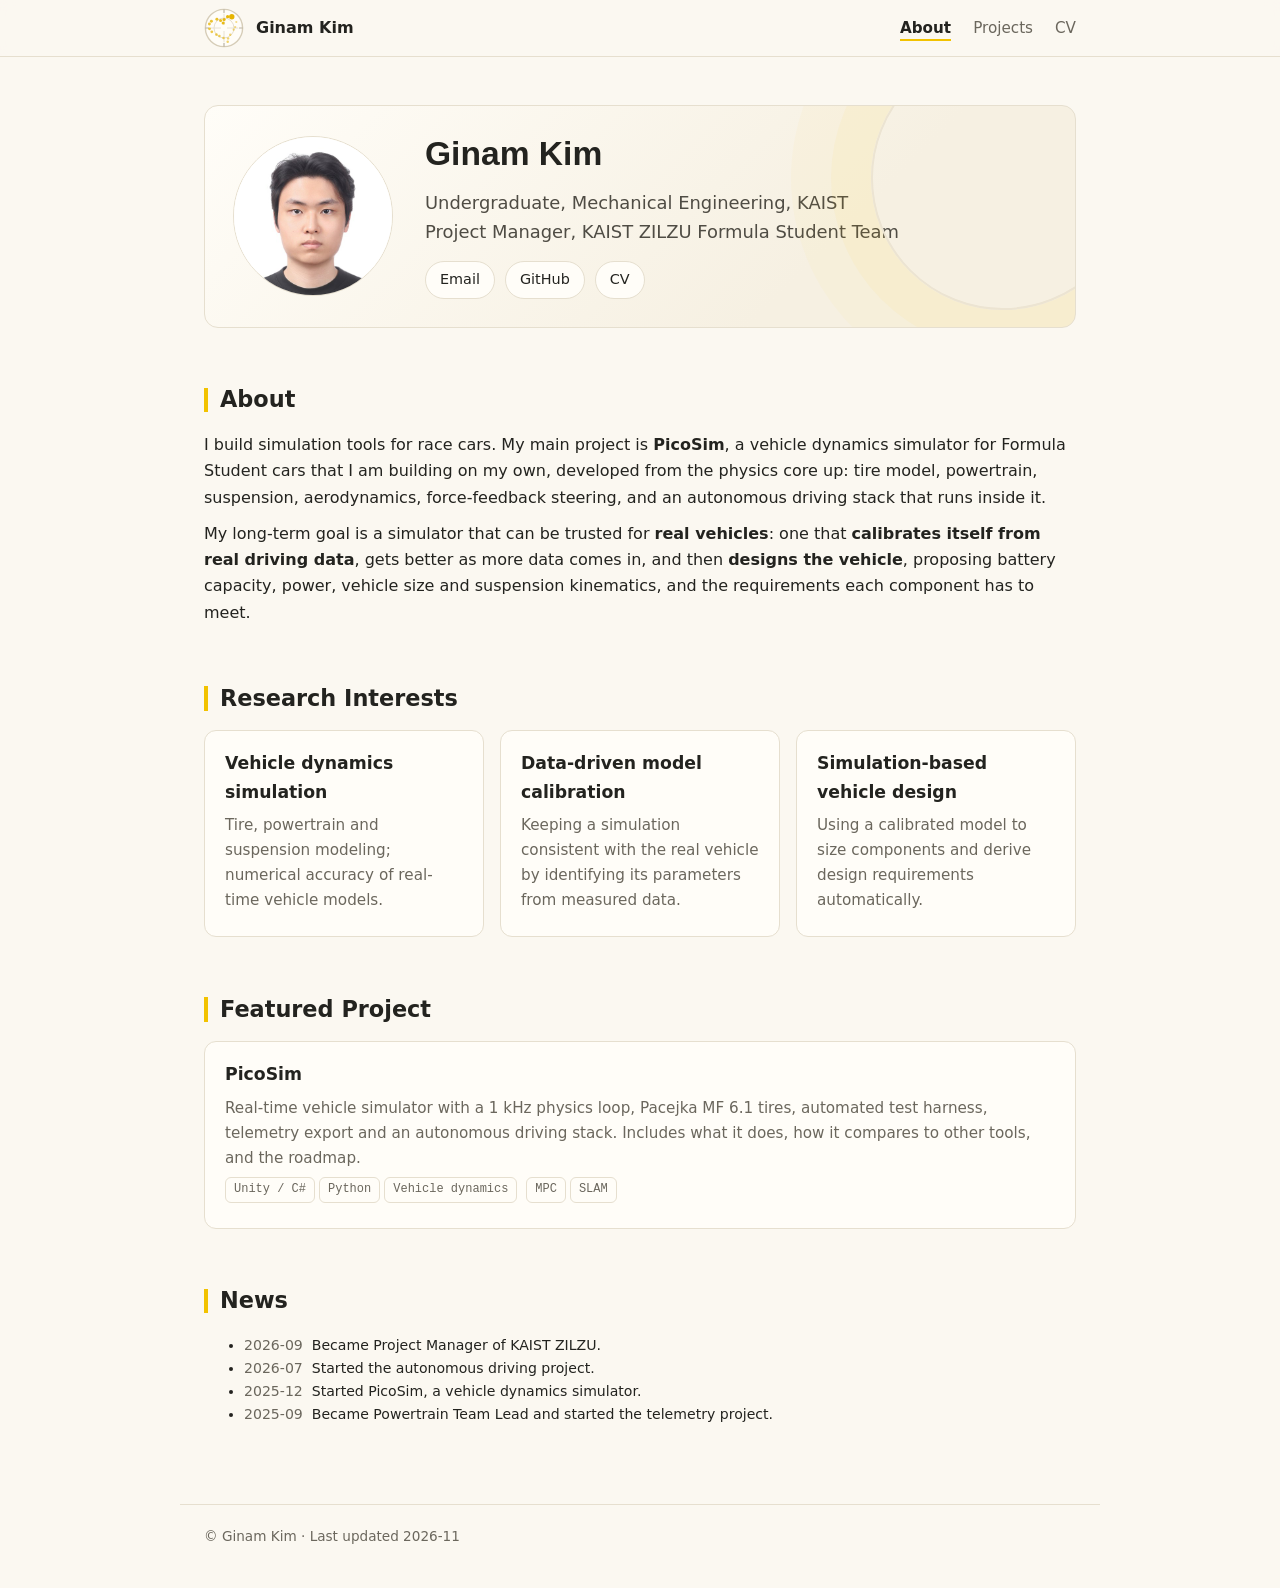
<file: index.html>
<!doctype html>
<html lang="en">
<head>
  <meta charset="utf-8">
  <meta name="viewport" content="width=device-width, initial-scale=1">
  <title>Ginam Kim — Vehicle Dynamics & Simulation</title>
  <meta name="description" content="Undergraduate at KAIST building a vehicle dynamics simulator for Formula Student.">
  <link rel="stylesheet" href="assets/style.css">
</head>
<body>
  <nav class="nav">
    <div class="nav-inner">
      <a class="brand" href="index.html"><svg viewBox="0 0 40 40" fill="none" aria-hidden="true"><circle cx="20" cy="20" r="18.6" fill="#fffdf8" stroke="#d6cdb8" stroke-width="1.4"/><path d="M35.4 20.0L38.2 20.0" stroke="#b9b2a2" stroke-width="1.2" stroke-linecap="round"/><path d="M20.0 35.4L20.0 38.2" stroke="#b9b2a2" stroke-width="1.2" stroke-linecap="round"/><path d="M4.6 20.0L1.8 20.0" stroke="#b9b2a2" stroke-width="1.2" stroke-linecap="round"/><path d="M20.0 4.6L20.0 1.8" stroke="#b9b2a2" stroke-width="1.2" stroke-linecap="round"/><circle cx="20" cy="20" r="10" stroke="#e6dfcf" stroke-width="1"/><path d="M6 20h11M23 20h11M20 6v11M20 23v11" stroke="#e6dfcf" stroke-width="0.9"/><circle cx="32.3" cy="14.0" r="1.08" fill="#e6b400" opacity="0.47"/><circle cx="31.2" cy="19.0" r="1.11" fill="#e6b400" opacity="0.49"/><circle cx="29.7" cy="21.7" r="1.14" fill="#e6b400" opacity="0.51"/><circle cx="26.2" cy="26.7" r="1.18" fill="#e6b400" opacity="0.53"/><circle cx="24.1" cy="30.4" r="1.21" fill="#e6b400" opacity="0.56"/><circle cx="23.7" cy="33.8" r="1.24" fill="#e6b400" opacity="0.59"/><circle cx="19.5" cy="30.1" r="1.27" fill="#e6b400" opacity="0.62"/><circle cx="15.4" cy="28.0" r="1.30" fill="#e6b400" opacity="0.64"/><circle cx="12.4" cy="26.6" r="1.33" fill="#e6b400" opacity="0.67"/><circle cx="7.8" cy="23.8" r="1.37" fill="#e6b400" opacity="0.70"/><circle cx="5.5" cy="20.8" r="1.40" fill="#e6b400" opacity="0.74"/><circle cx="5.4" cy="16.0" r="1.43" fill="#e6b400" opacity="0.77"/><circle cx="7.4" cy="13.2" r="1.46" fill="#e6b400" opacity="0.80"/><circle cx="12.9" cy="11.2" r="1.49" fill="#e6b400" opacity="0.83"/><circle cx="16.6" cy="12.4" r="1.52" fill="#e6b400" opacity="0.86"/><circle cx="19.2" cy="15.0" r="1.56" fill="#e6b400" opacity="0.90"/><circle cx="20.1" cy="11.5" r="1.59" fill="#e6b400" opacity="0.93"/><circle cx="23.6" cy="8.7" r="1.62" fill="#e6b400" opacity="0.97"/><circle cx="27.8" cy="8.7" r="2.7" fill="#e6b400"/></svg>Ginam Kim</a>
      <ul>
        <li><a href="index.html" aria-current="page">About</a></li>
        <li><a href="projects.html">Projects</a></li>
        <li><a href="cv.html">CV</a></li>
      </ul>
    </div>
  </nav>

  <main>
    <section class="hero">
      <div class="avatar"><img src="assets/img/profile.jpg" alt="Ginam Kim"></div>
      <div>
        <h1>Ginam Kim</h1>
        <p class="lead">Undergraduate, Mechanical Engineering, KAIST<br>
          Project Manager, KAIST ZILZU Formula Student Team</p>
        <div class="links">
          <a class="btn" href="mailto:kkn88@kaist.ac.kr">Email</a>
          <a class="btn" href="https://github.com/GKN68">GitHub</a>
          <a class="btn" href="cv.html">CV</a>
        </div>
      </div>
    </section>

    <h2>About</h2>
    <p>
      I build simulation tools for race cars. My main project is <strong>PicoSim</strong>, a vehicle dynamics simulator
      for Formula Student cars that I am building on my own, developed from the physics core up: tire model, powertrain,
      suspension, aerodynamics, force-feedback steering, and an autonomous driving stack that
      runs inside it.
    </p>
    <p>
      My long-term goal is a simulator that can be trusted for <strong>real vehicles</strong>:
      one that <strong>calibrates itself from real driving data</strong>, gets better as more data
      comes in, and then <strong>designs the vehicle</strong>, proposing battery capacity, power,
      vehicle size and suspension kinematics, and the requirements each component has to meet.
    </p>

    <h2>Research Interests</h2>
    <div class="grid">
      <div class="card">
        <h3>Vehicle dynamics simulation</h3>
        <p>Tire, powertrain and suspension modeling; numerical accuracy of real-time vehicle models.</p>
      </div>
      <div class="card">
        <h3>Data-driven model calibration</h3>
        <p>Keeping a simulation consistent with the real vehicle by identifying its parameters from measured data.</p>
      </div>
      <div class="card">
        <h3>Simulation-based vehicle design</h3>
        <p>Using a calibrated model to size components and derive design requirements automatically.</p>
      </div>
    </div>

    <h2>Featured Project</h2>
    <div class="card">
      <h3><a href="simulator.html">PicoSim</a></h3>
      <p>Real-time vehicle simulator with a 1 kHz physics loop, Pacejka MF 6.1 tires, automated test harness,
        telemetry export and an autonomous driving stack. Includes what it does, how it compares to other tools, and the roadmap.</p>
      <p>
        <span class="tag">Unity / C#</span><span class="tag">Python</span><span class="tag">Vehicle dynamics</span>
        <span class="tag">MPC</span><span class="tag">SLAM</span>
      </p>
    </div>

    <h2>News</h2>
    <ul class="small">
      <li><span class="muted">2026-09</span> &nbsp;Became Project Manager of KAIST ZILZU.</li>
      <li><span class="muted">2026-07</span> &nbsp;Started the autonomous driving project.</li>
      <li><span class="muted">2025-12</span> &nbsp;Started PicoSim, a vehicle dynamics simulator.</li>
      <li><span class="muted">2025-09</span> &nbsp;Became Powertrain Team Lead and started the telemetry project.</li>
    </ul>
  </main>

  <footer>© Ginam Kim · Last updated 2026-11</footer>
</body>
</html>
</file>
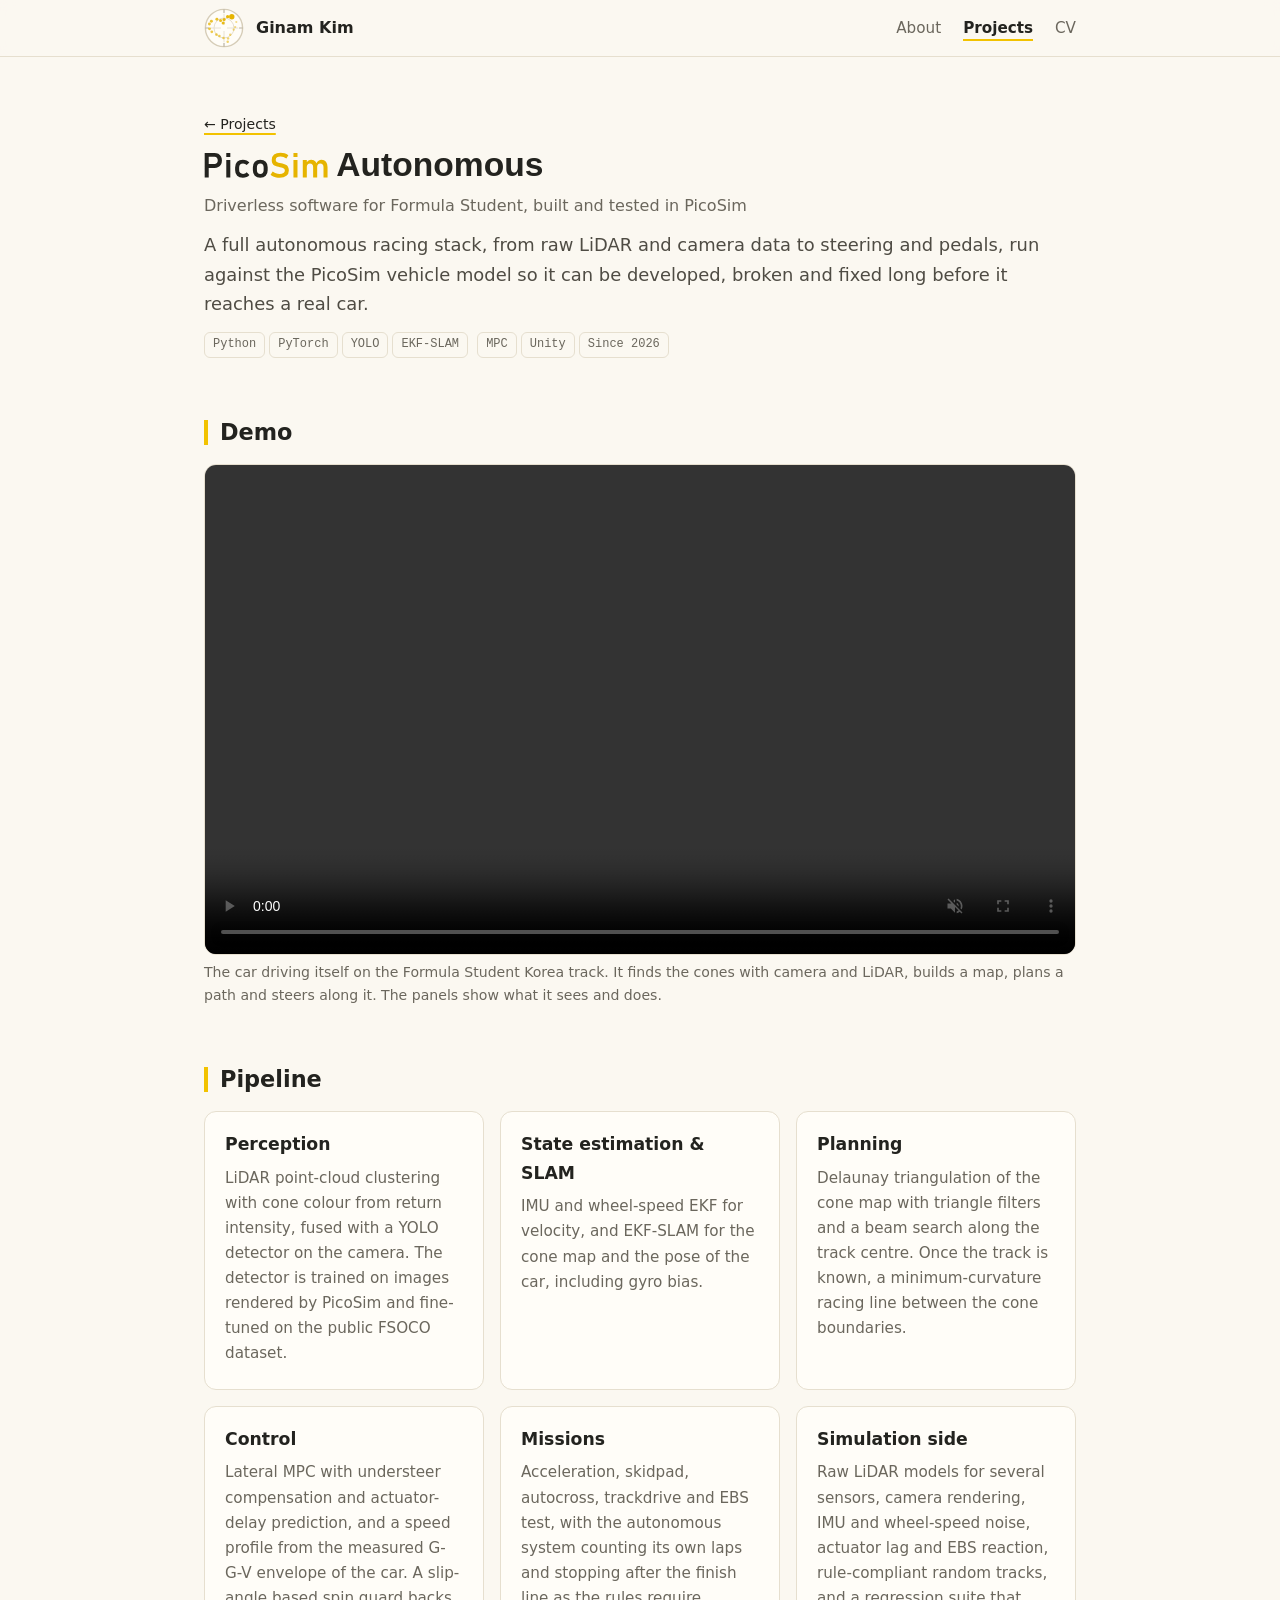
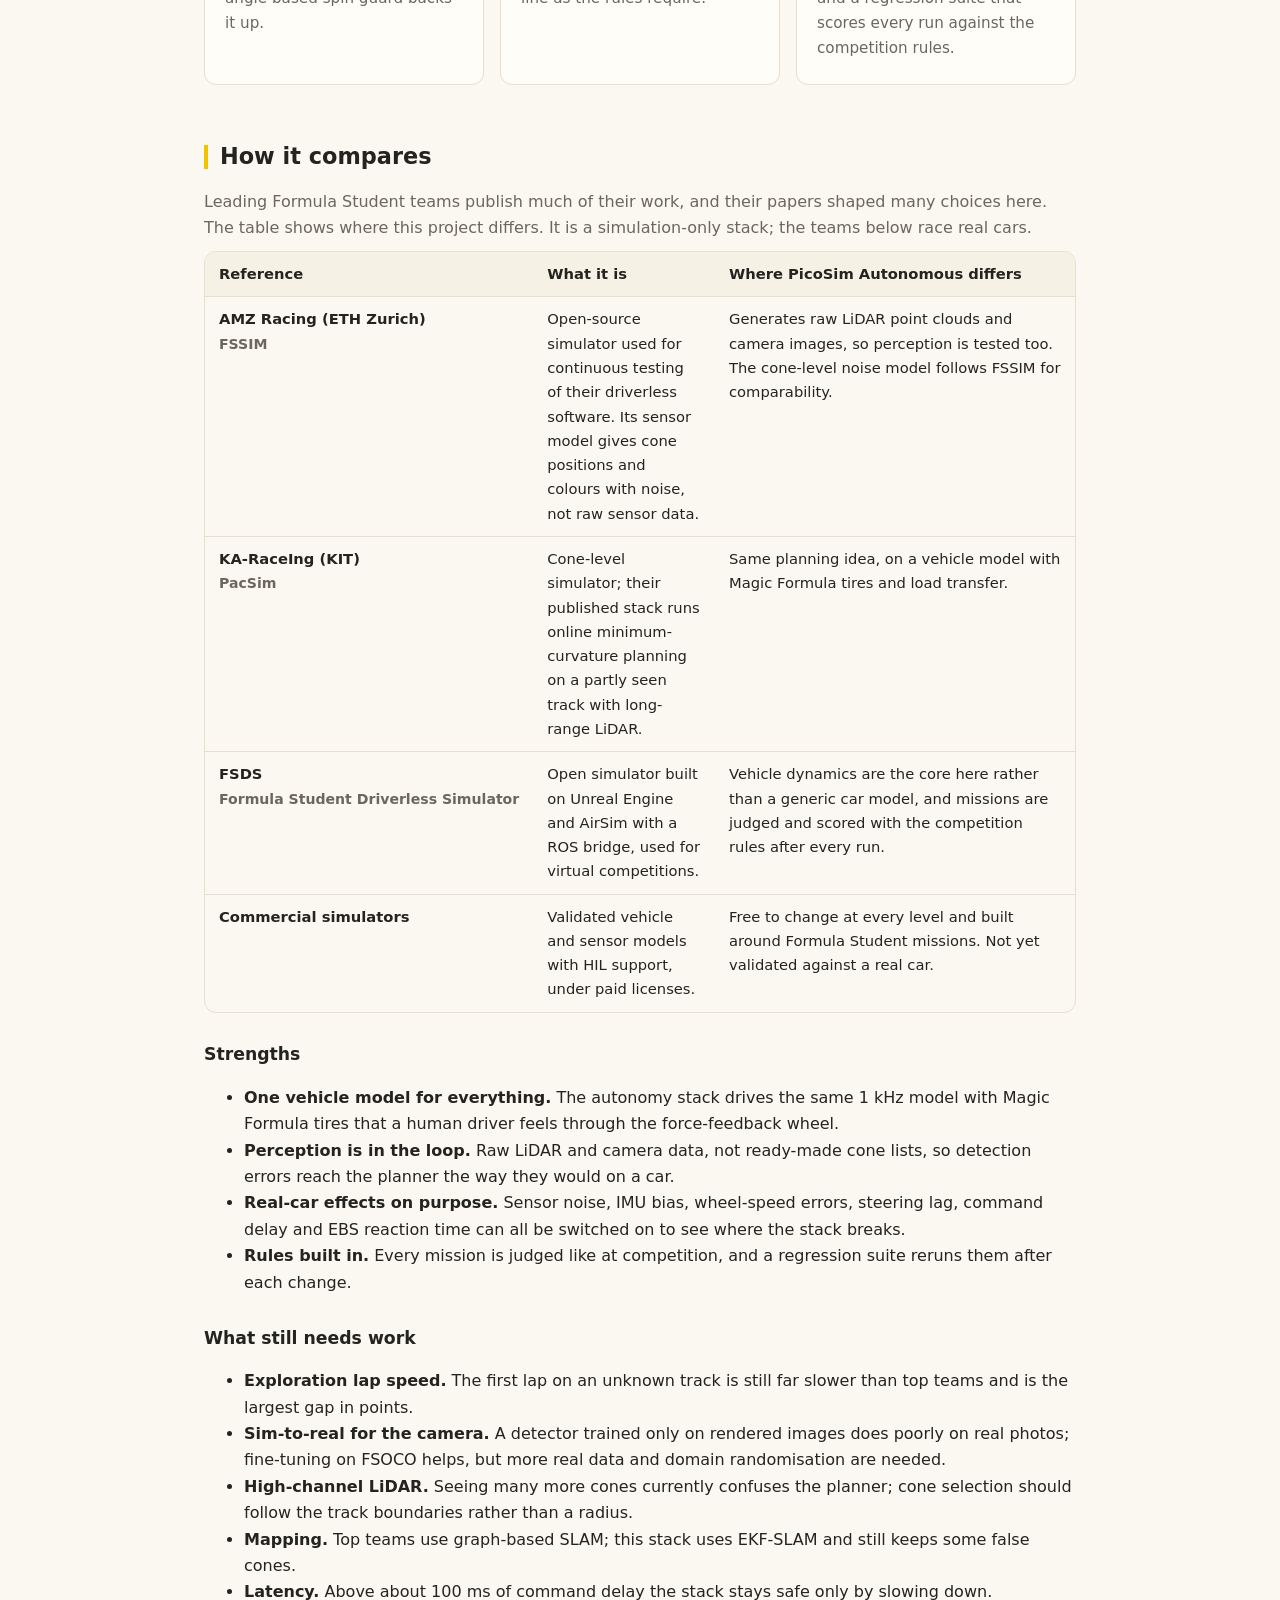
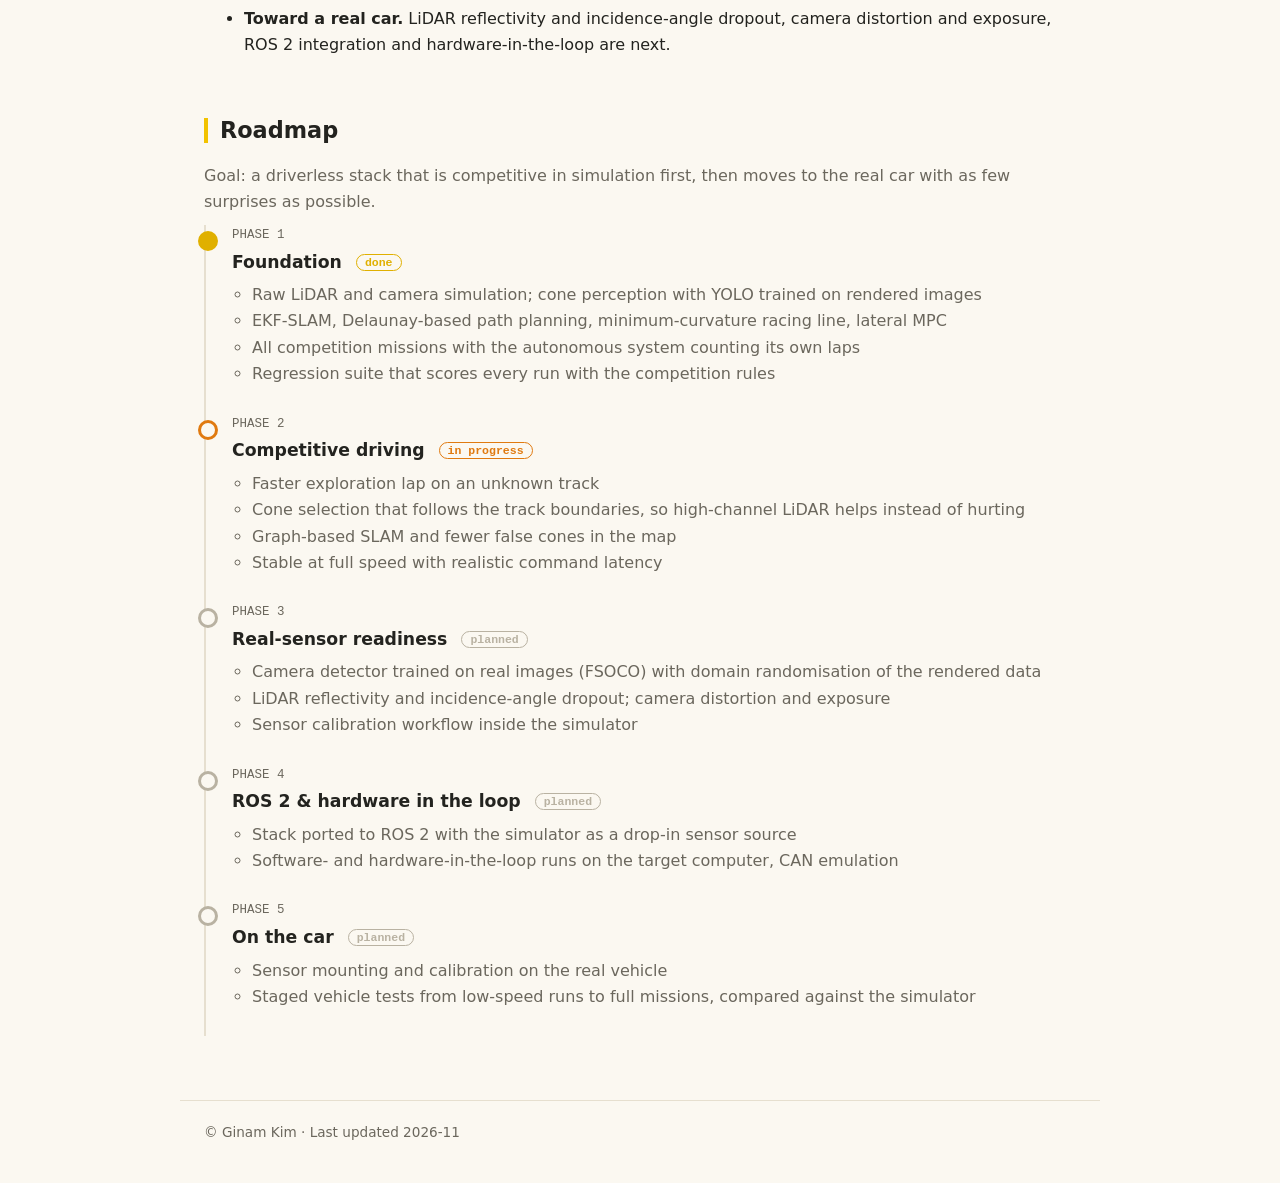
<file: autonomy.html>
<!doctype html>
<html lang="en">
<head>
  <meta charset="utf-8">
  <meta name="viewport" content="width=device-width, initial-scale=1">
  <title>PicoSim Autonomous — Ginam Kim</title>
  <meta name="description" content="Autonomous driving stack for Formula Student Driverless, developed and tested in the PicoSim simulator.">
  <link rel="stylesheet" href="assets/style.css">
</head>
<body>
  <nav class="nav">
    <div class="nav-inner">
      <a class="brand" href="index.html"><svg viewBox="0 0 40 40" fill="none" aria-hidden="true"><circle cx="20" cy="20" r="18.6" fill="#fffdf8" stroke="#d6cdb8" stroke-width="1.4"/><path d="M35.4 20.0L38.2 20.0" stroke="#b9b2a2" stroke-width="1.2" stroke-linecap="round"/><path d="M20.0 35.4L20.0 38.2" stroke="#b9b2a2" stroke-width="1.2" stroke-linecap="round"/><path d="M4.6 20.0L1.8 20.0" stroke="#b9b2a2" stroke-width="1.2" stroke-linecap="round"/><path d="M20.0 4.6L20.0 1.8" stroke="#b9b2a2" stroke-width="1.2" stroke-linecap="round"/><circle cx="20" cy="20" r="10" stroke="#e6dfcf" stroke-width="1"/><path d="M6 20h11M23 20h11M20 6v11M20 23v11" stroke="#e6dfcf" stroke-width="0.9"/><circle cx="32.3" cy="14.0" r="1.08" fill="#e6b400" opacity="0.47"/><circle cx="31.2" cy="19.0" r="1.11" fill="#e6b400" opacity="0.49"/><circle cx="29.7" cy="21.7" r="1.14" fill="#e6b400" opacity="0.51"/><circle cx="26.2" cy="26.7" r="1.18" fill="#e6b400" opacity="0.53"/><circle cx="24.1" cy="30.4" r="1.21" fill="#e6b400" opacity="0.56"/><circle cx="23.7" cy="33.8" r="1.24" fill="#e6b400" opacity="0.59"/><circle cx="19.5" cy="30.1" r="1.27" fill="#e6b400" opacity="0.62"/><circle cx="15.4" cy="28.0" r="1.30" fill="#e6b400" opacity="0.64"/><circle cx="12.4" cy="26.6" r="1.33" fill="#e6b400" opacity="0.67"/><circle cx="7.8" cy="23.8" r="1.37" fill="#e6b400" opacity="0.70"/><circle cx="5.5" cy="20.8" r="1.40" fill="#e6b400" opacity="0.74"/><circle cx="5.4" cy="16.0" r="1.43" fill="#e6b400" opacity="0.77"/><circle cx="7.4" cy="13.2" r="1.46" fill="#e6b400" opacity="0.80"/><circle cx="12.9" cy="11.2" r="1.49" fill="#e6b400" opacity="0.83"/><circle cx="16.6" cy="12.4" r="1.52" fill="#e6b400" opacity="0.86"/><circle cx="19.2" cy="15.0" r="1.56" fill="#e6b400" opacity="0.90"/><circle cx="20.1" cy="11.5" r="1.59" fill="#e6b400" opacity="0.93"/><circle cx="23.6" cy="8.7" r="1.62" fill="#e6b400" opacity="0.97"/><circle cx="27.8" cy="8.7" r="2.7" fill="#e6b400"/></svg>Ginam Kim</a>
      <ul>
        <li><a href="index.html">About</a></li>
        <li><a href="projects.html" aria-current="page">Projects</a></li>
        <li><a href="cv.html">CV</a></li>
      </ul>
    </div>
  </nav>

  <main>
    <p class="small"><a href="projects.html">← Projects</a></p>
    <h1 class="h1-small-wm"><svg class="wm" viewBox="130 -1509 7344 1549" role="img" aria-label="PicoSim"><path d="M285 -564V-793H750Q837 -793 890.25 -852.3399999999999Q943.5 -911.68 943.5 -1008.0Q943.5 -1106.5 890.5282805429864 -1165.75Q837.5565610859728 -1225.0 750 -1225H285V-1454H743Q877.9205607476636 -1454.0 978.2102803738318 -1398.5Q1078.5 -1343.0 1134.25 -1243.0Q1190 -1143 1190 -1008Q1190 -874 1134.159836065574 -774.0Q1078.3196721311476 -674.0 977.9098360655738 -619.0Q877.5 -564.0 743 -564ZM170 0V-1454H409V0ZM1447.5 -1215.0V-1454.0H1686.5V-1215.0ZM1447.5 0.0V-1038.0H1686.5V0.0ZM2428 15Q2209.5 15.0 2089.25 -106.92461197339246Q1969.0 -228.84922394678492 1969 -451V-592Q1969.0 -812.1636771300448 2089.175131348511 -932.5818385650224Q2209.3502626970226 -1053.0 2428.2224168126095 -1053.0Q2553 -1053 2653.700787401575 -1010.0Q2754.4015748031497 -967.0 2814 -887L2652 -735Q2612.0 -777.5 2556.868852459016 -800.75Q2501.7377049180327 -824.0 2441 -824Q2330.1370967741937 -824.0 2269.0685483870966 -763.2380952380952Q2208.0 -702.4761904761905 2208 -592V-451Q2208.0 -337.5719844357977 2269.0685483870966 -275.78599221789887Q2330.1370967741937 -214.0 2441 -214Q2501.6858407079644 -214.0 2556.7699115044247 -239.0810810810811Q2611.853982300885 -264.1621621621622 2652 -310L2814 -148Q2754.521568627451 -70.0 2653.5107843137257 -27.5Q2552.5 15.0 2428 15ZM3457 15Q3248.233644859813 15.0 3133.6168224299063 -103.5Q3019 -222 3019 -437V-606Q3019 -819 3133.6168224299063 -936.0Q3248.233644859813 -1053.0 3457 -1053Q3665.766355140187 -1053.0 3780.3831775700937 -936.0Q3895 -819 3895 -606V-434Q3895 -220 3780.3831775700937 -102.5Q3665.766355140187 15.0 3457 15ZM3456.622356495468 -214.0Q3551.5 -214.0 3603.75 -271.80392156862746Q3656.0 -329.6078431372549 3656 -434V-606Q3656 -710 3603.75 -767.0Q3551.5 -824.0 3456.622356495468 -824.0Q3362.631419939577 -824.0 3310.3157099697883 -767.0Q3258 -710 3258 -606V-434Q3258.0 -329.6078431372549 3310.3157099697883 -271.80392156862746Q3362.631419939577 -214.0 3456.622356495468 -214.0Z" fill="#23231f"/><path d="M4602 15Q4497 15 4400.5 -5.5Q4304 -26 4219.75 -66.25Q4135.5 -106.5 4065 -165L4192 -356Q4275.5 -285.5 4380.5 -248.75Q4485.5 -212.0 4602 -212Q4748 -212 4828.5 -264.25Q4909.0 -316.5 4909 -411V-412Q4909 -485 4868.5 -523.75Q4828.0 -562.5 4762.0 -581.25Q4696 -600 4618.0 -612.5Q4534.5 -626.0 4449.25 -645.25Q4364.0 -664.5 4292.5 -706.0Q4221.0 -747.5 4177.5 -825.0Q4134.0 -902.5 4134 -1032V-1033Q4134 -1241 4271.5 -1355.0Q4409 -1469 4660 -1469Q4777.5 -1469.0 4894.5 -1430.5Q5011.5 -1392.0 5117 -1317L5001 -1120Q4917.5 -1180.5 4830.5 -1211.25Q4743.5 -1242.0 4660 -1242Q4522.5 -1242.0 4446.75 -1191.5Q4371 -1141 4371 -1049V-1048Q4371 -972 4415.5 -932.5Q4460 -893 4531.75 -874.0Q4603.5 -855.0 4686.0 -838.5Q4768.0 -822.5 4849.5 -799.5Q4931.0 -776.5 4998.25 -733.25Q5065.5 -690.0 5105.75 -614.5Q5146 -539 5146 -418V-416Q5146.0 -210.5 5003.5 -97.75Q4861 15 4602 15ZM5418.5 -1215.0V-1454.0H5657.5V-1215.0ZM5418.5 0.0V-1038.0H5657.5V0.0ZM7195 0V-614Q7195.0 -714.4347826086956 7145.009216589862 -769.2173913043478Q7095.018433179724 -824.0 7003 -824Q6916 -824 6868.75 -771.2252252252252Q6821.5 -718.4504504504505 6821.5 -622.0L6775.5 -842.0Q6825.092833876221 -943.5925925925926 6904.441368078176 -998.2962962962963Q6983.78990228013 -1053.0 7080 -1053Q7249 -1053 7341.5 -938.581560283688Q7434.0 -824.1631205673759 7434 -615V0ZM5970 0V-1038H6209V0ZM6582.5 0.0V-614.0Q6582.5 -714.4347826086956 6533.25 -769.2173913043478Q6484 -824 6393 -824Q6304.9617224880385 -824.0 6256.980861244019 -776.2475247524753Q6209.0 -728.4950495049505 6209 -642L6188 -857Q6234.5 -951.0 6307.5 -1002.0Q6380.5 -1053.0 6475.143835616438 -1053.0Q6640.267123287671 -1053.0 6730.8835616438355 -938.581560283688Q6821.5 -824.1631205673759 6821.5 -615.0V0.0Z" fill="#e6b400"/></svg> Autonomous</h1>
    <p class="muted" style="margin-top:-6px">Driverless software for Formula Student, built and tested in PicoSim</p>
    <p class="lead">
      A full autonomous racing stack, from raw LiDAR and camera data to steering and pedals, run against
      the PicoSim vehicle model so it can be developed, broken and fixed long before it reaches a real car.
    </p>
    <p>
      <span class="tag">Python</span><span class="tag">PyTorch</span><span class="tag">YOLO</span><span class="tag">EKF-SLAM</span>
      <span class="tag">MPC</span><span class="tag">Unity</span><span class="tag">Since 2026</span>
    </p>

    <h2>Demo</h2>
    <figure style="margin:0">
      <div class="video">
        <video src="assets/videos/autonomy_demo.mp4" controls muted playsinline loop preload="metadata"></video>
      </div>
      <figcaption>The car driving itself on the Formula Student Korea track. It finds the cones with camera and LiDAR,
        builds a map, plans a path and steers along it. The panels show what it sees and does.</figcaption>
    </figure>

    <h2>Pipeline</h2>
    <div class="grid">
      <div class="card">
        <h3>Perception</h3>
        <p>LiDAR point-cloud clustering with cone colour from return intensity, fused with a YOLO detector on the camera.
          The detector is trained on images rendered by PicoSim and fine-tuned on the public FSOCO dataset.</p>
      </div>
      <div class="card">
        <h3>State estimation &amp; SLAM</h3>
        <p>IMU and wheel-speed EKF for velocity, and EKF-SLAM for the cone map and the pose of the car, including gyro bias.</p>
      </div>
      <div class="card">
        <h3>Planning</h3>
        <p>Delaunay triangulation of the cone map with triangle filters and a beam search along the track centre.
          Once the track is known, a minimum-curvature racing line between the cone boundaries.</p>
      </div>
      <div class="card">
        <h3>Control</h3>
        <p>Lateral MPC with understeer compensation and actuator-delay prediction, and a speed profile from the measured
          G-G-V envelope of the car. A slip-angle based spin guard backs it up.</p>
      </div>
      <div class="card">
        <h3>Missions</h3>
        <p>Acceleration, skidpad, autocross, trackdrive and EBS test, with the autonomous system counting its own laps
          and stopping after the finish line as the rules require.</p>
      </div>
      <div class="card">
        <h3>Simulation side</h3>
        <p>Raw LiDAR models for several sensors, camera rendering, IMU and wheel-speed noise, actuator lag and EBS
          reaction, rule-compliant random tracks, and a regression suite that scores every run against the competition rules.</p>
      </div>
    </div>

    <h2>How it compares</h2>
    <p class="muted">
      Leading Formula Student teams publish much of their work, and their papers shaped many choices here. The table shows
      where this project differs. It is a simulation-only stack; the teams below race real cars.
    </p>
    <div class="table-wrap">
      <table>
        <thead><tr><th>Reference</th><th>What it is</th><th>Where PicoSim Autonomous differs</th></tr></thead>
        <tbody>
          <tr><td>AMZ Racing (ETH Zurich)<br><span class="muted small">FSSIM</span></td>
            <td>Open-source simulator used for continuous testing of their driverless software. Its sensor model gives cone
              positions and colours with noise, not raw sensor data.</td>
            <td>Generates raw LiDAR point clouds and camera images, so perception is tested too. The cone-level noise model
              follows FSSIM for comparability.</td></tr>
          <tr><td>KA-RaceIng (KIT)<br><span class="muted small">PacSim</span></td>
            <td>Cone-level simulator; their published stack runs online minimum-curvature planning on a partly seen track
              with long-range LiDAR.</td>
            <td>Same planning idea, on a vehicle model with Magic Formula tires and load transfer.</td></tr>
          <tr><td>FSDS<br><span class="muted small">Formula Student Driverless Simulator</span></td>
            <td>Open simulator built on Unreal Engine and AirSim with a ROS bridge, used for virtual competitions.</td>
            <td>Vehicle dynamics are the core here rather than a generic car model, and missions are judged and scored with
              the competition rules after every run.</td></tr>
          <tr><td>Commercial simulators</td>
            <td>Validated vehicle and sensor models with HIL support, under paid licenses.</td>
            <td>Free to change at every level and built around Formula Student missions. Not yet validated against a real car.</td></tr>
        </tbody>
      </table>
    </div>

    <h3>Strengths</h3>
    <ul>
      <li><strong>One vehicle model for everything.</strong> The autonomy stack drives the same 1 kHz model with Magic Formula
        tires that a human driver feels through the force-feedback wheel.</li>
      <li><strong>Perception is in the loop.</strong> Raw LiDAR and camera data, not ready-made cone lists, so detection errors
        reach the planner the way they would on a car.</li>
      <li><strong>Real-car effects on purpose.</strong> Sensor noise, IMU bias, wheel-speed errors, steering lag, command delay
        and EBS reaction time can all be switched on to see where the stack breaks.</li>
      <li><strong>Rules built in.</strong> Every mission is judged like at competition, and a regression suite reruns them
        after each change.</li>
    </ul>

    <h3>What still needs work</h3>
    <ul>
      <li><strong>Exploration lap speed.</strong> The first lap on an unknown track is still far slower than top teams and is
        the largest gap in points.</li>
      <li><strong>Sim-to-real for the camera.</strong> A detector trained only on rendered images does poorly on real photos;
        fine-tuning on FSOCO helps, but more real data and domain randomisation are needed.</li>
      <li><strong>High-channel LiDAR.</strong> Seeing many more cones currently confuses the planner; cone selection should
        follow the track boundaries rather than a radius.</li>
      <li><strong>Mapping.</strong> Top teams use graph-based SLAM; this stack uses EKF-SLAM and still keeps some false cones.</li>
      <li><strong>Latency.</strong> Above about 100 ms of command delay the stack stays safe only by slowing down.</li>
      <li><strong>Toward a real car.</strong> LiDAR reflectivity and incidence-angle dropout, camera distortion and exposure,
        ROS 2 integration and hardware-in-the-loop are next.</li>
    </ul>

    <h2 id="roadmap">Roadmap</h2>
    <p class="muted">
      Goal: a driverless stack that is competitive in simulation first, then moves to the real car with as few surprises as possible.
    </p>
    <ol class="roadmap">
      <li class="done">
        <div class="phase">PHASE 1</div>
        <h3>Foundation <span class="status done">done</span></h3>
        <ul>
          <li>Raw LiDAR and camera simulation; cone perception with YOLO trained on rendered images</li>
          <li>EKF-SLAM, Delaunay-based path planning, minimum-curvature racing line, lateral MPC</li>
          <li>All competition missions with the autonomous system counting its own laps</li>
          <li>Regression suite that scores every run with the competition rules</li>
        </ul>
      </li>
      <li class="now">
        <div class="phase">PHASE 2</div>
        <h3>Competitive driving <span class="status now">in progress</span></h3>
        <ul>
          <li>Faster exploration lap on an unknown track</li>
          <li>Cone selection that follows the track boundaries, so high-channel LiDAR helps instead of hurting</li>
          <li>Graph-based SLAM and fewer false cones in the map</li>
          <li>Stable at full speed with realistic command latency</li>
        </ul>
      </li>
      <li>
        <div class="phase">PHASE 3</div>
        <h3>Real-sensor readiness <span class="status next">planned</span></h3>
        <ul>
          <li>Camera detector trained on real images (FSOCO) with domain randomisation of the rendered data</li>
          <li>LiDAR reflectivity and incidence-angle dropout; camera distortion and exposure</li>
          <li>Sensor calibration workflow inside the simulator</li>
        </ul>
      </li>
      <li>
        <div class="phase">PHASE 4</div>
        <h3>ROS 2 &amp; hardware in the loop <span class="status next">planned</span></h3>
        <ul>
          <li>Stack ported to ROS 2 with the simulator as a drop-in sensor source</li>
          <li>Software- and hardware-in-the-loop runs on the target computer, CAN emulation</li>
        </ul>
      </li>
      <li>
        <div class="phase">PHASE 5</div>
        <h3>On the car <span class="status next">planned</span></h3>
        <ul>
          <li>Sensor mounting and calibration on the real vehicle</li>
          <li>Staged vehicle tests from low-speed runs to full missions, compared against the simulator</li>
        </ul>
      </li>
    </ol>
  </main>

  <footer>© Ginam Kim · Last updated 2026-11</footer>
</body>
</html>
</file>
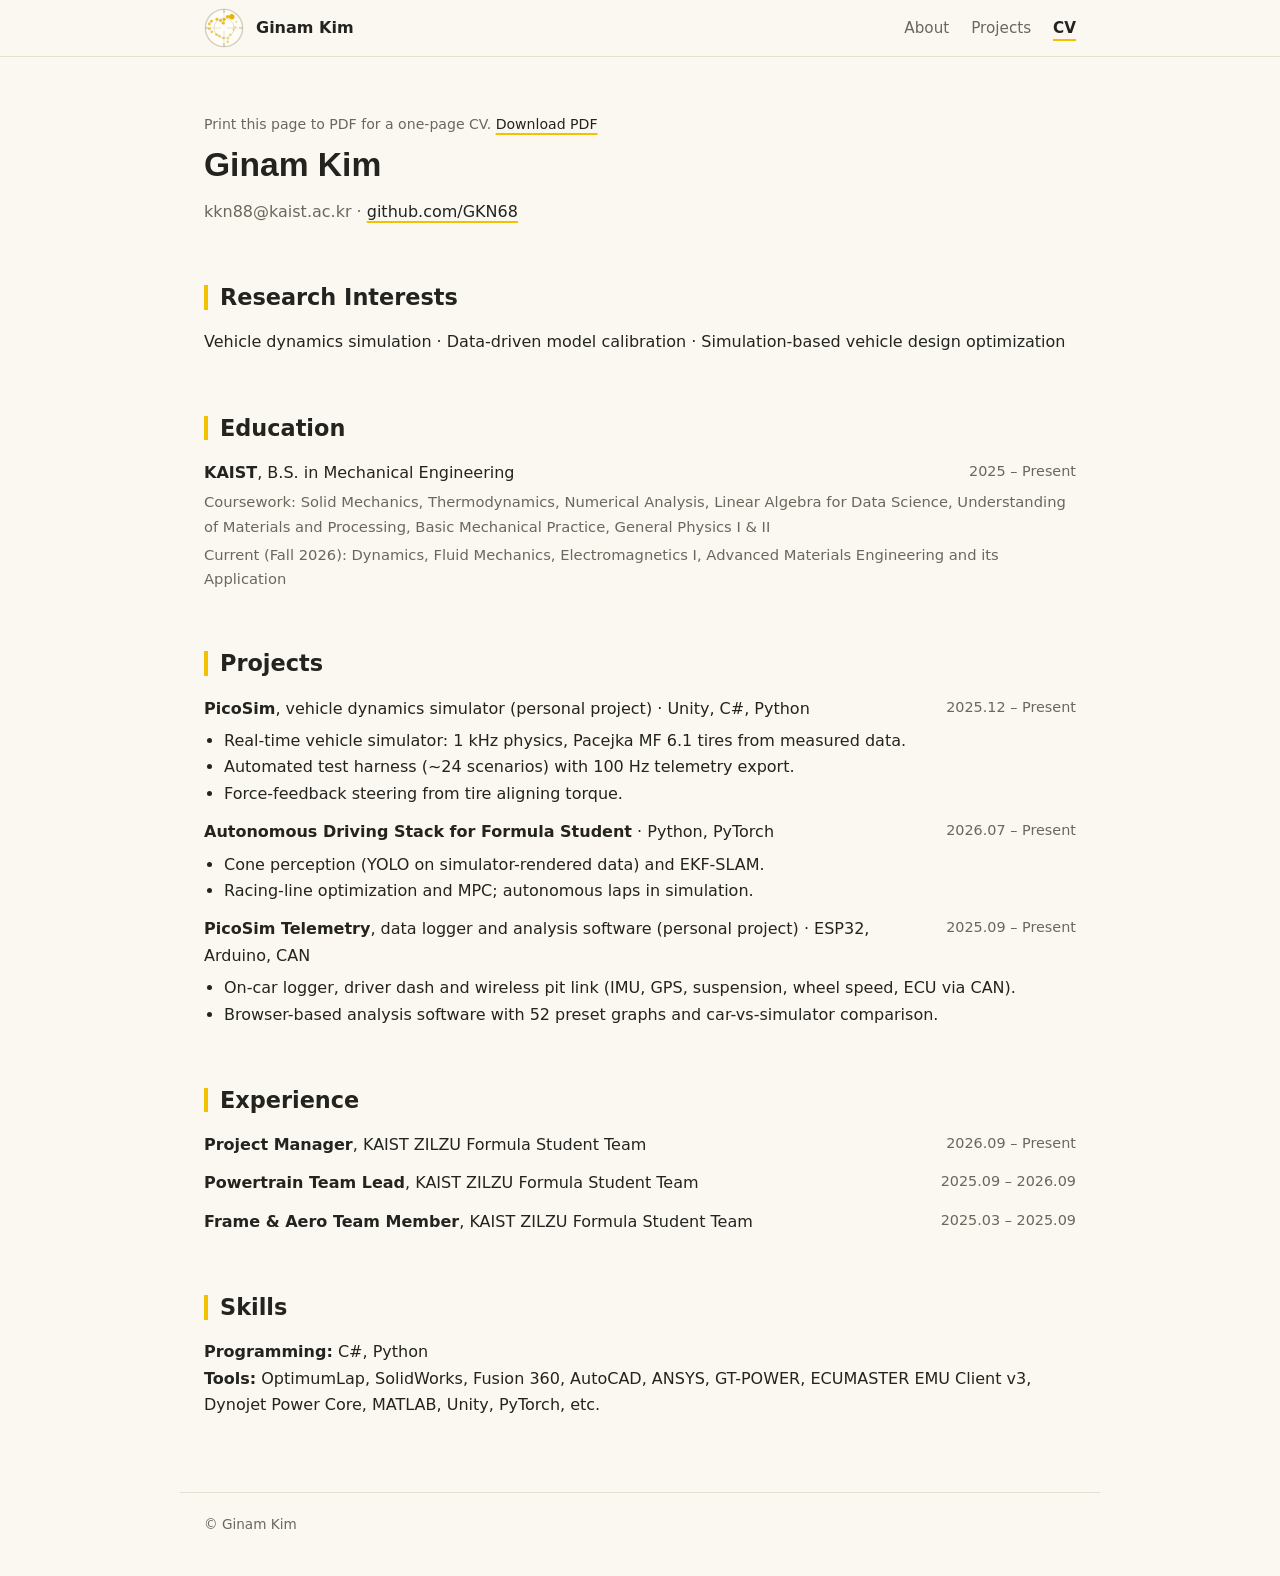
<file: cv.html>
<!doctype html>
<html lang="en">
<head>
  <meta charset="utf-8">
  <meta name="viewport" content="width=device-width, initial-scale=1">
  <title>CV — Ginam Kim</title>
  <link rel="stylesheet" href="assets/style.css">
</head>
<body>
  <nav class="nav">
    <div class="nav-inner">
      <a class="brand" href="index.html"><svg viewBox="0 0 40 40" fill="none" aria-hidden="true"><circle cx="20" cy="20" r="18.6" fill="#fffdf8" stroke="#d6cdb8" stroke-width="1.4"/><path d="M35.4 20.0L38.2 20.0" stroke="#b9b2a2" stroke-width="1.2" stroke-linecap="round"/><path d="M20.0 35.4L20.0 38.2" stroke="#b9b2a2" stroke-width="1.2" stroke-linecap="round"/><path d="M4.6 20.0L1.8 20.0" stroke="#b9b2a2" stroke-width="1.2" stroke-linecap="round"/><path d="M20.0 4.6L20.0 1.8" stroke="#b9b2a2" stroke-width="1.2" stroke-linecap="round"/><circle cx="20" cy="20" r="10" stroke="#e6dfcf" stroke-width="1"/><path d="M6 20h11M23 20h11M20 6v11M20 23v11" stroke="#e6dfcf" stroke-width="0.9"/><circle cx="32.3" cy="14.0" r="1.08" fill="#e6b400" opacity="0.47"/><circle cx="31.2" cy="19.0" r="1.11" fill="#e6b400" opacity="0.49"/><circle cx="29.7" cy="21.7" r="1.14" fill="#e6b400" opacity="0.51"/><circle cx="26.2" cy="26.7" r="1.18" fill="#e6b400" opacity="0.53"/><circle cx="24.1" cy="30.4" r="1.21" fill="#e6b400" opacity="0.56"/><circle cx="23.7" cy="33.8" r="1.24" fill="#e6b400" opacity="0.59"/><circle cx="19.5" cy="30.1" r="1.27" fill="#e6b400" opacity="0.62"/><circle cx="15.4" cy="28.0" r="1.30" fill="#e6b400" opacity="0.64"/><circle cx="12.4" cy="26.6" r="1.33" fill="#e6b400" opacity="0.67"/><circle cx="7.8" cy="23.8" r="1.37" fill="#e6b400" opacity="0.70"/><circle cx="5.5" cy="20.8" r="1.40" fill="#e6b400" opacity="0.74"/><circle cx="5.4" cy="16.0" r="1.43" fill="#e6b400" opacity="0.77"/><circle cx="7.4" cy="13.2" r="1.46" fill="#e6b400" opacity="0.80"/><circle cx="12.9" cy="11.2" r="1.49" fill="#e6b400" opacity="0.83"/><circle cx="16.6" cy="12.4" r="1.52" fill="#e6b400" opacity="0.86"/><circle cx="19.2" cy="15.0" r="1.56" fill="#e6b400" opacity="0.90"/><circle cx="20.1" cy="11.5" r="1.59" fill="#e6b400" opacity="0.93"/><circle cx="23.6" cy="8.7" r="1.62" fill="#e6b400" opacity="0.97"/><circle cx="27.8" cy="8.7" r="2.7" fill="#e6b400"/></svg>Ginam Kim</a>
      <ul>
        <li><a href="index.html">About</a></li>
        <li><a href="projects.html">Projects</a></li>
        <li><a href="cv.html" aria-current="page">CV</a></li>
      </ul>
    </div>
  </nav>

  <main>
    <!-- Yellow highlights = fill in. To make a PDF: open this page in a browser → Print → Save as PDF
         (the navigation bar and highlights are removed automatically when printing). -->
    <p class="no-print small muted">
      Print this page to PDF for a one-page CV. <a href="assets/cv.pdf">Download PDF</a>
    </p>

    <h1>Ginam Kim</h1>
    <p class="muted">
      kkn88@kaist.ac.kr · <a href="https://github.com/GKN68">github.com/GKN68</a>
    </p>

    <section class="cv-section">
      <h2>Research Interests</h2>
      <p>Vehicle dynamics simulation · Data-driven model calibration · Simulation-based vehicle design optimization</p>
    </section>

    <section class="cv-section">
      <h2>Education</h2>
      <div class="cv-item">
        <div><strong>KAIST</strong>, B.S. in Mechanical Engineering</div>
        <div class="when">2025 – Present</div>
        <div class="sub">Coursework: Solid Mechanics, Thermodynamics, Numerical Analysis, Linear Algebra for Data Science,
          Understanding of Materials and Processing, Basic Mechanical Practice, General Physics I &amp; II</div>
        <div class="sub">Current (Fall 2026): Dynamics, Fluid Mechanics, Electromagnetics I, Advanced Materials Engineering and its Application</div>
      </div>
    </section>

    <section class="cv-section">
      <h2>Projects</h2>

      <div class="cv-item">
        <div><strong>PicoSim</strong>, vehicle dynamics simulator (personal project) · Unity, C#, Python</div>
        <div class="when">2025.12 – Present</div>
        <ul>
          <li>Real-time vehicle simulator: 1 kHz physics, Pacejka MF 6.1 tires from measured data.</li>
          <li>Automated test harness (~24 scenarios) with 100 Hz telemetry export.</li>
          <li>Force-feedback steering from tire aligning torque.</li>
        </ul>
      </div>

      <div class="cv-item">
        <div><strong>Autonomous Driving Stack for Formula Student</strong> · Python, PyTorch</div>
        <div class="when">2026.07 – Present</div>
        <ul>
          <li>Cone perception (YOLO on simulator-rendered data) and EKF-SLAM.</li>
          <li>Racing-line optimization and MPC; autonomous laps in simulation.</li>
        </ul>
      </div>

      <div class="cv-item">
        <div><strong>PicoSim Telemetry</strong>, data logger and analysis software (personal project) · ESP32, Arduino, CAN</div>
        <div class="when">2025.09 – Present</div>
        <ul>
          <li>On-car logger, driver dash and wireless pit link (IMU, GPS, suspension, wheel speed, ECU via CAN).</li>
          <li>Browser-based analysis software with 52 preset graphs and car-vs-simulator comparison.</li>
        </ul>
      </div>    </section>

    <section class="cv-section">
      <h2>Experience</h2>
      <div class="cv-item">
        <div><strong>Project Manager</strong>, KAIST ZILZU Formula Student Team</div>
        <div class="when">2026.09 – Present</div>
      </div>
      <div class="cv-item">
        <div><strong>Powertrain Team Lead</strong>, KAIST ZILZU Formula Student Team</div>
        <div class="when">2025.09 – 2026.09</div>
      </div>
      <div class="cv-item">
        <div><strong>Frame &amp; Aero Team Member</strong>, KAIST ZILZU Formula Student Team</div>
        <div class="when">2025.03 – 2025.09</div>
      </div>
    </section>

    <section class="cv-section">
      <h2>Skills</h2>
      <p><strong>Programming:</strong> C#, Python<br>
         <strong>Tools:</strong> OptimumLap, SolidWorks, Fusion 360, AutoCAD, ANSYS, GT-POWER, ECUMASTER EMU Client v3, Dynojet Power Core, MATLAB, Unity, PyTorch, etc.</p>
    </section>
  </main>

  <footer>© Ginam Kim</footer>
</body>
</html>
</file>
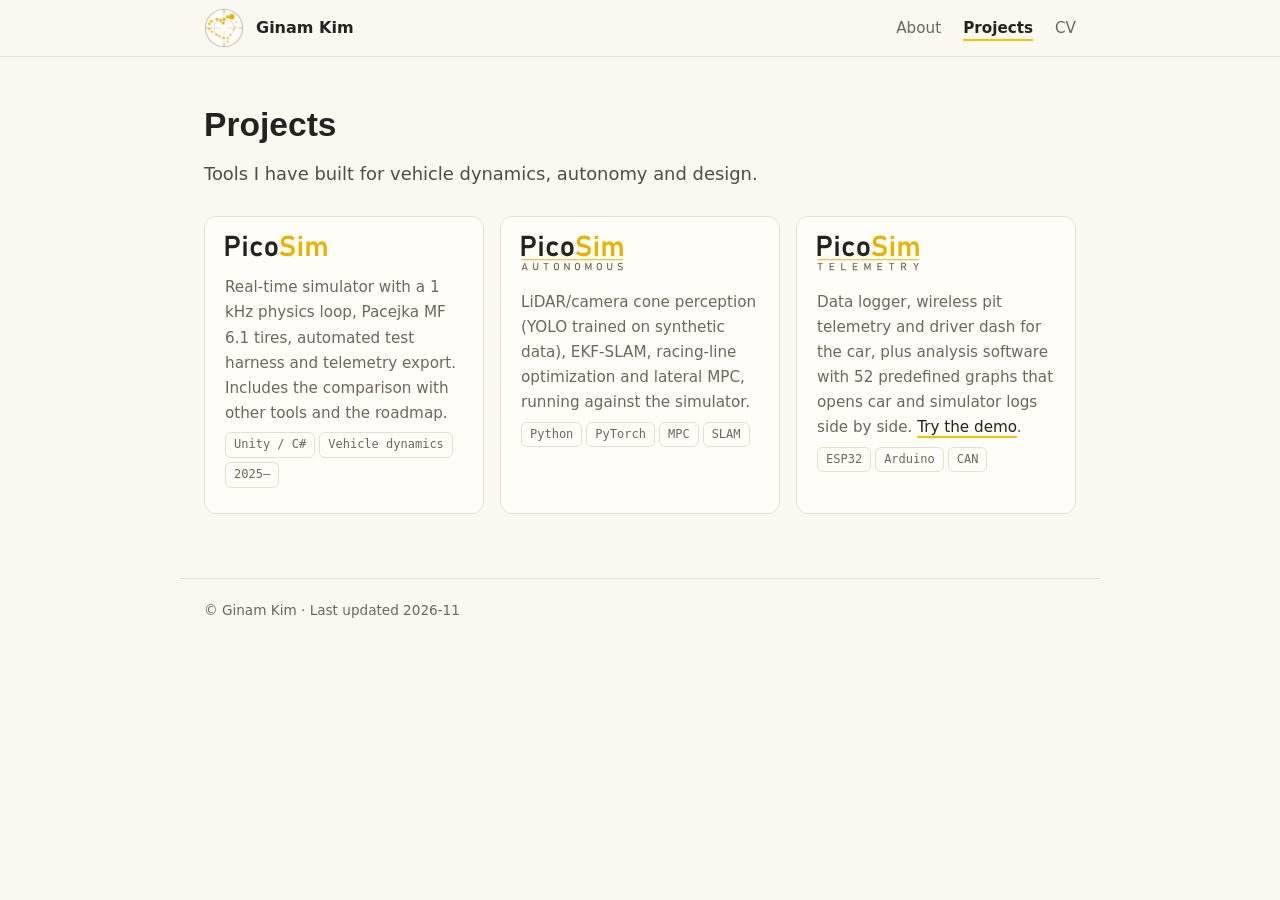
<file: projects.html>
<!doctype html>
<html lang="en">
<head>
  <meta charset="utf-8">
  <meta name="viewport" content="width=device-width, initial-scale=1">
  <title>Projects — Ginam Kim</title>
  <link rel="stylesheet" href="assets/style.css">
</head>
<body>
  <nav class="nav">
    <div class="nav-inner">
      <a class="brand" href="index.html"><svg viewBox="0 0 40 40" fill="none" aria-hidden="true"><circle cx="20" cy="20" r="18.6" fill="#fffdf8" stroke="#d6cdb8" stroke-width="1.4"/><path d="M35.4 20.0L38.2 20.0" stroke="#b9b2a2" stroke-width="1.2" stroke-linecap="round"/><path d="M20.0 35.4L20.0 38.2" stroke="#b9b2a2" stroke-width="1.2" stroke-linecap="round"/><path d="M4.6 20.0L1.8 20.0" stroke="#b9b2a2" stroke-width="1.2" stroke-linecap="round"/><path d="M20.0 4.6L20.0 1.8" stroke="#b9b2a2" stroke-width="1.2" stroke-linecap="round"/><circle cx="20" cy="20" r="10" stroke="#e6dfcf" stroke-width="1"/><path d="M6 20h11M23 20h11M20 6v11M20 23v11" stroke="#e6dfcf" stroke-width="0.9"/><circle cx="32.3" cy="14.0" r="1.08" fill="#e6b400" opacity="0.47"/><circle cx="31.2" cy="19.0" r="1.11" fill="#e6b400" opacity="0.49"/><circle cx="29.7" cy="21.7" r="1.14" fill="#e6b400" opacity="0.51"/><circle cx="26.2" cy="26.7" r="1.18" fill="#e6b400" opacity="0.53"/><circle cx="24.1" cy="30.4" r="1.21" fill="#e6b400" opacity="0.56"/><circle cx="23.7" cy="33.8" r="1.24" fill="#e6b400" opacity="0.59"/><circle cx="19.5" cy="30.1" r="1.27" fill="#e6b400" opacity="0.62"/><circle cx="15.4" cy="28.0" r="1.30" fill="#e6b400" opacity="0.64"/><circle cx="12.4" cy="26.6" r="1.33" fill="#e6b400" opacity="0.67"/><circle cx="7.8" cy="23.8" r="1.37" fill="#e6b400" opacity="0.70"/><circle cx="5.5" cy="20.8" r="1.40" fill="#e6b400" opacity="0.74"/><circle cx="5.4" cy="16.0" r="1.43" fill="#e6b400" opacity="0.77"/><circle cx="7.4" cy="13.2" r="1.46" fill="#e6b400" opacity="0.80"/><circle cx="12.9" cy="11.2" r="1.49" fill="#e6b400" opacity="0.83"/><circle cx="16.6" cy="12.4" r="1.52" fill="#e6b400" opacity="0.86"/><circle cx="19.2" cy="15.0" r="1.56" fill="#e6b400" opacity="0.90"/><circle cx="20.1" cy="11.5" r="1.59" fill="#e6b400" opacity="0.93"/><circle cx="23.6" cy="8.7" r="1.62" fill="#e6b400" opacity="0.97"/><circle cx="27.8" cy="8.7" r="2.7" fill="#e6b400"/></svg>Ginam Kim</a>
      <ul>
        <li><a href="index.html">About</a></li>
        <li><a href="projects.html" aria-current="page">Projects</a></li>
        <li><a href="cv.html">CV</a></li>
      </ul>
    </div>
  </nav>

  <main>
    <h1>Projects</h1>
    <p class="lead">Tools I have built for vehicle dynamics, autonomy and design.</p>

    <div class="grid" style="margin-top:28px">
      <div class="card">
        <h3 class="lockup"><a href="simulator.html" aria-label="PicoSim"><svg class="wm" viewBox="130 -1509 7344 1549" aria-hidden="true"><path d="M285 -564V-793H750Q837 -793 890.25 -852.3399999999999Q943.5 -911.68 943.5 -1008.0Q943.5 -1106.5 890.5282805429864 -1165.75Q837.5565610859728 -1225.0 750 -1225H285V-1454H743Q877.9205607476636 -1454.0 978.2102803738318 -1398.5Q1078.5 -1343.0 1134.25 -1243.0Q1190 -1143 1190 -1008Q1190 -874 1134.159836065574 -774.0Q1078.3196721311476 -674.0 977.9098360655738 -619.0Q877.5 -564.0 743 -564ZM170 0V-1454H409V0ZM1447.5 -1215.0V-1454.0H1686.5V-1215.0ZM1447.5 0.0V-1038.0H1686.5V0.0ZM2428 15Q2209.5 15.0 2089.25 -106.92461197339246Q1969.0 -228.84922394678492 1969 -451V-592Q1969.0 -812.1636771300448 2089.175131348511 -932.5818385650224Q2209.3502626970226 -1053.0 2428.2224168126095 -1053.0Q2553 -1053 2653.700787401575 -1010.0Q2754.4015748031497 -967.0 2814 -887L2652 -735Q2612.0 -777.5 2556.868852459016 -800.75Q2501.7377049180327 -824.0 2441 -824Q2330.1370967741937 -824.0 2269.0685483870966 -763.2380952380952Q2208.0 -702.4761904761905 2208 -592V-451Q2208.0 -337.5719844357977 2269.0685483870966 -275.78599221789887Q2330.1370967741937 -214.0 2441 -214Q2501.6858407079644 -214.0 2556.7699115044247 -239.0810810810811Q2611.853982300885 -264.1621621621622 2652 -310L2814 -148Q2754.521568627451 -70.0 2653.5107843137257 -27.5Q2552.5 15.0 2428 15ZM3457 15Q3248.233644859813 15.0 3133.6168224299063 -103.5Q3019 -222 3019 -437V-606Q3019 -819 3133.6168224299063 -936.0Q3248.233644859813 -1053.0 3457 -1053Q3665.766355140187 -1053.0 3780.3831775700937 -936.0Q3895 -819 3895 -606V-434Q3895 -220 3780.3831775700937 -102.5Q3665.766355140187 15.0 3457 15ZM3456.622356495468 -214.0Q3551.5 -214.0 3603.75 -271.80392156862746Q3656.0 -329.6078431372549 3656 -434V-606Q3656 -710 3603.75 -767.0Q3551.5 -824.0 3456.622356495468 -824.0Q3362.631419939577 -824.0 3310.3157099697883 -767.0Q3258 -710 3258 -606V-434Q3258.0 -329.6078431372549 3310.3157099697883 -271.80392156862746Q3362.631419939577 -214.0 3456.622356495468 -214.0Z" fill="#23231f"/><path d="M4602 15Q4497 15 4400.5 -5.5Q4304 -26 4219.75 -66.25Q4135.5 -106.5 4065 -165L4192 -356Q4275.5 -285.5 4380.5 -248.75Q4485.5 -212.0 4602 -212Q4748 -212 4828.5 -264.25Q4909.0 -316.5 4909 -411V-412Q4909 -485 4868.5 -523.75Q4828.0 -562.5 4762.0 -581.25Q4696 -600 4618.0 -612.5Q4534.5 -626.0 4449.25 -645.25Q4364.0 -664.5 4292.5 -706.0Q4221.0 -747.5 4177.5 -825.0Q4134.0 -902.5 4134 -1032V-1033Q4134 -1241 4271.5 -1355.0Q4409 -1469 4660 -1469Q4777.5 -1469.0 4894.5 -1430.5Q5011.5 -1392.0 5117 -1317L5001 -1120Q4917.5 -1180.5 4830.5 -1211.25Q4743.5 -1242.0 4660 -1242Q4522.5 -1242.0 4446.75 -1191.5Q4371 -1141 4371 -1049V-1048Q4371 -972 4415.5 -932.5Q4460 -893 4531.75 -874.0Q4603.5 -855.0 4686.0 -838.5Q4768.0 -822.5 4849.5 -799.5Q4931.0 -776.5 4998.25 -733.25Q5065.5 -690.0 5105.75 -614.5Q5146 -539 5146 -418V-416Q5146.0 -210.5 5003.5 -97.75Q4861 15 4602 15ZM5418.5 -1215.0V-1454.0H5657.5V-1215.0ZM5418.5 0.0V-1038.0H5657.5V0.0ZM7195 0V-614Q7195.0 -714.4347826086956 7145.009216589862 -769.2173913043478Q7095.018433179724 -824.0 7003 -824Q6916 -824 6868.75 -771.2252252252252Q6821.5 -718.4504504504505 6821.5 -622.0L6775.5 -842.0Q6825.092833876221 -943.5925925925926 6904.441368078176 -998.2962962962963Q6983.78990228013 -1053.0 7080 -1053Q7249 -1053 7341.5 -938.581560283688Q7434.0 -824.1631205673759 7434 -615V0ZM5970 0V-1038H6209V0ZM6582.5 0.0V-614.0Q6582.5 -714.4347826086956 6533.25 -769.2173913043478Q6484 -824 6393 -824Q6304.9617224880385 -824.0 6256.980861244019 -776.2475247524753Q6209.0 -728.4950495049505 6209 -642L6188 -857Q6234.5 -951.0 6307.5 -1002.0Q6380.5 -1053.0 6475.143835616438 -1053.0Q6640.267123287671 -1053.0 6730.8835616438355 -938.581560283688Q6821.5 -824.1631205673759 6821.5 -615.0V0.0Z" fill="#e6b400"/></svg></a></h3>
        <p>Real-time simulator with a 1 kHz physics loop, Pacejka MF 6.1 tires, automated test harness and
          telemetry export. Includes the comparison with other tools and the roadmap.</p>
        <p><span class="tag">Unity / C#</span><span class="tag">Vehicle dynamics</span><span class="tag">2025–</span></p>
      </div>
      <div class="card">
        <h3 class="lockup"><a href="autonomy.html" aria-label="PicoSim Autonomous"><svg class="wm lk" aria-hidden="true" viewBox="130 -1509 7344 2568"><path d="M285 -564V-793H750Q837 -793 890.25 -852.3399999999999Q943.5 -911.68 943.5 -1008.0Q943.5 -1106.5 890.5282805429864 -1165.75Q837.5565610859728 -1225.0 750 -1225H285V-1454H743Q877.9205607476636 -1454.0 978.2102803738318 -1398.5Q1078.5 -1343.0 1134.25 -1243.0Q1190 -1143 1190 -1008Q1190 -874 1134.159836065574 -774.0Q1078.3196721311476 -674.0 977.9098360655738 -619.0Q877.5 -564.0 743 -564ZM170 0V-1454H409V0ZM1447.5 -1215.0V-1454.0H1686.5V-1215.0ZM1447.5 0.0V-1038.0H1686.5V0.0ZM2428 15Q2209.5 15.0 2089.25 -106.92461197339246Q1969.0 -228.84922394678492 1969 -451V-592Q1969.0 -812.1636771300448 2089.175131348511 -932.5818385650224Q2209.3502626970226 -1053.0 2428.2224168126095 -1053.0Q2553 -1053 2653.700787401575 -1010.0Q2754.4015748031497 -967.0 2814 -887L2652 -735Q2612.0 -777.5 2556.868852459016 -800.75Q2501.7377049180327 -824.0 2441 -824Q2330.1370967741937 -824.0 2269.0685483870966 -763.2380952380952Q2208.0 -702.4761904761905 2208 -592V-451Q2208.0 -337.5719844357977 2269.0685483870966 -275.78599221789887Q2330.1370967741937 -214.0 2441 -214Q2501.6858407079644 -214.0 2556.7699115044247 -239.0810810810811Q2611.853982300885 -264.1621621621622 2652 -310L2814 -148Q2754.521568627451 -70.0 2653.5107843137257 -27.5Q2552.5 15.0 2428 15ZM3457 15Q3248.233644859813 15.0 3133.6168224299063 -103.5Q3019 -222 3019 -437V-606Q3019 -819 3133.6168224299063 -936.0Q3248.233644859813 -1053.0 3457 -1053Q3665.766355140187 -1053.0 3780.3831775700937 -936.0Q3895 -819 3895 -606V-434Q3895 -220 3780.3831775700937 -102.5Q3665.766355140187 15.0 3457 15ZM3456.622356495468 -214.0Q3551.5 -214.0 3603.75 -271.80392156862746Q3656.0 -329.6078431372549 3656 -434V-606Q3656 -710 3603.75 -767.0Q3551.5 -824.0 3456.622356495468 -824.0Q3362.631419939577 -824.0 3310.3157099697883 -767.0Q3258 -710 3258 -606V-434Q3258.0 -329.6078431372549 3310.3157099697883 -271.80392156862746Q3362.631419939577 -214.0 3456.622356495468 -214.0Z" fill="#23231f"/><path d="M4602 15Q4497 15 4400.5 -5.5Q4304 -26 4219.75 -66.25Q4135.5 -106.5 4065 -165L4192 -356Q4275.5 -285.5 4380.5 -248.75Q4485.5 -212.0 4602 -212Q4748 -212 4828.5 -264.25Q4909.0 -316.5 4909 -411V-412Q4909 -485 4868.5 -523.75Q4828.0 -562.5 4762.0 -581.25Q4696 -600 4618.0 -612.5Q4534.5 -626.0 4449.25 -645.25Q4364.0 -664.5 4292.5 -706.0Q4221.0 -747.5 4177.5 -825.0Q4134.0 -902.5 4134 -1032V-1033Q4134 -1241 4271.5 -1355.0Q4409 -1469 4660 -1469Q4777.5 -1469.0 4894.5 -1430.5Q5011.5 -1392.0 5117 -1317L5001 -1120Q4917.5 -1180.5 4830.5 -1211.25Q4743.5 -1242.0 4660 -1242Q4522.5 -1242.0 4446.75 -1191.5Q4371 -1141 4371 -1049V-1048Q4371 -972 4415.5 -932.5Q4460 -893 4531.75 -874.0Q4603.5 -855.0 4686.0 -838.5Q4768.0 -822.5 4849.5 -799.5Q4931.0 -776.5 4998.25 -733.25Q5065.5 -690.0 5105.75 -614.5Q5146 -539 5146 -418V-416Q5146.0 -210.5 5003.5 -97.75Q4861 15 4602 15ZM5418.5 -1215.0V-1454.0H5657.5V-1215.0ZM5418.5 0.0V-1038.0H5657.5V0.0ZM7195 0V-614Q7195.0 -714.4347826086956 7145.009216589862 -769.2173913043478Q7095.018433179724 -824.0 7003 -824Q6916 -824 6868.75 -771.2252252252252Q6821.5 -718.4504504504505 6821.5 -622.0L6775.5 -842.0Q6825.092833876221 -943.5925925925926 6904.441368078176 -998.2962962962963Q6983.78990228013 -1053.0 7080 -1053Q7249 -1053 7341.5 -938.581560283688Q7434.0 -824.1631205673759 7434 -615V0ZM5970 0V-1038H6209V0ZM6582.5 0.0V-614.0Q6582.5 -714.4347826086956 6533.25 -769.2173913043478Q6484 -824 6393 -824Q6304.9617224880385 -824.0 6256.980861244019 -776.2475247524753Q6209.0 -728.4950495049505 6209 -642L6188 -857Q6234.5 -951.0 6307.5 -1002.0Q6380.5 -1053.0 6475.143835616438 -1053.0Q6640.267123287671 -1053.0 6730.8835616438355 -938.581560283688Q6821.5 -824.1631205673759 6821.5 -615.0V0.0Z" fill="#e6b400"/><rect x="170" y="230" width="7264" height="70" fill="#e6b400"/><path d="M170.0 1018.84 364.95064649243466 490.0H428.23686382393396L623.1875103163686 1018.84H543.1704539202201L396.5937551581843 592.2036038514443L250.01705639614858 1018.84ZM259.83733149931226 902.8152682255846V832.25477303989H538.0784594222833V902.8152682255846ZM1181.235430230781 1024.2957083906465Q1092.8529543023078 1024.2957083906465 1044.297149625554 972.8301925722146Q995.7413449488002 921.3646767537828 995.7413449488002 827.526492434663V490.0H1069.9389790615926V830.0724896836314Q1069.9389790615926 887.9029986244842 1099.0360904783738 919.5461072902339Q1128.1332018951553 951.1892159559835 1181.235430230781 951.1892159559835Q1234.7013724591166 951.1892159559835 1263.9803408222529 919.5461072902339Q1293.2593091853892 887.9029986244842 1293.2593091853892 830.0724896836314V490.0H1367.4569432981814V827.526492434663Q1367.4569432981814 921.3646767537828 1318.7192816750726 972.8301925722146Q1269.981620051964 1024.2957083906465 1181.235430230781 1024.2957083906465ZM1889.4971878343267 1018.84V533.2819532324622H1963.6948219471192V1018.84ZM1740.010777930613 560.5604951856947V490.0H2113.1812318508332V560.5604951856947ZM2671.5928656579554 1024.2957083906465Q2615.580926180651 1024.2957083906465 2573.753828519028 1000.1087345254471Q2531.926730857405 975.9217606602476 2508.830898670335 931.912379642366Q2485.7350664832647 887.9029986244842 2485.7350664832647 829.3450618982118V679.4949381017882Q2485.7350664832647 620.5732874828061 2508.830898670335 576.7457634112793Q2531.926730857405 532.9182393397524 2573.753828519028 508.73126547455297Q2615.580926180651 484.54429160935354 2671.5928656579554 484.54429160935354Q2727.604805135259 484.54429160935354 2769.4319027968822 508.73126547455297Q2811.2590004585054 532.9182393397524 2834.3548326455757 576.7457634112793Q2857.450664832646 620.5732874828061 2857.450664832646 679.4949381017882V829.3450618982118Q2857.450664832646 887.9029986244842 2834.3548326455757 931.912379642366Q2811.2590004585054 975.9217606602476 2769.4319027968822 1000.1087345254471Q2727.604805135259 1024.2957083906465 2671.5928656579554 1024.2957083906465ZM2671.5928656579554 951.1892159559835Q2721.421668959193 951.1892159559835 2751.428065107749 918.4549656121046Q2781.4344612563045 885.7207152682256 2781.4344612563045 831.8910591471802V676.9489408528198Q2781.4344612563045 622.7555708390646 2751.428065107749 590.2031774415406Q2721.421668959193 557.6507840440165 2671.5928656579554 557.6507840440165Q2622.127776249427 557.6507840440165 2591.9395231545163 590.2031774415406Q2561.7512700596058 622.7555708390646 2561.7512700596058 676.9489408528198V831.8910591471802Q2561.7512700596058 885.7207152682256 2591.9395231545163 918.4549656121046Q2622.127776249427 951.1892159559835 2671.5928656579554 951.1892159559835ZM3230.0044994650775 1018.4762861072903V490.0H3297.291569616384L3555.892147333028 898.8144154057773L3547.1630139079934 908.2709766162311V490.0H3620.633220235366V1018.4762861072903H3552.61872229864L3294.7455723674157 615.8450068775792L3303.47470579245 606.3884456671252V1018.4762861072903ZM4179.044854042489 1024.2957083906465Q4123.032914565185 1024.2957083906465 4081.2058169035618 1000.1087345254471Q4039.378719241938 975.9217606602476 4016.2828870548683 931.912379642366Q3993.187054867798 887.9029986244842 3993.187054867798 829.3450618982118V679.4949381017882Q3993.187054867798 620.5732874828061 4016.2828870548683 576.7457634112793Q4039.378719241938 532.9182393397524 4081.2058169035618 508.73126547455297Q4123.032914565185 484.54429160935354 4179.044854042489 484.54429160935354Q4235.056793519792 484.54429160935354 4276.8838911814155 508.73126547455297Q4318.710988843039 532.9182393397524 4341.806821030109 576.7457634112793Q4364.902653217179 620.5732874828061 4364.902653217179 679.4949381017882V829.3450618982118Q4364.902653217179 887.9029986244842 4341.806821030109 931.912379642366Q4318.710988843039 975.9217606602476 4276.8838911814155 1000.1087345254471Q4235.056793519792 1024.2957083906465 4179.044854042489 1024.2957083906465ZM4179.044854042489 951.1892159559835Q4228.873657343726 951.1892159559835 4258.880053492282 918.4549656121046Q4288.886449640838 885.7207152682256 4288.886449640838 831.8910591471802V676.9489408528198Q4288.886449640838 622.7555708390646 4258.880053492282 590.2031774415406Q4228.873657343726 557.6507840440165 4179.044854042489 557.6507840440165Q4129.579764633961 557.6507840440165 4099.39151153905 590.2031774415406Q4069.203258444139 622.7555708390646 4069.203258444139 676.9489408528198V831.8910591471802Q4069.203258444139 885.7207152682256 4099.39151153905 918.4549656121046Q4129.579764633961 951.1892159559835 4179.044854042489 951.1892159559835ZM4962.2316735442455 839.1653370013755 5117.537505731316 490.0H5187.006859238882V1018.84H5114.627794589638V622.7555708390646L5118.264933516735 646.0332599724898L4988.055359926639 945.3697936726272H4936.407987161852L4806.198413571756 653.307537826685L4809.835552498854 622.7555708390646V1018.84H4737.45648784961V490.0H4806.925841357175ZM5745.418493046003 1024.2957083906465Q5689.4065535687 1024.2957083906465 5647.579455907076 1000.1087345254471Q5605.752358245453 975.9217606602476 5582.656526058383 931.912379642366Q5559.560693871313 887.9029986244842 5559.560693871313 829.3450618982118V679.4949381017882Q5559.560693871313 620.5732874828061 5582.656526058383 576.7457634112793Q5605.752358245453 532.9182393397524 5647.579455907076 508.73126547455297Q5689.4065535687 484.54429160935354 5745.418493046003 484.54429160935354Q5801.430432523307 484.54429160935354 5843.25753018493 508.73126547455297Q5885.084627846553 532.9182393397524 5908.180460033624 576.7457634112793Q5931.276292220694 620.5732874828061 5931.276292220694 679.4949381017882V829.3450618982118Q5931.276292220694 887.9029986244842 5908.180460033624 931.912379642366Q5885.084627846553 975.9217606602476 5843.25753018493 1000.1087345254471Q5801.430432523307 1024.2957083906465 5745.418493046003 1024.2957083906465ZM5745.418493046003 951.1892159559835Q5795.247296347241 951.1892159559835 5825.253692495797 918.4549656121046Q5855.260088644352 885.7207152682256 5855.260088644352 831.8910591471802V676.9489408528198Q5855.260088644352 622.7555708390646 5825.253692495797 590.2031774415406Q5795.247296347241 557.6507840440165 5745.418493046003 557.6507840440165Q5695.953403637475 557.6507840440165 5665.765150542565 590.2031774415406Q5635.576897447654 622.7555708390646 5635.576897447654 676.9489408528198V831.8910591471802Q5635.576897447654 885.7207152682256 5665.765150542565 918.4549656121046Q5695.953403637475 951.1892159559835 5745.418493046003 951.1892159559835ZM6489.324212135105 1024.2957083906465Q6400.941736206632 1024.2957083906465 6352.385931529879 972.8301925722146Q6303.830126853125 921.3646767537828 6303.830126853125 827.526492434663V490.0H6378.027760965917V830.0724896836314Q6378.027760965917 887.9029986244842 6407.124872382698 919.5461072902339Q6436.22198379948 951.1892159559835 6489.324212135105 951.1892159559835Q6542.790154363441 951.1892159559835 6572.069122726577 919.5461072902339Q6601.348091089713 887.9029986244842 6601.348091089713 830.0724896836314V490.0H6675.545725202505V827.526492434663Q6675.545725202505 921.3646767537828 6626.808063579397 972.8301925722146Q6578.070401956288 1024.2957083906465 6489.324212135105 1024.2957083906465ZM7239.776781292984 1024.2957083906465Q7201.223108665749 1024.2957083906465 7167.215859697386 1017.0214305364511Q7133.208610729023 1009.7471526822559 7103.565928473177 995.1985969738653Q7073.923246217331 980.6500412654746 7048.099559834937 958.8272077028886L7094.291224209078 902.0878404401651Q7124.4794773039885 928.2752407152683 7160.850866574965 941.3689408528198Q7197.222255845942 954.4626409903715 7239.776781292984 954.4626409903715Q7297.243576341128 954.4626409903715 7328.886685006877 933.0035213204952Q7360.5297936726265 911.544401650619 7360.5297936726265 872.9907290233838V872.6270151306741Q7360.5297936726265 842.4387620357634 7344.5263823933965 826.4353507565337Q7328.522971114167 810.431939477304 7302.5174277854185 802.6120907840441Q7276.5118844566705 794.792242090784 7245.5962035763405 789.7002475928473Q7215.77166437414 784.6082530949107 7185.401554332874 777.697689133425Q7155.031444291609 770.7871251719395 7129.571471801925 756.056712517194Q7104.111499312242 741.3262998624484 7088.653658872077 713.6840440165062Q7073.195818431912 686.0417881705639 7073.195818431912 639.8501237964238V639.4864099037139Q7073.195818431912 565.6524896836313 7122.29719394773 525.0983906464924Q7171.3985694635485 484.54429160935354 7260.872187070151 484.54429160935354Q7303.426712517194 484.54429160935354 7344.162668500687 498.18356258596975Q7384.898624484181 511.82283356258597 7423.452297111417 539.8288033012379L7381.261485557084 598.75045392022Q7351.073232462173 576.2001925722145 7321.066836313617 565.2887757909216Q7291.060440165062 554.3773590096287 7260.872187070151 554.3773590096287Q7206.678817056396 554.3773590096287 7176.67242090784 576.0183356258597Q7146.6660247592845 597.6593122420908 7146.6660247592845 637.3041265474553V637.667840440165Q7146.6660247592845 667.4923796423659 7164.124291609353 683.1320770288859Q7181.582558459422 698.7717744154058 7209.770385144429 706.2279092159561Q7237.958211829436 713.6840440165063 7270.3287482806045 720.230894085282Q7299.425859697386 726.0503163686383 7328.522971114167 734.233878954608Q7357.620082530949 742.4174415405778 7381.4433425034385 757.8752819807428Q7405.266602475928 773.3331224209079 7419.633301237964 800.2479504814305Q7434.0 827.1627785419532 7434.0 870.4447317744155V871.172159559835Q7434.0 944.278651994498 7383.080055020633 984.2871801925722Q7332.160110041265 1024.2957083906465 7239.776781292984 1024.2957083906465Z" fill="#6b675d"/></svg></a></h3>
        <p>LiDAR/camera cone perception (YOLO trained on synthetic data), EKF-SLAM, racing-line
          optimization and lateral MPC, running against the simulator.</p>
        <p><span class="tag">Python</span><span class="tag">PyTorch</span><span class="tag">MPC</span><span class="tag">SLAM</span></p>
      </div>
      <div class="card">
        <h3 class="lockup"><a href="telemetry.html" aria-label="PicoSim Telemetry"><svg class="wm lk" aria-hidden="true" viewBox="130 -1509 7344 2568"><path d="M285 -564V-793H750Q837 -793 890.25 -852.3399999999999Q943.5 -911.68 943.5 -1008.0Q943.5 -1106.5 890.5282805429864 -1165.75Q837.5565610859728 -1225.0 750 -1225H285V-1454H743Q877.9205607476636 -1454.0 978.2102803738318 -1398.5Q1078.5 -1343.0 1134.25 -1243.0Q1190 -1143 1190 -1008Q1190 -874 1134.159836065574 -774.0Q1078.3196721311476 -674.0 977.9098360655738 -619.0Q877.5 -564.0 743 -564ZM170 0V-1454H409V0ZM1447.5 -1215.0V-1454.0H1686.5V-1215.0ZM1447.5 0.0V-1038.0H1686.5V0.0ZM2428 15Q2209.5 15.0 2089.25 -106.92461197339246Q1969.0 -228.84922394678492 1969 -451V-592Q1969.0 -812.1636771300448 2089.175131348511 -932.5818385650224Q2209.3502626970226 -1053.0 2428.2224168126095 -1053.0Q2553 -1053 2653.700787401575 -1010.0Q2754.4015748031497 -967.0 2814 -887L2652 -735Q2612.0 -777.5 2556.868852459016 -800.75Q2501.7377049180327 -824.0 2441 -824Q2330.1370967741937 -824.0 2269.0685483870966 -763.2380952380952Q2208.0 -702.4761904761905 2208 -592V-451Q2208.0 -337.5719844357977 2269.0685483870966 -275.78599221789887Q2330.1370967741937 -214.0 2441 -214Q2501.6858407079644 -214.0 2556.7699115044247 -239.0810810810811Q2611.853982300885 -264.1621621621622 2652 -310L2814 -148Q2754.521568627451 -70.0 2653.5107843137257 -27.5Q2552.5 15.0 2428 15ZM3457 15Q3248.233644859813 15.0 3133.6168224299063 -103.5Q3019 -222 3019 -437V-606Q3019 -819 3133.6168224299063 -936.0Q3248.233644859813 -1053.0 3457 -1053Q3665.766355140187 -1053.0 3780.3831775700937 -936.0Q3895 -819 3895 -606V-434Q3895 -220 3780.3831775700937 -102.5Q3665.766355140187 15.0 3457 15ZM3456.622356495468 -214.0Q3551.5 -214.0 3603.75 -271.80392156862746Q3656.0 -329.6078431372549 3656 -434V-606Q3656 -710 3603.75 -767.0Q3551.5 -824.0 3456.622356495468 -824.0Q3362.631419939577 -824.0 3310.3157099697883 -767.0Q3258 -710 3258 -606V-434Q3258.0 -329.6078431372549 3310.3157099697883 -271.80392156862746Q3362.631419939577 -214.0 3456.622356495468 -214.0Z" fill="#23231f"/><path d="M4602 15Q4497 15 4400.5 -5.5Q4304 -26 4219.75 -66.25Q4135.5 -106.5 4065 -165L4192 -356Q4275.5 -285.5 4380.5 -248.75Q4485.5 -212.0 4602 -212Q4748 -212 4828.5 -264.25Q4909.0 -316.5 4909 -411V-412Q4909 -485 4868.5 -523.75Q4828.0 -562.5 4762.0 -581.25Q4696 -600 4618.0 -612.5Q4534.5 -626.0 4449.25 -645.25Q4364.0 -664.5 4292.5 -706.0Q4221.0 -747.5 4177.5 -825.0Q4134.0 -902.5 4134 -1032V-1033Q4134 -1241 4271.5 -1355.0Q4409 -1469 4660 -1469Q4777.5 -1469.0 4894.5 -1430.5Q5011.5 -1392.0 5117 -1317L5001 -1120Q4917.5 -1180.5 4830.5 -1211.25Q4743.5 -1242.0 4660 -1242Q4522.5 -1242.0 4446.75 -1191.5Q4371 -1141 4371 -1049V-1048Q4371 -972 4415.5 -932.5Q4460 -893 4531.75 -874.0Q4603.5 -855.0 4686.0 -838.5Q4768.0 -822.5 4849.5 -799.5Q4931.0 -776.5 4998.25 -733.25Q5065.5 -690.0 5105.75 -614.5Q5146 -539 5146 -418V-416Q5146.0 -210.5 5003.5 -97.75Q4861 15 4602 15ZM5418.5 -1215.0V-1454.0H5657.5V-1215.0ZM5418.5 0.0V-1038.0H5657.5V0.0ZM7195 0V-614Q7195.0 -714.4347826086956 7145.009216589862 -769.2173913043478Q7095.018433179724 -824.0 7003 -824Q6916 -824 6868.75 -771.2252252252252Q6821.5 -718.4504504504505 6821.5 -622.0L6775.5 -842.0Q6825.092833876221 -943.5925925925926 6904.441368078176 -998.2962962962963Q6983.78990228013 -1053.0 7080 -1053Q7249 -1053 7341.5 -938.581560283688Q7434.0 -824.1631205673759 7434 -615V0ZM5970 0V-1038H6209V0ZM6582.5 0.0V-614.0Q6582.5 -714.4347826086956 6533.25 -769.2173913043478Q6484 -824 6393 -824Q6304.9617224880385 -824.0 6256.980861244019 -776.2475247524753Q6209.0 -728.4950495049505 6209 -642L6188 -857Q6234.5 -951.0 6307.5 -1002.0Q6380.5 -1053.0 6475.143835616438 -1053.0Q6640.267123287671 -1053.0 6730.8835616438355 -938.581560283688Q6821.5 -824.1631205673759 6821.5 -615.0V0.0Z" fill="#e6b400"/><rect x="170" y="230" width="7264" height="70" fill="#e6b400"/><path d="M319.48640990371393 1018.84V533.2819532324622H393.68404401650616V1018.84ZM170.0 560.5604951856947V490.0H543.1704539202201V560.5604951856947ZM1034.0815474552958 1018.84V490.0H1108.279181568088V1018.84ZM1070.0892228335626 1018.84V948.2795048143054H1373.7903232462174V1018.84ZM1070.0892228335626 791.5188170563962V720.9583218707015H1333.781795048143V791.5188170563962ZM1070.0892228335626 560.5604951856947V490.0H1373.7903232462174V560.5604951856947ZM1864.7014167812931 1018.84V490.0H1938.8990508940853V1018.84ZM1901.8002338376891 1018.84V948.2795048143054H2204.410192572215V1018.84ZM2695.3212861072902 1018.84V490.0H2769.5189202200822V1018.84ZM2731.328961485557 1018.84V948.2795048143054H3035.030061898212V1018.84ZM2731.328961485557 791.5188170563962V720.9583218707015H2995.0215337001373V791.5188170563962ZM2731.328961485557 560.5604951856947V490.0H3035.030061898212V560.5604951856947ZM3750.7163411279225 839.1653370013755 3906.022173314993 490.0H3975.491526822558V1018.84H3903.1124621733147V622.7555708390646L3906.7496011004123 646.0332599724898L3776.540027510316 945.3697936726272H3724.8926547455294L3594.6830811554332 653.307537826685L3598.320220082531 622.7555708390646V1018.84H3525.9411554332873V490.0H3595.4105089408527ZM4466.402620357634 1018.84V490.0H4540.600254470426V1018.84ZM4502.410295735901 1018.84V948.2795048143054H4806.111396148555V1018.84ZM4502.410295735901 791.5188170563962V720.9583218707015H4766.102867950482V791.5188170563962ZM4502.410295735901 560.5604951856947V490.0H4806.111396148555V560.5604951856947ZM5446.508899587346 1018.84V533.2819532324622H5520.706533700138V1018.84ZM5297.022489683632 560.5604951856947V490.0H5670.192943603852V560.5604951856947ZM6193.474573590096 795.1559559834939V724.5954607977992H6373.87666437414Q6406.24720082531 724.5954607977992 6425.887751031637 702.0451994497937Q6445.528301237964 679.4949381017882 6445.528301237964 642.396121045392Q6445.528301237964 605.297303988996 6425.887751031637 582.7470426409905Q6406.24720082531 560.196781292985 6373.87666437414 560.196781292985H6193.474573590096V489.6362861072903H6370.966953232462Q6417.158617606602 489.6362861072903 6451.71143741403 508.73126547455297Q6486.264257221458 527.8262448418157 6505.359236588721 562.0153507565337Q6524.454215955983 596.2044566712518 6524.454215955983 642.396121045392Q6524.454215955983 688.2240715268226 6505.177379642366 722.5950343878956Q6485.900543328748 756.9659972489684 6451.529580467675 776.0609766162311Q6417.158617606602 795.1559559834939 6370.966953232462 795.1559559834939ZM6161.104037138927 1018.84V489.6362861072903H6235.301671251719V1018.84ZM6458.6220013755155 1018.84 6337.5052751031635 778.7888308115544 6411.339195323246 762.0579917469051 6546.640763411279 1018.84ZM7434.0 490.0 7272.874745529573 803.8850894085282V1018.84H7198.677111416781V803.8850894085282L7037.551856946355 490.0H7120.114910591472L7235.775928473177 728.5963136176066L7351.436946354883 490.0Z" fill="#6b675d"/></svg></a></h3>
        <p>Data logger, wireless pit telemetry and driver dash for the car, plus analysis software with 52 predefined
          graphs that opens car and simulator logs side by side. <a href="app/telemetry.html?demo=1" target="_blank" rel="noopener">Try the demo</a>.</p>
        <p><span class="tag">ESP32</span><span class="tag">Arduino</span><span class="tag">CAN</span></p>
      </div>    </div>
  </main>

  <footer>© Ginam Kim · Last updated 2026-11</footer>
</body>
</html>
</file>
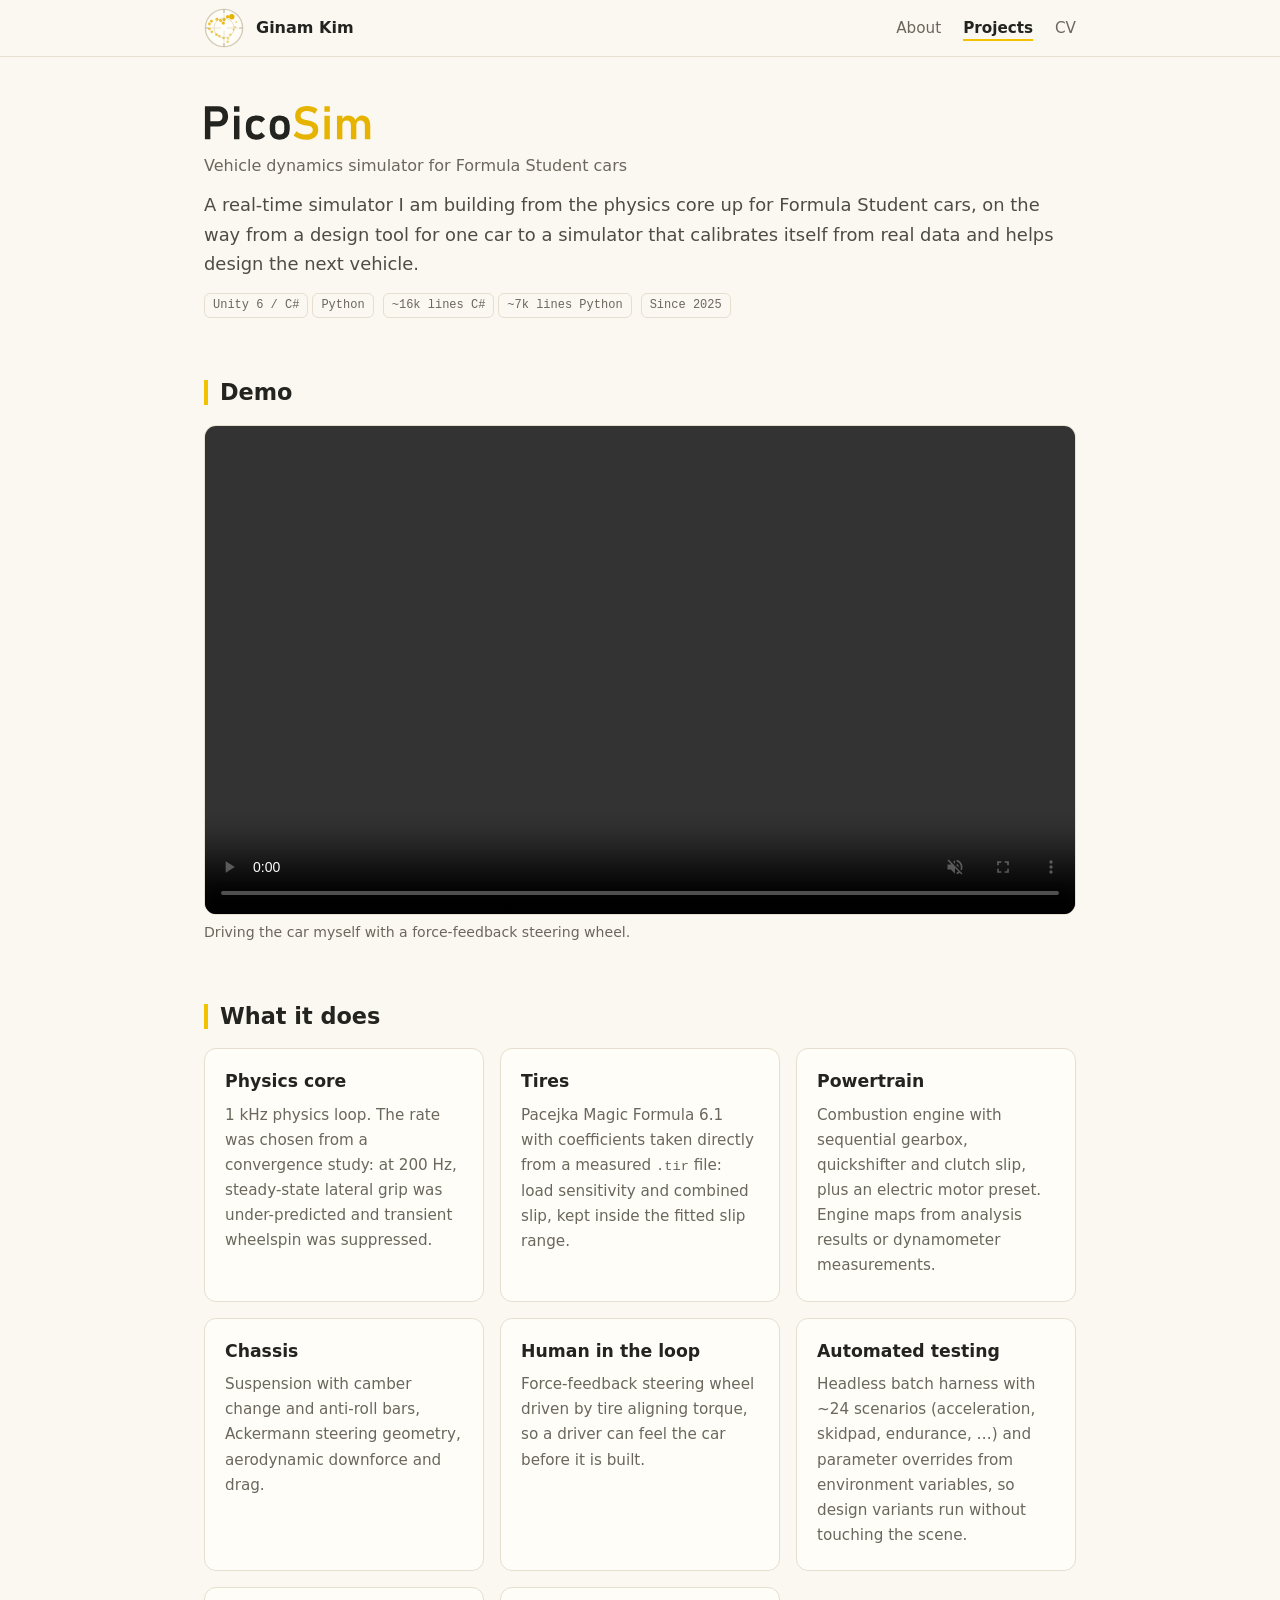
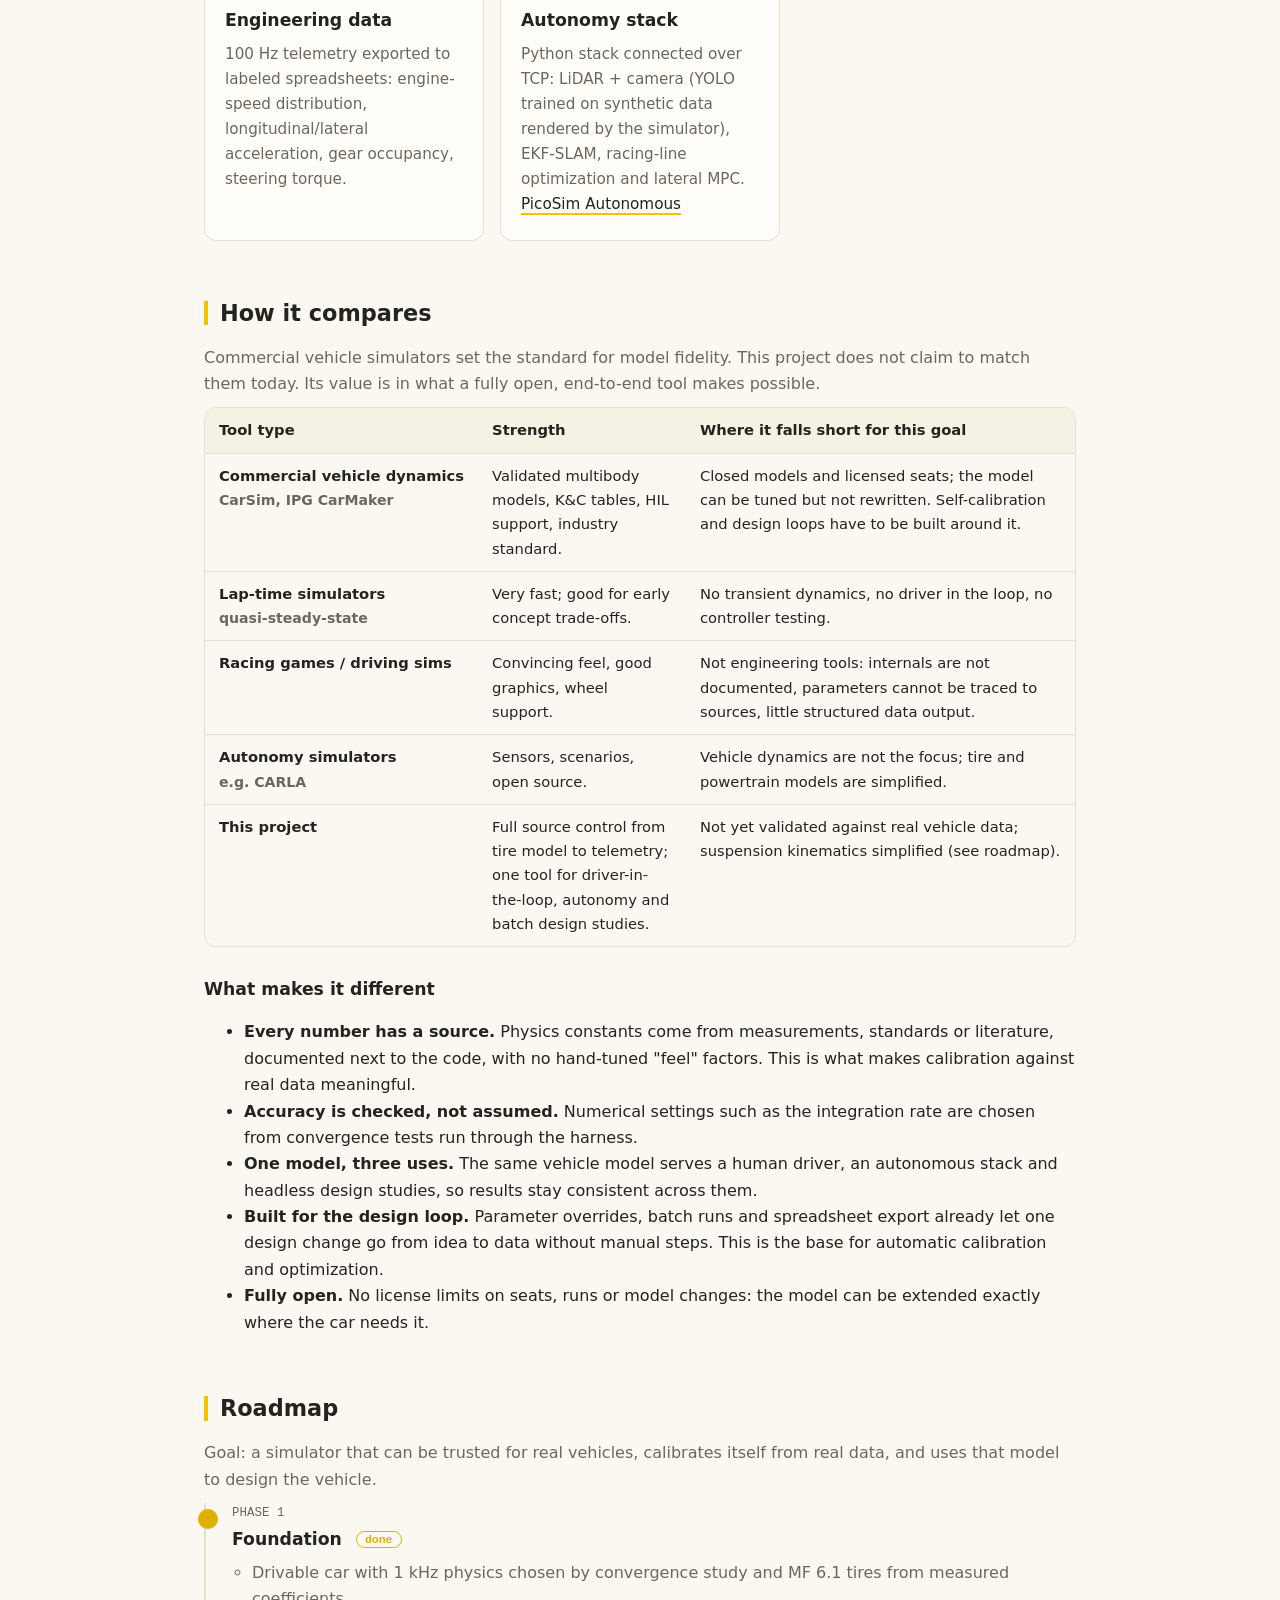
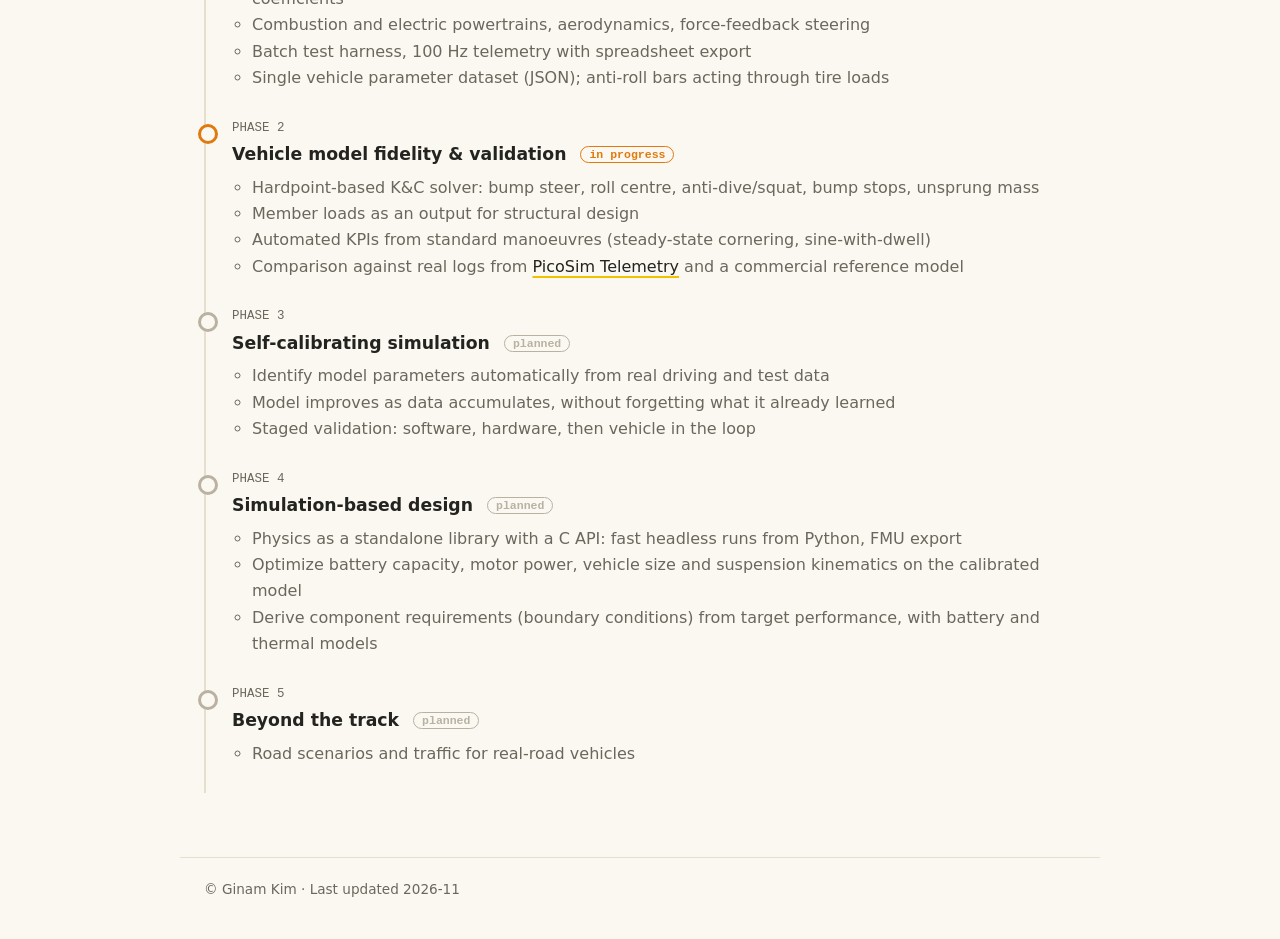
<file: simulator.html>
<!doctype html>
<html lang="en">
<head>
  <meta charset="utf-8">
  <meta name="viewport" content="width=device-width, initial-scale=1">
  <title>PicoSim — Ginam Kim</title>
  <meta name="description" content="A real-time vehicle dynamics simulator for a Formula Student car, aimed at self-calibration from real data and simulation-based design.">
  <link rel="stylesheet" href="assets/style.css">
</head>
<body>
  <nav class="nav">
    <div class="nav-inner">
      <a class="brand" href="index.html"><svg viewBox="0 0 40 40" fill="none" aria-hidden="true"><circle cx="20" cy="20" r="18.6" fill="#fffdf8" stroke="#d6cdb8" stroke-width="1.4"/><path d="M35.4 20.0L38.2 20.0" stroke="#b9b2a2" stroke-width="1.2" stroke-linecap="round"/><path d="M20.0 35.4L20.0 38.2" stroke="#b9b2a2" stroke-width="1.2" stroke-linecap="round"/><path d="M4.6 20.0L1.8 20.0" stroke="#b9b2a2" stroke-width="1.2" stroke-linecap="round"/><path d="M20.0 4.6L20.0 1.8" stroke="#b9b2a2" stroke-width="1.2" stroke-linecap="round"/><circle cx="20" cy="20" r="10" stroke="#e6dfcf" stroke-width="1"/><path d="M6 20h11M23 20h11M20 6v11M20 23v11" stroke="#e6dfcf" stroke-width="0.9"/><circle cx="32.3" cy="14.0" r="1.08" fill="#e6b400" opacity="0.47"/><circle cx="31.2" cy="19.0" r="1.11" fill="#e6b400" opacity="0.49"/><circle cx="29.7" cy="21.7" r="1.14" fill="#e6b400" opacity="0.51"/><circle cx="26.2" cy="26.7" r="1.18" fill="#e6b400" opacity="0.53"/><circle cx="24.1" cy="30.4" r="1.21" fill="#e6b400" opacity="0.56"/><circle cx="23.7" cy="33.8" r="1.24" fill="#e6b400" opacity="0.59"/><circle cx="19.5" cy="30.1" r="1.27" fill="#e6b400" opacity="0.62"/><circle cx="15.4" cy="28.0" r="1.30" fill="#e6b400" opacity="0.64"/><circle cx="12.4" cy="26.6" r="1.33" fill="#e6b400" opacity="0.67"/><circle cx="7.8" cy="23.8" r="1.37" fill="#e6b400" opacity="0.70"/><circle cx="5.5" cy="20.8" r="1.40" fill="#e6b400" opacity="0.74"/><circle cx="5.4" cy="16.0" r="1.43" fill="#e6b400" opacity="0.77"/><circle cx="7.4" cy="13.2" r="1.46" fill="#e6b400" opacity="0.80"/><circle cx="12.9" cy="11.2" r="1.49" fill="#e6b400" opacity="0.83"/><circle cx="16.6" cy="12.4" r="1.52" fill="#e6b400" opacity="0.86"/><circle cx="19.2" cy="15.0" r="1.56" fill="#e6b400" opacity="0.90"/><circle cx="20.1" cy="11.5" r="1.59" fill="#e6b400" opacity="0.93"/><circle cx="23.6" cy="8.7" r="1.62" fill="#e6b400" opacity="0.97"/><circle cx="27.8" cy="8.7" r="2.7" fill="#e6b400"/></svg>Ginam Kim</a>
      <ul>
        <li><a href="index.html">About</a></li>
        <li><a href="projects.html" aria-current="page">Projects</a></li>
        <li><a href="cv.html">CV</a></li>
      </ul>
    </div>
  </nav>

  <main>
    <h1><svg class="wm" viewBox="130 -1509 7344 1549" role="img" aria-label="PicoSim"><path d="M285 -564V-793H750Q837 -793 890.25 -852.3399999999999Q943.5 -911.68 943.5 -1008.0Q943.5 -1106.5 890.5282805429864 -1165.75Q837.5565610859728 -1225.0 750 -1225H285V-1454H743Q877.9205607476636 -1454.0 978.2102803738318 -1398.5Q1078.5 -1343.0 1134.25 -1243.0Q1190 -1143 1190 -1008Q1190 -874 1134.159836065574 -774.0Q1078.3196721311476 -674.0 977.9098360655738 -619.0Q877.5 -564.0 743 -564ZM170 0V-1454H409V0ZM1447.5 -1215.0V-1454.0H1686.5V-1215.0ZM1447.5 0.0V-1038.0H1686.5V0.0ZM2428 15Q2209.5 15.0 2089.25 -106.92461197339246Q1969.0 -228.84922394678492 1969 -451V-592Q1969.0 -812.1636771300448 2089.175131348511 -932.5818385650224Q2209.3502626970226 -1053.0 2428.2224168126095 -1053.0Q2553 -1053 2653.700787401575 -1010.0Q2754.4015748031497 -967.0 2814 -887L2652 -735Q2612.0 -777.5 2556.868852459016 -800.75Q2501.7377049180327 -824.0 2441 -824Q2330.1370967741937 -824.0 2269.0685483870966 -763.2380952380952Q2208.0 -702.4761904761905 2208 -592V-451Q2208.0 -337.5719844357977 2269.0685483870966 -275.78599221789887Q2330.1370967741937 -214.0 2441 -214Q2501.6858407079644 -214.0 2556.7699115044247 -239.0810810810811Q2611.853982300885 -264.1621621621622 2652 -310L2814 -148Q2754.521568627451 -70.0 2653.5107843137257 -27.5Q2552.5 15.0 2428 15ZM3457 15Q3248.233644859813 15.0 3133.6168224299063 -103.5Q3019 -222 3019 -437V-606Q3019 -819 3133.6168224299063 -936.0Q3248.233644859813 -1053.0 3457 -1053Q3665.766355140187 -1053.0 3780.3831775700937 -936.0Q3895 -819 3895 -606V-434Q3895 -220 3780.3831775700937 -102.5Q3665.766355140187 15.0 3457 15ZM3456.622356495468 -214.0Q3551.5 -214.0 3603.75 -271.80392156862746Q3656.0 -329.6078431372549 3656 -434V-606Q3656 -710 3603.75 -767.0Q3551.5 -824.0 3456.622356495468 -824.0Q3362.631419939577 -824.0 3310.3157099697883 -767.0Q3258 -710 3258 -606V-434Q3258.0 -329.6078431372549 3310.3157099697883 -271.80392156862746Q3362.631419939577 -214.0 3456.622356495468 -214.0Z" fill="#23231f"/><path d="M4602 15Q4497 15 4400.5 -5.5Q4304 -26 4219.75 -66.25Q4135.5 -106.5 4065 -165L4192 -356Q4275.5 -285.5 4380.5 -248.75Q4485.5 -212.0 4602 -212Q4748 -212 4828.5 -264.25Q4909.0 -316.5 4909 -411V-412Q4909 -485 4868.5 -523.75Q4828.0 -562.5 4762.0 -581.25Q4696 -600 4618.0 -612.5Q4534.5 -626.0 4449.25 -645.25Q4364.0 -664.5 4292.5 -706.0Q4221.0 -747.5 4177.5 -825.0Q4134.0 -902.5 4134 -1032V-1033Q4134 -1241 4271.5 -1355.0Q4409 -1469 4660 -1469Q4777.5 -1469.0 4894.5 -1430.5Q5011.5 -1392.0 5117 -1317L5001 -1120Q4917.5 -1180.5 4830.5 -1211.25Q4743.5 -1242.0 4660 -1242Q4522.5 -1242.0 4446.75 -1191.5Q4371 -1141 4371 -1049V-1048Q4371 -972 4415.5 -932.5Q4460 -893 4531.75 -874.0Q4603.5 -855.0 4686.0 -838.5Q4768.0 -822.5 4849.5 -799.5Q4931.0 -776.5 4998.25 -733.25Q5065.5 -690.0 5105.75 -614.5Q5146 -539 5146 -418V-416Q5146.0 -210.5 5003.5 -97.75Q4861 15 4602 15ZM5418.5 -1215.0V-1454.0H5657.5V-1215.0ZM5418.5 0.0V-1038.0H5657.5V0.0ZM7195 0V-614Q7195.0 -714.4347826086956 7145.009216589862 -769.2173913043478Q7095.018433179724 -824.0 7003 -824Q6916 -824 6868.75 -771.2252252252252Q6821.5 -718.4504504504505 6821.5 -622.0L6775.5 -842.0Q6825.092833876221 -943.5925925925926 6904.441368078176 -998.2962962962963Q6983.78990228013 -1053.0 7080 -1053Q7249 -1053 7341.5 -938.581560283688Q7434.0 -824.1631205673759 7434 -615V0ZM5970 0V-1038H6209V0ZM6582.5 0.0V-614.0Q6582.5 -714.4347826086956 6533.25 -769.2173913043478Q6484 -824 6393 -824Q6304.9617224880385 -824.0 6256.980861244019 -776.2475247524753Q6209.0 -728.4950495049505 6209 -642L6188 -857Q6234.5 -951.0 6307.5 -1002.0Q6380.5 -1053.0 6475.143835616438 -1053.0Q6640.267123287671 -1053.0 6730.8835616438355 -938.581560283688Q6821.5 -824.1631205673759 6821.5 -615.0V0.0Z" fill="#e6b400"/></svg></h1>
    <p class="muted" style="margin-top:-6px">Vehicle dynamics simulator for Formula Student cars</p>
    <p class="lead">
      A real-time simulator I am building from the physics core up for Formula Student cars,
      on the way from a design tool for one car to a simulator that calibrates itself from
      real data and helps design the next vehicle.
    </p>
    <p>
      <span class="tag">Unity 6 / C#</span><span class="tag">Python</span>
      <span class="tag">~16k lines C#</span><span class="tag">~7k lines Python</span>
      <span class="tag">Since 2025</span>
    </p>

    <!-- ===== Videos ===== -->
    <h2>Demo</h2>
    <figure style="margin:0">
      <div class="video">
        <video src="assets/videos/driving_demo.mp4" controls muted playsinline loop preload="metadata"></video>
      </div>
      <figcaption>Driving the car myself with a force-feedback steering wheel.</figcaption>
    </figure>

    <!-- ===== What it is ===== -->
    <h2>What it does</h2>
    <div class="grid">
      <div class="card">
        <h3>Physics core</h3>
        <p>1 kHz physics loop. The rate was chosen from a convergence study: at 200 Hz, steady-state
          lateral grip was under-predicted and transient wheelspin was suppressed.</p>
      </div>
      <div class="card">
        <h3>Tires</h3>
        <p>Pacejka Magic Formula 6.1 with coefficients taken directly from a measured <code>.tir</code> file:
          load sensitivity and combined slip, kept inside the fitted slip range.</p>
      </div>
      <div class="card">
        <h3>Powertrain</h3>
        <p>Combustion engine with sequential gearbox, quickshifter and clutch slip, plus an electric
          motor preset. Engine maps from analysis results or dynamometer measurements.</p>
      </div>
      <div class="card">
        <h3>Chassis</h3>
        <p>Suspension with camber change and anti-roll bars, Ackermann steering geometry,
          aerodynamic downforce and drag.</p>
      </div>
      <div class="card">
        <h3>Human in the loop</h3>
        <p>Force-feedback steering wheel driven by tire aligning torque, so a driver can
          feel the car before it is built.</p>
      </div>
      <div class="card">
        <h3>Automated testing</h3>
        <p>Headless batch harness with ~24 scenarios (acceleration, skidpad, endurance, …) and
          parameter overrides from environment variables, so design variants run without touching the scene.</p>
      </div>
      <div class="card">
        <h3>Engineering data</h3>
        <p>100 Hz telemetry exported to labeled spreadsheets: engine-speed distribution, longitudinal/lateral
          acceleration, gear occupancy, steering torque.</p>
      </div>
      <div class="card">
        <h3 id="autonomy">Autonomy stack</h3>
        <p>Python stack connected over TCP: LiDAR + camera (YOLO trained on synthetic data
          rendered by the simulator), EKF-SLAM, racing-line optimization and lateral MPC. <a href="autonomy.html">PicoSim Autonomous</a></p>
      </div>
    </div>

    <!-- ===== Comparison ===== -->
    <h2>How it compares</h2>
    <p class="muted">
      Commercial vehicle simulators set the standard for model fidelity. This project does not claim
      to match them today. Its value is in what a fully open, end-to-end tool makes possible.
    </p>
    <div class="table-wrap">
      <table>
        <thead>
          <tr><th>Tool type</th><th>Strength</th><th>Where it falls short for this goal</th></tr>
        </thead>
        <tbody>
          <tr>
            <td>Commercial vehicle dynamics<br><span class="muted small">CarSim, IPG CarMaker</span></td>
            <td>Validated multibody models, K&amp;C tables, HIL support, industry standard.</td>
            <td>Closed models and licensed seats; the model can be tuned but not rewritten. Self-calibration and
              design loops have to be built around it.</td>
          </tr>
          <tr>
            <td>Lap-time simulators<br><span class="muted small">quasi-steady-state</span></td>
            <td>Very fast; good for early concept trade-offs.</td>
            <td>No transient dynamics, no driver in the loop, no controller testing.</td>
          </tr>
          <tr>
            <td>Racing games / driving sims</td>
            <td>Convincing feel, good graphics, wheel support.</td>
            <td>Not engineering tools: internals are not documented, parameters cannot be traced to sources,
              little structured data output.</td>
          </tr>
          <tr>
            <td>Autonomy simulators<br><span class="muted small">e.g. CARLA</span></td>
            <td>Sensors, scenarios, open source.</td>
            <td>Vehicle dynamics are not the focus; tire and powertrain models are simplified.</td>
          </tr>
          <tr>
            <td><strong>This project</strong></td>
            <td>Full source control from tire model to telemetry; one tool for driver-in-the-loop, autonomy and
              batch design studies.</td>
            <td>Not yet validated against real vehicle data; suspension kinematics simplified (see roadmap).</td>
          </tr>
        </tbody>
      </table>
    </div>

    <h3>What makes it different</h3>
    <ul>
      <li><strong>Every number has a source.</strong> Physics constants come from measurements, standards or
        literature, documented next to the code, with no hand-tuned "feel" factors. This is what makes calibration
        against real data meaningful.</li>
      <li><strong>Accuracy is checked, not assumed.</strong> Numerical settings such as the integration rate are
        chosen from convergence tests run through the harness.</li>
      <li><strong>One model, three uses.</strong> The same vehicle model serves a human driver, an autonomous
        stack and headless design studies, so results stay consistent across them.</li>
      <li><strong>Built for the design loop.</strong> Parameter overrides, batch runs and spreadsheet export
        already let one design change go from idea to data without manual steps. This is the base for automatic calibration and
        optimization.</li>
      <li><strong>Fully open.</strong> No license limits on seats, runs or model changes: the model
        can be extended exactly where the car needs it.</li>
    </ul>

    <!-- ===== Roadmap ===== -->
    <h2 id="roadmap">Roadmap</h2>
    <p class="muted">
      Goal: a simulator that can be trusted for real vehicles, calibrates itself from real data, and uses
      that model to design the vehicle.
    </p>
    <ol class="roadmap">
      <li class="done">
        <div class="phase">PHASE 1</div>
        <h3>Foundation <span class="status done">done</span></h3>
        <ul>
          <li>Drivable car with 1 kHz physics chosen by convergence study and MF 6.1 tires from measured coefficients</li>
          <li>Combustion and electric powertrains, aerodynamics, force-feedback steering</li>
          <li>Batch test harness, 100 Hz telemetry with spreadsheet export</li>
          <li>Single vehicle parameter dataset (JSON); anti-roll bars acting through tire loads</li>
        </ul>
      </li>
      <li class="now">
        <div class="phase">PHASE 2</div>
        <h3>Vehicle model fidelity &amp; validation <span class="status now">in progress</span></h3>
        <ul>
          <li>Hardpoint-based K&amp;C solver: bump steer, roll centre, anti-dive/squat, bump stops, unsprung mass</li>
          <li>Member loads as an output for structural design</li>
          <li>Automated KPIs from standard manoeuvres (steady-state cornering, sine-with-dwell)</li>
          <li>Comparison against real logs from <a href="telemetry.html">PicoSim Telemetry</a> and a commercial reference model</li>
        </ul>
      </li>
      <li>
        <div class="phase">PHASE 3</div>
        <h3>Self-calibrating simulation <span class="status next">planned</span></h3>
        <ul>
          <li>Identify model parameters automatically from real driving and test data</li>
          <li>Model improves as data accumulates, without forgetting what it already learned</li>
          <li>Staged validation: software, hardware, then vehicle in the loop</li>
        </ul>
      </li>
      <li>
        <div class="phase">PHASE 4</div>
        <h3>Simulation-based design <span class="status next">planned</span></h3>
        <ul>
          <li>Physics as a standalone library with a C API: fast headless runs from Python, FMU export</li>
          <li>Optimize battery capacity, motor power, vehicle size and suspension kinematics on the calibrated model</li>
          <li>Derive component requirements (boundary conditions) from target performance, with battery and thermal models</li>
        </ul>
      </li>
      <li>
        <div class="phase">PHASE 5</div>
        <h3>Beyond the track <span class="status next">planned</span></h3>
        <ul>
          <li>Road scenarios and traffic for real-road vehicles</li>
        </ul>
      </li>
    </ol>
  </main>

  <footer>© Ginam Kim · Last updated 2026-11</footer>
</body>
</html>
</file>
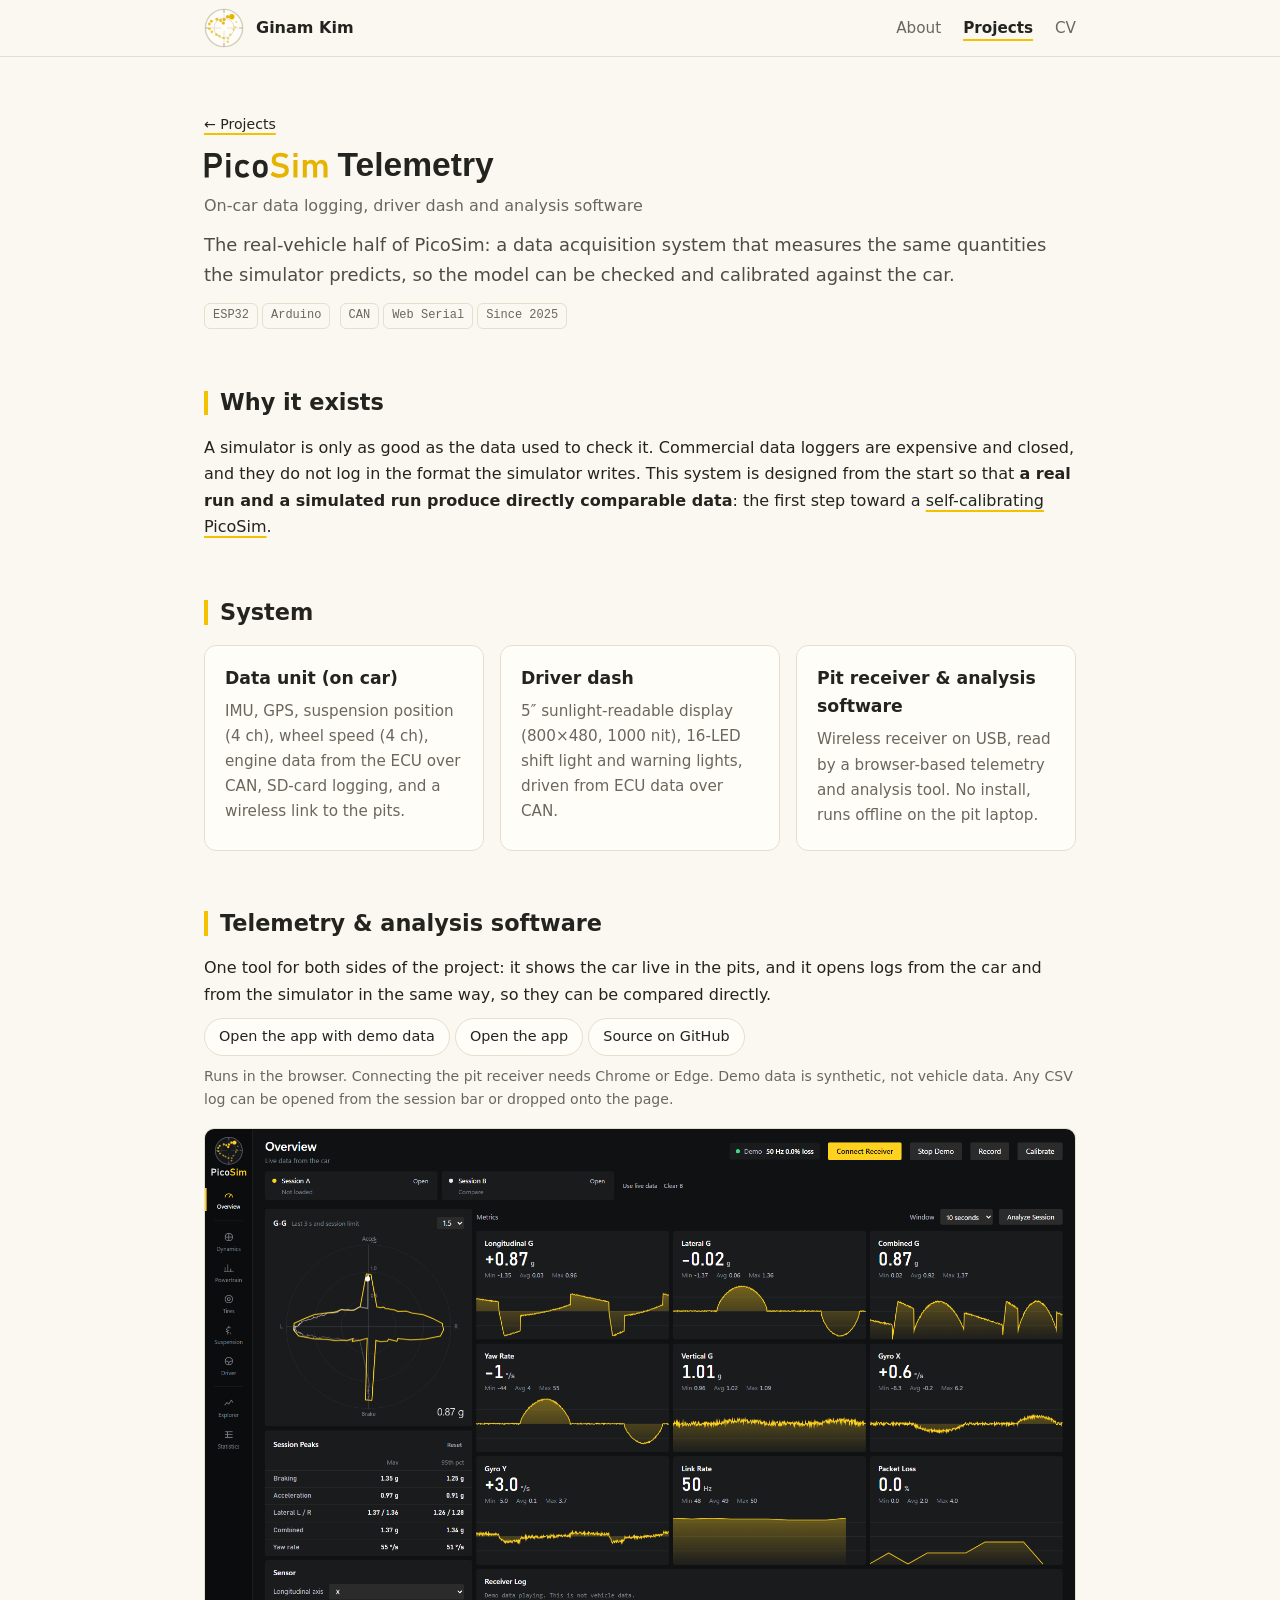
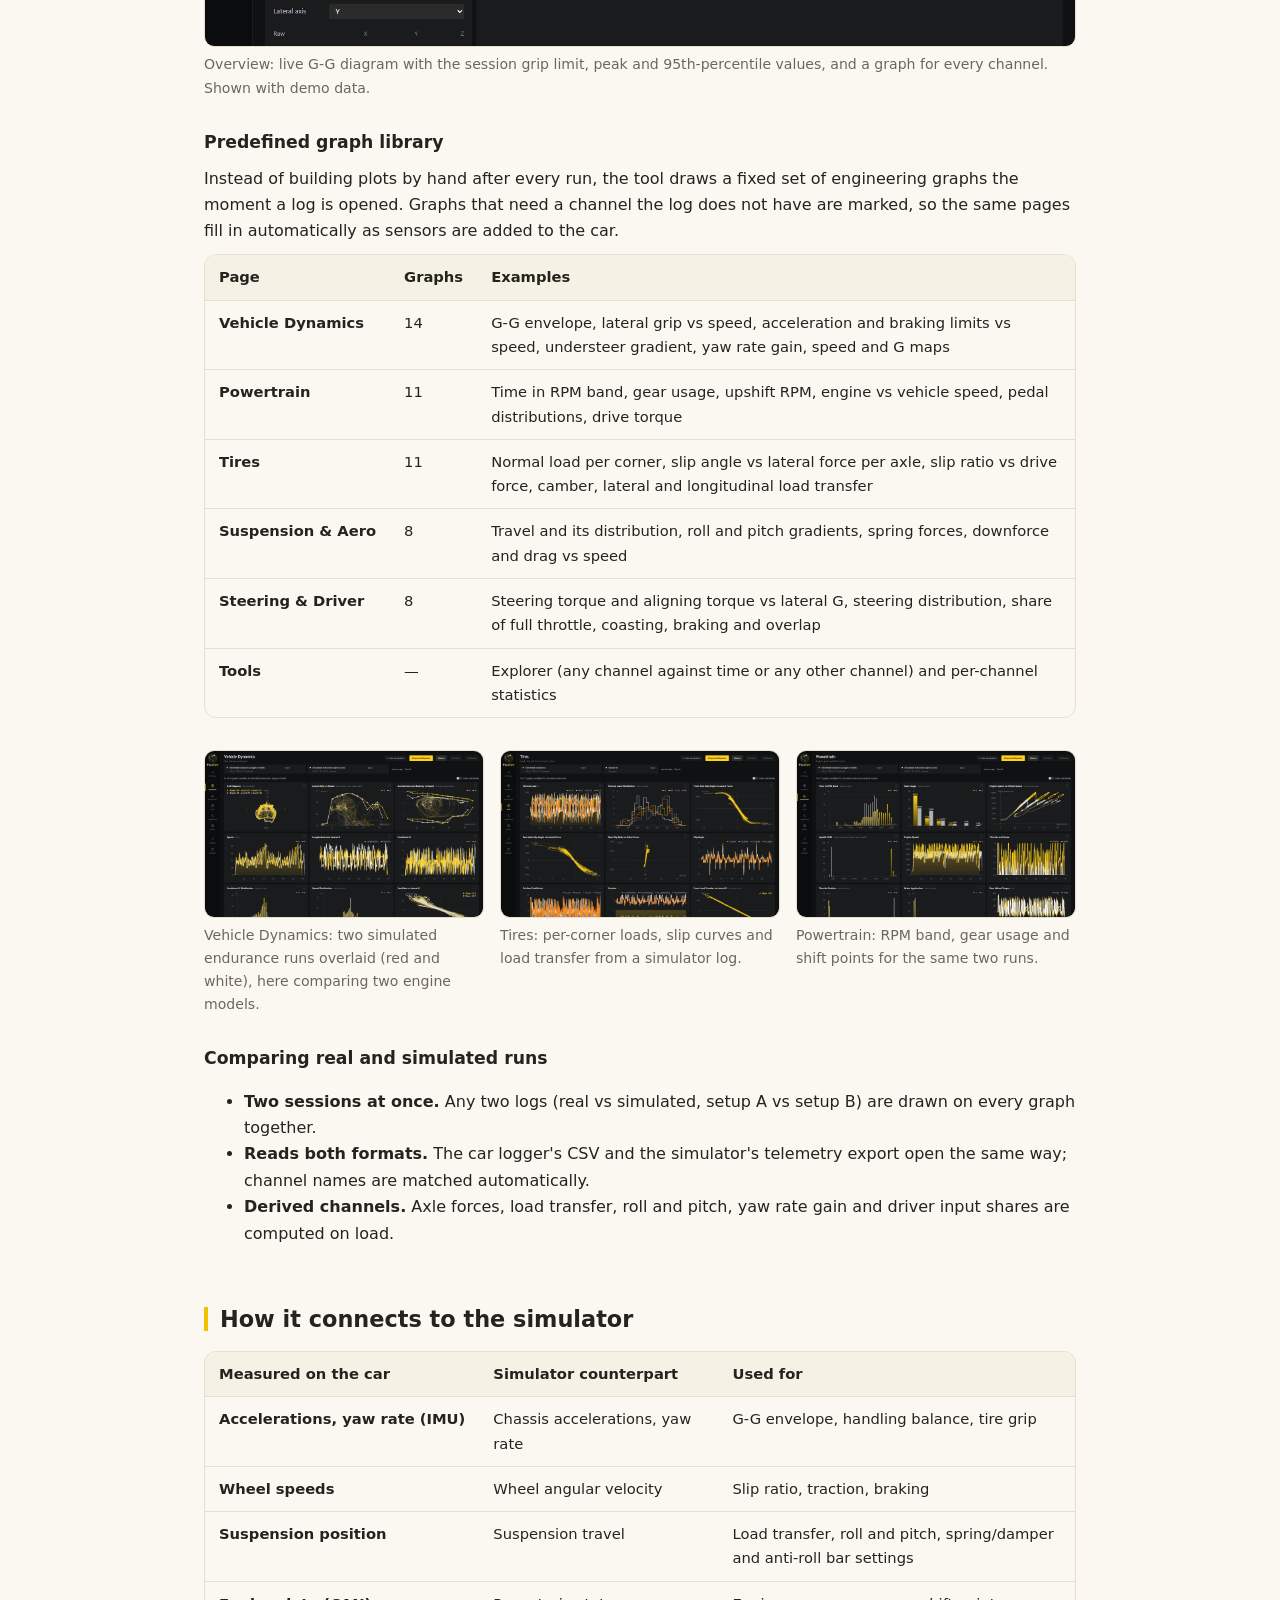
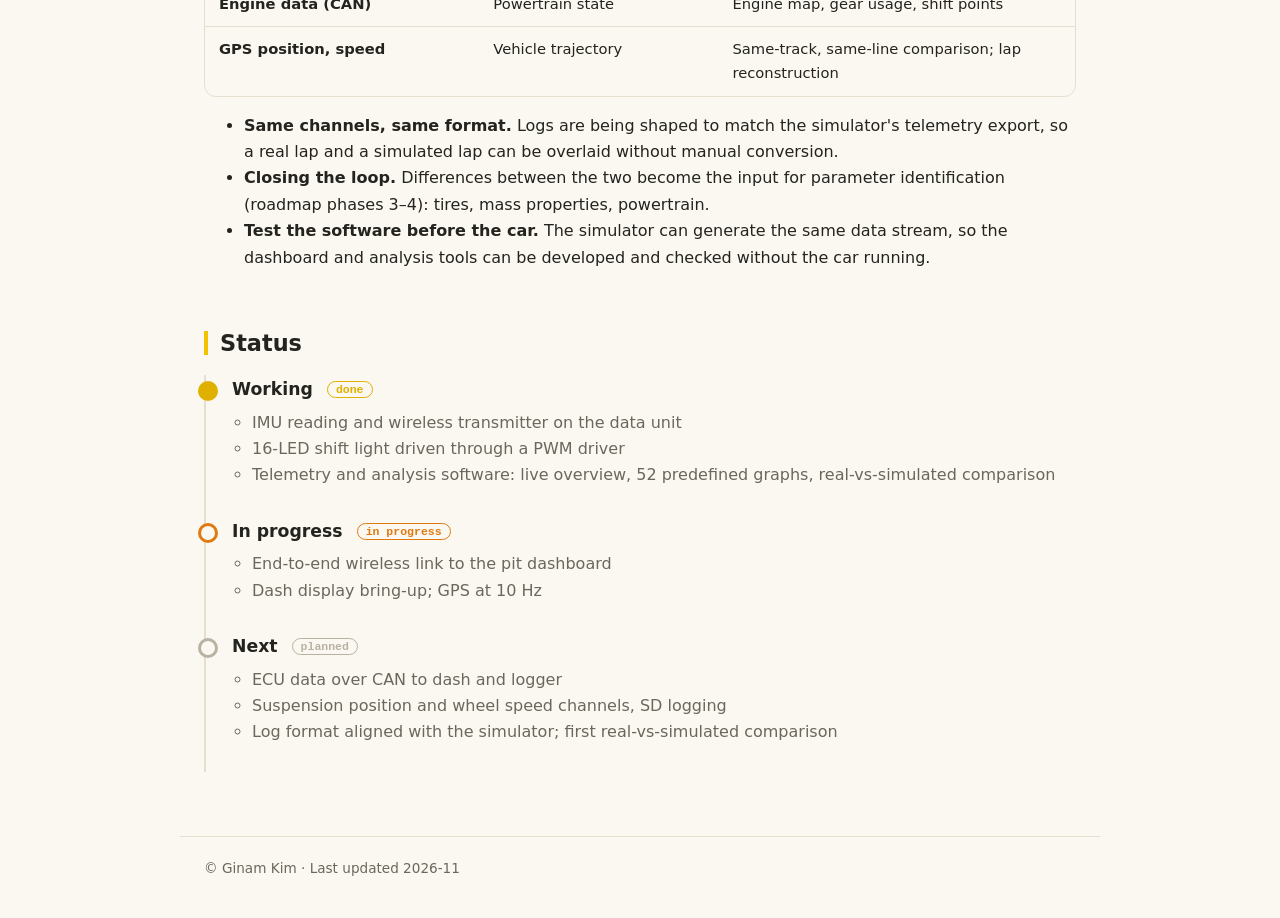
<file: telemetry.html>
<!doctype html>
<html lang="en">
<head>
  <meta charset="utf-8">
  <meta name="viewport" content="width=device-width, initial-scale=1">
  <title>PicoSim Telemetry — Ginam Kim</title>
  <meta name="description" content="On-car data logging, wireless telemetry and driver dash for a Formula Student car, built to feed real data back into the simulator.">
  <link rel="stylesheet" href="assets/style.css">
</head>
<body>
  <nav class="nav">
    <div class="nav-inner">
      <a class="brand" href="index.html"><svg viewBox="0 0 40 40" fill="none" aria-hidden="true"><circle cx="20" cy="20" r="18.6" fill="#fffdf8" stroke="#d6cdb8" stroke-width="1.4"/><path d="M35.4 20.0L38.2 20.0" stroke="#b9b2a2" stroke-width="1.2" stroke-linecap="round"/><path d="M20.0 35.4L20.0 38.2" stroke="#b9b2a2" stroke-width="1.2" stroke-linecap="round"/><path d="M4.6 20.0L1.8 20.0" stroke="#b9b2a2" stroke-width="1.2" stroke-linecap="round"/><path d="M20.0 4.6L20.0 1.8" stroke="#b9b2a2" stroke-width="1.2" stroke-linecap="round"/><circle cx="20" cy="20" r="10" stroke="#e6dfcf" stroke-width="1"/><path d="M6 20h11M23 20h11M20 6v11M20 23v11" stroke="#e6dfcf" stroke-width="0.9"/><circle cx="32.3" cy="14.0" r="1.08" fill="#e6b400" opacity="0.47"/><circle cx="31.2" cy="19.0" r="1.11" fill="#e6b400" opacity="0.49"/><circle cx="29.7" cy="21.7" r="1.14" fill="#e6b400" opacity="0.51"/><circle cx="26.2" cy="26.7" r="1.18" fill="#e6b400" opacity="0.53"/><circle cx="24.1" cy="30.4" r="1.21" fill="#e6b400" opacity="0.56"/><circle cx="23.7" cy="33.8" r="1.24" fill="#e6b400" opacity="0.59"/><circle cx="19.5" cy="30.1" r="1.27" fill="#e6b400" opacity="0.62"/><circle cx="15.4" cy="28.0" r="1.30" fill="#e6b400" opacity="0.64"/><circle cx="12.4" cy="26.6" r="1.33" fill="#e6b400" opacity="0.67"/><circle cx="7.8" cy="23.8" r="1.37" fill="#e6b400" opacity="0.70"/><circle cx="5.5" cy="20.8" r="1.40" fill="#e6b400" opacity="0.74"/><circle cx="5.4" cy="16.0" r="1.43" fill="#e6b400" opacity="0.77"/><circle cx="7.4" cy="13.2" r="1.46" fill="#e6b400" opacity="0.80"/><circle cx="12.9" cy="11.2" r="1.49" fill="#e6b400" opacity="0.83"/><circle cx="16.6" cy="12.4" r="1.52" fill="#e6b400" opacity="0.86"/><circle cx="19.2" cy="15.0" r="1.56" fill="#e6b400" opacity="0.90"/><circle cx="20.1" cy="11.5" r="1.59" fill="#e6b400" opacity="0.93"/><circle cx="23.6" cy="8.7" r="1.62" fill="#e6b400" opacity="0.97"/><circle cx="27.8" cy="8.7" r="2.7" fill="#e6b400"/></svg>Ginam Kim</a>
      <ul>
        <li><a href="index.html">About</a></li>
        <li><a href="projects.html" aria-current="page">Projects</a></li>
        <li><a href="cv.html">CV</a></li>
      </ul>
    </div>
  </nav>

  <main>
    <p class="small"><a href="projects.html">← Projects</a></p>
    <h1 class="h1-small-wm"><svg class="wm" viewBox="130 -1509 7344 1549" role="img" aria-label="PicoSim"><path d="M285 -564V-793H750Q837 -793 890.25 -852.3399999999999Q943.5 -911.68 943.5 -1008.0Q943.5 -1106.5 890.5282805429864 -1165.75Q837.5565610859728 -1225.0 750 -1225H285V-1454H743Q877.9205607476636 -1454.0 978.2102803738318 -1398.5Q1078.5 -1343.0 1134.25 -1243.0Q1190 -1143 1190 -1008Q1190 -874 1134.159836065574 -774.0Q1078.3196721311476 -674.0 977.9098360655738 -619.0Q877.5 -564.0 743 -564ZM170 0V-1454H409V0ZM1447.5 -1215.0V-1454.0H1686.5V-1215.0ZM1447.5 0.0V-1038.0H1686.5V0.0ZM2428 15Q2209.5 15.0 2089.25 -106.92461197339246Q1969.0 -228.84922394678492 1969 -451V-592Q1969.0 -812.1636771300448 2089.175131348511 -932.5818385650224Q2209.3502626970226 -1053.0 2428.2224168126095 -1053.0Q2553 -1053 2653.700787401575 -1010.0Q2754.4015748031497 -967.0 2814 -887L2652 -735Q2612.0 -777.5 2556.868852459016 -800.75Q2501.7377049180327 -824.0 2441 -824Q2330.1370967741937 -824.0 2269.0685483870966 -763.2380952380952Q2208.0 -702.4761904761905 2208 -592V-451Q2208.0 -337.5719844357977 2269.0685483870966 -275.78599221789887Q2330.1370967741937 -214.0 2441 -214Q2501.6858407079644 -214.0 2556.7699115044247 -239.0810810810811Q2611.853982300885 -264.1621621621622 2652 -310L2814 -148Q2754.521568627451 -70.0 2653.5107843137257 -27.5Q2552.5 15.0 2428 15ZM3457 15Q3248.233644859813 15.0 3133.6168224299063 -103.5Q3019 -222 3019 -437V-606Q3019 -819 3133.6168224299063 -936.0Q3248.233644859813 -1053.0 3457 -1053Q3665.766355140187 -1053.0 3780.3831775700937 -936.0Q3895 -819 3895 -606V-434Q3895 -220 3780.3831775700937 -102.5Q3665.766355140187 15.0 3457 15ZM3456.622356495468 -214.0Q3551.5 -214.0 3603.75 -271.80392156862746Q3656.0 -329.6078431372549 3656 -434V-606Q3656 -710 3603.75 -767.0Q3551.5 -824.0 3456.622356495468 -824.0Q3362.631419939577 -824.0 3310.3157099697883 -767.0Q3258 -710 3258 -606V-434Q3258.0 -329.6078431372549 3310.3157099697883 -271.80392156862746Q3362.631419939577 -214.0 3456.622356495468 -214.0Z" fill="#23231f"/><path d="M4602 15Q4497 15 4400.5 -5.5Q4304 -26 4219.75 -66.25Q4135.5 -106.5 4065 -165L4192 -356Q4275.5 -285.5 4380.5 -248.75Q4485.5 -212.0 4602 -212Q4748 -212 4828.5 -264.25Q4909.0 -316.5 4909 -411V-412Q4909 -485 4868.5 -523.75Q4828.0 -562.5 4762.0 -581.25Q4696 -600 4618.0 -612.5Q4534.5 -626.0 4449.25 -645.25Q4364.0 -664.5 4292.5 -706.0Q4221.0 -747.5 4177.5 -825.0Q4134.0 -902.5 4134 -1032V-1033Q4134 -1241 4271.5 -1355.0Q4409 -1469 4660 -1469Q4777.5 -1469.0 4894.5 -1430.5Q5011.5 -1392.0 5117 -1317L5001 -1120Q4917.5 -1180.5 4830.5 -1211.25Q4743.5 -1242.0 4660 -1242Q4522.5 -1242.0 4446.75 -1191.5Q4371 -1141 4371 -1049V-1048Q4371 -972 4415.5 -932.5Q4460 -893 4531.75 -874.0Q4603.5 -855.0 4686.0 -838.5Q4768.0 -822.5 4849.5 -799.5Q4931.0 -776.5 4998.25 -733.25Q5065.5 -690.0 5105.75 -614.5Q5146 -539 5146 -418V-416Q5146.0 -210.5 5003.5 -97.75Q4861 15 4602 15ZM5418.5 -1215.0V-1454.0H5657.5V-1215.0ZM5418.5 0.0V-1038.0H5657.5V0.0ZM7195 0V-614Q7195.0 -714.4347826086956 7145.009216589862 -769.2173913043478Q7095.018433179724 -824.0 7003 -824Q6916 -824 6868.75 -771.2252252252252Q6821.5 -718.4504504504505 6821.5 -622.0L6775.5 -842.0Q6825.092833876221 -943.5925925925926 6904.441368078176 -998.2962962962963Q6983.78990228013 -1053.0 7080 -1053Q7249 -1053 7341.5 -938.581560283688Q7434.0 -824.1631205673759 7434 -615V0ZM5970 0V-1038H6209V0ZM6582.5 0.0V-614.0Q6582.5 -714.4347826086956 6533.25 -769.2173913043478Q6484 -824 6393 -824Q6304.9617224880385 -824.0 6256.980861244019 -776.2475247524753Q6209.0 -728.4950495049505 6209 -642L6188 -857Q6234.5 -951.0 6307.5 -1002.0Q6380.5 -1053.0 6475.143835616438 -1053.0Q6640.267123287671 -1053.0 6730.8835616438355 -938.581560283688Q6821.5 -824.1631205673759 6821.5 -615.0V0.0Z" fill="#e6b400"/></svg> Telemetry</h1>
    <p class="muted" style="margin-top:-6px">On-car data logging, driver dash and analysis software</p>
    <p class="lead">
      The real-vehicle half of PicoSim: a data acquisition system that measures
      the same quantities the simulator predicts, so the model can be checked and calibrated against the car.
    </p>
    <p>
      <span class="tag">ESP32</span><span class="tag">Arduino</span>
      <span class="tag">CAN</span><span class="tag">Web Serial</span><span class="tag">Since 2025</span>
    </p>

    <h2>Why it exists</h2>
    <p>
      A simulator is only as good as the data used to check it. Commercial data loggers are expensive and
      closed, and they do not log in the format the simulator writes. This system is designed from the start
      so that <strong>a real run and a simulated run produce directly comparable data</strong>: the first
      step toward a <a href="simulator.html#roadmap">self-calibrating PicoSim</a>.
    </p>

    <h2>System</h2>
    <div class="grid">
      <div class="card">
        <h3>Data unit (on car)</h3>
        <p>IMU, GPS, suspension position (4 ch), wheel speed (4 ch), engine data from the ECU over CAN,
          SD-card logging, and a wireless link to the pits.</p>
      </div>
      <div class="card">
        <h3>Driver dash</h3>
        <p>5″ sunlight-readable display (800×480, 1000 nit), 16-LED shift light and warning lights,
          driven from ECU data over CAN.</p>
      </div>
      <div class="card">
        <h3>Pit receiver &amp; analysis software</h3>
        <p>Wireless receiver on USB, read by a browser-based telemetry and analysis tool. No install, runs offline
          on the pit laptop.</p>
      </div>
    </div>

    <h2 id="software">Telemetry &amp; analysis software</h2>
    <p>
      One tool for both sides of the project: it shows the car live in the pits, and it opens logs from the car
      and from the simulator in the same way, so they can be compared directly.
    </p>
    <p><a class="btn" href="app/telemetry.html?demo=1" target="_blank" rel="noopener">Open the app with demo data</a>
      <a class="btn" href="app/telemetry.html" target="_blank" rel="noopener">Open the app</a>
      <a class="btn" href="https://github.com/GKN68/picosim-telemetry">Source on GitHub</a></p>
    <p class="small muted">Runs in the browser. Connecting the pit receiver needs Chrome or Edge. Demo data is synthetic, not vehicle data.
      Any CSV log can be opened from the session bar or dropped onto the page.</p>
    <figure class="shot">
      <img src="assets/img/telemetry-overview.png" alt="Overview page: G-G diagram, session peaks and live metric graphs" loading="lazy">
      <figcaption>Overview: live G-G diagram with the session grip limit, peak and 95th-percentile values, and a graph for
        every channel. Shown with demo data.</figcaption>
    </figure>

    <h3>Predefined graph library</h3>
    <p>
      Instead of building plots by hand after every run, the tool draws a fixed set of engineering graphs
      the moment a log is opened. Graphs that need a channel the log does not have are marked, so the same pages
      fill in automatically as sensors are added to the car.
    </p>
    <div class="table-wrap">
      <table>
        <thead><tr><th>Page</th><th>Graphs</th><th>Examples</th></tr></thead>
        <tbody>
          <tr><td>Vehicle Dynamics</td><td>14</td><td>G-G envelope, lateral grip vs speed, acceleration and braking limits vs speed, understeer gradient, yaw rate gain, speed and G maps</td></tr>
          <tr><td>Powertrain</td><td>11</td><td>Time in RPM band, gear usage, upshift RPM, engine vs vehicle speed, pedal distributions, drive torque</td></tr>
          <tr><td>Tires</td><td>11</td><td>Normal load per corner, slip angle vs lateral force per axle, slip ratio vs drive force, camber, lateral and longitudinal load transfer</td></tr>
          <tr><td>Suspension &amp; Aero</td><td>8</td><td>Travel and its distribution, roll and pitch gradients, spring forces, downforce and drag vs speed</td></tr>
          <tr><td>Steering &amp; Driver</td><td>8</td><td>Steering torque and aligning torque vs lateral G, steering distribution, share of full throttle, coasting, braking and overlap</td></tr>
          <tr><td>Tools</td><td>—</td><td>Explorer (any channel against time or any other channel) and per-channel statistics</td></tr>
        </tbody>
      </table>
    </div>

    <div class="grid" style="margin-top:16px">
      <figure class="shot">
        <img src="assets/img/telemetry-vehicle-dynamics.png" alt="Vehicle Dynamics page comparing two simulated sessions" loading="lazy">
        <figcaption>Vehicle Dynamics: two simulated endurance runs overlaid (red and white), here comparing two engine models.</figcaption>
      </figure>
      <figure class="shot">
        <img src="assets/img/telemetry-tires.png" alt="Tires page from a simulated endurance run" loading="lazy">
        <figcaption>Tires: per-corner loads, slip curves and load transfer from a simulator log.</figcaption>
      </figure>
      <figure class="shot">
        <img src="assets/img/telemetry-powertrain.png" alt="Powertrain page comparing two simulated sessions" loading="lazy">
        <figcaption>Powertrain: RPM band, gear usage and shift points for the same two runs.</figcaption>
      </figure>
    </div>

    <h3>Comparing real and simulated runs</h3>
    <ul>
      <li><strong>Two sessions at once.</strong> Any two logs (real vs simulated, setup A vs setup B) are drawn on every graph together.</li>
      <li><strong>Reads both formats.</strong> The car logger's CSV and the simulator's telemetry export open the same way; channel names are matched automatically.</li>
      <li><strong>Derived channels.</strong> Axle forces, load transfer, roll and pitch, yaw rate gain and driver input shares are computed on load.</li>
    </ul>

    <h2>How it connects to the simulator</h2>
    <div class="table-wrap">
      <table>
        <thead><tr><th>Measured on the car</th><th>Simulator counterpart</th><th>Used for</th></tr></thead>
        <tbody>
          <tr><td>Accelerations, yaw rate (IMU)</td><td>Chassis accelerations, yaw rate</td><td>G-G envelope, handling balance, tire grip</td></tr>
          <tr><td>Wheel speeds</td><td>Wheel angular velocity</td><td>Slip ratio, traction, braking</td></tr>
          <tr><td>Suspension position</td><td>Suspension travel</td><td>Load transfer, roll and pitch, spring/damper and anti-roll bar settings</td></tr>
          <tr><td>Engine data (CAN)</td><td>Powertrain state</td><td>Engine map, gear usage, shift points</td></tr>
          <tr><td>GPS position, speed</td><td>Vehicle trajectory</td><td>Same-track, same-line comparison; lap reconstruction</td></tr>
        </tbody>
      </table>
    </div>
    <ul>
      <li><strong>Same channels, same format.</strong> Logs are being shaped to match the simulator's telemetry export,
        so a real lap and a simulated lap can be overlaid without manual conversion.</li>
      <li><strong>Closing the loop.</strong> Differences between the two become the input for parameter identification
        (roadmap phases 3–4): tires, mass properties, powertrain.</li>
      <li><strong>Test the software before the car.</strong> The simulator can generate the same data stream, so the
        dashboard and analysis tools can be developed and checked without the car running.</li>
    </ul>

    <h2>Status</h2>
    <ol class="roadmap">
      <li class="done">
        <h3>Working <span class="status done">done</span></h3>
        <ul>
          <li>IMU reading and wireless transmitter on the data unit</li>
          <li>16-LED shift light driven through a PWM driver</li>
          <li>Telemetry and analysis software: live overview, 52 predefined graphs, real-vs-simulated comparison</li>
        </ul>
      </li>
      <li class="now">
        <h3>In progress <span class="status now">in progress</span></h3>
        <ul>
          <li>End-to-end wireless link to the pit dashboard</li>
          <li>Dash display bring-up; GPS at 10 Hz</li>
        </ul>
      </li>
      <li>
        <h3>Next <span class="status next">planned</span></h3>
        <ul>
          <li>ECU data over CAN to dash and logger</li>
          <li>Suspension position and wheel speed channels, SD logging</li>
          <li>Log format aligned with the simulator; first real-vs-simulated comparison</li>
        </ul>
      </li>
    </ol>
  </main>

  <footer>© Ginam Kim · Last updated 2026-11</footer>
</body>
</html>
</file>
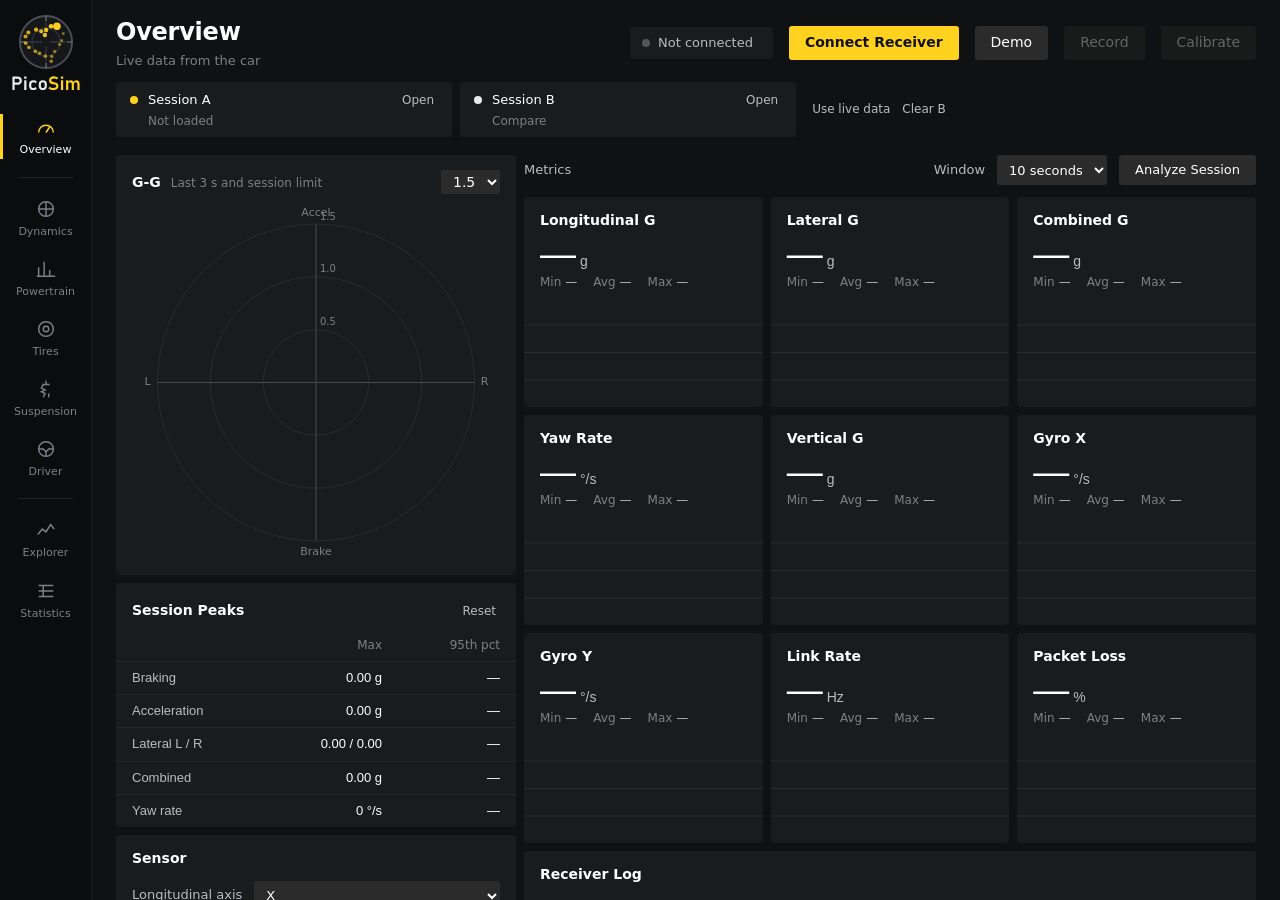
<file: app/telemetry.html>
<!doctype html>
<html lang="en">
<head>
<meta charset="utf-8">
<meta name="viewport" content="width=device-width, initial-scale=1">
<title>PicoSim Telemetry</title>
<style>
:root{
  --bg:#101112; --side:#0b0c0d; --tile:#1a1b1d; --tile2:#222326; --hover:#24262a; --line:#2a2c30;
  --tx:#ffffff; --tx2:#b8bcc2; --dim:#7b8088; --red:#ffd21f; --red2:#ffe055; --ok:#3ddc84; --warn:#ff8a1f; --num:"Bahnschrift","Segoe UI",sans-serif;
  --f:"Segoe UI Variable Text","Segoe UI",system-ui,sans-serif;
}
*{box-sizing:border-box}
html,body{margin:0;height:100%;background:var(--bg);color:var(--tx);font:14px/1.4 var(--f);overflow:hidden}
button,select,input{font:inherit;color:var(--tx)}
canvas{display:block;width:100%;height:100%}
.app{display:grid;grid-template-columns:92px 1fr;height:100vh}
#side{background:var(--side);display:flex;flex-direction:column;border-right:1px solid #1f1f1f;min-height:0}
.logo{display:flex;flex-direction:column;align-items:center;gap:6px;padding:14px 0 12px;font:600 12px var(--num);letter-spacing:.04em;color:var(--tx2)}
.logo svg{width:56px;height:56px}
.logo svg.wm{width:68px;height:auto;display:block}
.nav{flex:1;overflow:auto;padding:4px 0}
.nav .grp{height:1px;background:#202226;margin:10px 18px;font-size:0;overflow:hidden}
.nav button{display:flex;flex-direction:column;align-items:center;gap:5px;width:100%;background:none;border:0;padding:10px 4px;color:var(--dim);cursor:pointer;text-align:center;position:relative;font-size:11px;line-height:1.2}
.nav button svg{width:22px;height:22px;flex:0 0 22px;fill:none;stroke:currentColor;stroke-width:1.6}
.nav button:hover{background:var(--hover);color:var(--tx)}
.nav button.on{color:var(--tx)}
.nav button.on svg{color:var(--red)}
.nav button.on::before{content:"";position:absolute;left:0;top:8px;bottom:8px;width:3px;background:var(--red)}
.nav button .n{display:none}
.sess{display:flex;align-items:center;gap:8px;margin:0 24px 14px}
.sess h4{display:none}
.slot{display:grid;grid-template-columns:8px minmax(0,240px) auto;gap:2px 10px;align-items:center;padding:8px 14px;background:var(--tile);border-radius:4px}
.slot b{width:8px;height:8px;border-radius:50%}
.slot .nm{font-size:13px;white-space:nowrap;overflow:hidden;text-overflow:ellipsis}
.slot .mt{grid-column:2/4;font-size:12px;color:var(--dim)}
.sess .acts{display:flex;gap:4px;margin-left:4px}
.lnk{background:none;border:0;color:var(--tx2);cursor:pointer;font-size:12px;padding:2px 4px}
.lnk:hover{color:var(--tx)}
#main{display:flex;flex-direction:column;min-width:0;min-height:0}
.hdr{display:flex;align-items:center;gap:16px;padding:16px 24px 12px}
.hdr h1{margin:0;font-size:24px;font-weight:600;letter-spacing:-.01em}
.hdr .sub{color:var(--dim);font-size:13px;margin-top:2px}
.hdr .sp{flex:1}
.chip{display:flex;align-items:center;gap:8px;background:var(--tile);padding:7px 12px;border-radius:4px;font-size:13px;color:var(--tx2);white-space:nowrap}
.chip b{font-weight:600;color:var(--tx);font-variant-numeric:tabular-nums}
.chip .dot{width:8px;height:8px;border-radius:50%;background:#555}
.chip .dot.ok{background:var(--ok)} .chip .dot.warn{background:var(--warn)} .chip .dot.bad{background:var(--red)}
.btn{background:#2b2b2b;border:0;border-radius:3px;padding:0 16px;height:34px;cursor:pointer;white-space:nowrap}
.btn:hover:not(:disabled){background:#363636}
.btn:disabled{opacity:.35;cursor:default}
.btn.pri{background:var(--red);color:#111;font-weight:600} .btn.pri:hover:not(:disabled){background:var(--red2)}
.btn.live{background:#ff3b30;animation:pulse 1.2s ease-in-out infinite}
@keyframes pulse{50%{background:#9e231c}}
.content{flex:1;overflow:auto;padding:4px 24px 24px;min-height:0}
.page{display:none} .page.on{display:block}
.bar2{display:flex;align-items:center;gap:12px;margin:0 0 12px;color:var(--tx2);font-size:13px}
.bar2 .sp{flex:1}
.tg{display:inline-flex;align-items:center;gap:8px;cursor:pointer;user-select:none}
.tg input{display:none}
.tg i{width:34px;height:18px;border-radius:9px;background:#3a3a3a;position:relative;transition:.15s}
.tg i::after{content:"";position:absolute;left:2px;top:2px;width:14px;height:14px;border-radius:50%;background:#ddd;transition:.15s}
.tg input:checked+i{background:var(--red)} .tg input:checked+i::after{left:18px;background:#111}
select{background:#2b2b2b;border:0;border-radius:3px;height:30px;padding:0 8px}
.tile{background:var(--tile);border-radius:4px;display:flex;flex-direction:column;min-width:0;position:relative}
.tile .th{display:flex;align-items:baseline;gap:10px;padding:14px 16px 0}
.tile .th .t{font-size:14px;font-weight:600}
.tile .th .s{font-size:12px;color:var(--dim);white-space:nowrap;overflow:hidden;text-overflow:ellipsis}
.tile .th .x{margin-left:auto;background:none;border:0;color:var(--dim);cursor:pointer;padding:0;width:18px;height:18px}
.tile .th .x:hover{color:var(--tx)}
.tile .th .x svg{width:16px;height:16px;fill:none;stroke:currentColor;stroke-width:1.6}
.tile .cv{flex:1;min-height:0;padding:8px 12px 12px}
.tile.na{opacity:.45}
.ov{display:grid;grid-template-columns:minmax(340px,400px) 1fr;gap:8px;align-items:start}
.ovl{display:grid;gap:8px}
.mt{display:grid;grid-template-columns:repeat(3,minmax(0,1fr));gap:8px}
.m{height:210px}
.m .val{padding:2px 16px 0;font-family:var(--num);font-size:36px;font-weight:400;font-variant-numeric:tabular-nums;line-height:1.15}
.m .val small{font-size:14px;color:var(--tx2);margin-left:4px}
.m .stats{display:flex;gap:16px;padding:0 16px;font-size:12px;color:var(--dim);font-variant-numeric:tabular-nums;white-space:nowrap;overflow:hidden}
.m .stats b{color:var(--tx2);font-weight:400;margin-left:4px}
.m canvas{flex:1;min-height:0;padding:6px 0 0}
table.kv{width:100%;border-collapse:collapse;font-variant-numeric:tabular-nums;font-size:13px}
table.kv td{font-family:var(--num)}
table.kv td,table.kv th{padding:7px 16px;text-align:right;border-top:1px solid #262626}
table.kv th{color:var(--dim);font-weight:400;border-top:0;font-size:12px}
table.kv td:first-child,table.kv th:first-child{text-align:left;color:var(--tx2)}
.form{display:grid;grid-template-columns:auto 1fr;gap:8px 12px;align-items:center;padding:12px 16px;color:var(--tx2);font-size:13px}
#log{margin:0;padding:8px 16px 14px;font:12px/1.5 Consolas,monospace;color:var(--dim);white-space:pre-wrap;overflow:auto;height:120px}
.gl{display:grid;grid-template-columns:repeat(auto-fill,minmax(440px,1fr));gap:8px}
.gl .tile{height:300px}
.empty{position:absolute;inset:44px 0 0;display:grid;place-items:center;text-align:center;color:var(--dim);font-size:13px;pointer-events:none}
.empty small{display:block;color:#555;margin-top:4px;font-size:12px}
.ex{display:grid;grid-template-columns:220px 1fr;gap:8px}
.chl{padding:8px 8px 12px;max-height:calc(100vh - 170px);overflow:auto}
.chl label{display:flex;align-items:center;gap:8px;padding:4px 8px;cursor:pointer;font-size:13px;color:var(--tx2);border-radius:3px;white-space:nowrap;overflow:hidden}
.chl label:hover{background:var(--hover);color:var(--tx)}
.chl input{accent-color:var(--red);margin:0}
table.st{width:100%;border-collapse:collapse;font-size:13px;font-variant-numeric:tabular-nums}
table.st th{position:sticky;top:0;background:var(--tile2);color:var(--dim);font-weight:400;text-align:right;padding:8px 12px}
table.st td{padding:6px 12px;border-top:1px solid #262626;text-align:right;color:var(--tx2)}
table.st td:first-child,table.st th:first-child{text-align:left;color:var(--tx)}
table.st tr:hover td{background:#222}
#modal{display:none;position:fixed;inset:0;background:rgba(0,0,0,.72);z-index:20;padding:40px}
#modal .tile{height:100%}
#drop{display:none;position:fixed;inset:0;z-index:30;background:rgba(255,210,31,.08);border:2px solid var(--red);place-items:center;font-size:18px}
#toast{position:fixed;right:24px;bottom:24px;background:#2b2b2b;border-left:3px solid var(--red);padding:12px 16px;display:none;z-index:40;max-width:420px}
input[type=file]{display:none}
</style>
</head>
<body>
<div class="app">
<aside id="side">
  <div class="logo"><svg viewBox="0 0 40 40" fill="none"><circle cx="20" cy="20" r="18.6" fill="#16171a" stroke="#4a4e56" stroke-width="1.4"/><path d="M35.4 20.0L38.2 20.0" stroke="#5a5f68" stroke-width="1.2" stroke-linecap="round"/><path d="M20.0 35.4L20.0 38.2" stroke="#5a5f68" stroke-width="1.2" stroke-linecap="round"/><path d="M4.6 20.0L1.8 20.0" stroke="#5a5f68" stroke-width="1.2" stroke-linecap="round"/><path d="M20.0 4.6L20.0 1.8" stroke="#5a5f68" stroke-width="1.2" stroke-linecap="round"/><circle cx="20" cy="20" r="10" stroke="#2e3136" stroke-width="1"/><path d="M6 20h11M23 20h11M20 6v11M20 23v11" stroke="#33363c" stroke-width="0.9"/><circle cx="32.3" cy="14.0" r="1.08" fill="#ffd21f" opacity="0.47"/><circle cx="31.2" cy="19.0" r="1.11" fill="#ffd21f" opacity="0.49"/><circle cx="29.7" cy="21.7" r="1.14" fill="#ffd21f" opacity="0.51"/><circle cx="26.2" cy="26.7" r="1.18" fill="#ffd21f" opacity="0.53"/><circle cx="24.1" cy="30.4" r="1.21" fill="#ffd21f" opacity="0.56"/><circle cx="23.7" cy="33.8" r="1.24" fill="#ffd21f" opacity="0.59"/><circle cx="19.5" cy="30.1" r="1.27" fill="#ffd21f" opacity="0.62"/><circle cx="15.4" cy="28.0" r="1.30" fill="#ffd21f" opacity="0.64"/><circle cx="12.4" cy="26.6" r="1.33" fill="#ffd21f" opacity="0.67"/><circle cx="7.8" cy="23.8" r="1.37" fill="#ffd21f" opacity="0.70"/><circle cx="5.5" cy="20.8" r="1.40" fill="#ffd21f" opacity="0.74"/><circle cx="5.4" cy="16.0" r="1.43" fill="#ffd21f" opacity="0.77"/><circle cx="7.4" cy="13.2" r="1.46" fill="#ffd21f" opacity="0.80"/><circle cx="12.9" cy="11.2" r="1.49" fill="#ffd21f" opacity="0.83"/><circle cx="16.6" cy="12.4" r="1.52" fill="#ffd21f" opacity="0.86"/><circle cx="19.2" cy="15.0" r="1.56" fill="#ffd21f" opacity="0.90"/><circle cx="20.1" cy="11.5" r="1.59" fill="#ffd21f" opacity="0.93"/><circle cx="23.6" cy="8.7" r="1.62" fill="#ffd21f" opacity="0.97"/><circle cx="27.8" cy="8.7" r="2.7" fill="#ffd21f"/></svg><svg class="wm" viewBox="130 -1509 7344 1549" aria-label="PicoSim"><path d="M285 -564V-793H750Q837 -793 890.25 -852.3399999999999Q943.5 -911.68 943.5 -1008.0Q943.5 -1106.5 890.5282805429864 -1165.75Q837.5565610859728 -1225.0 750 -1225H285V-1454H743Q877.9205607476636 -1454.0 978.2102803738318 -1398.5Q1078.5 -1343.0 1134.25 -1243.0Q1190 -1143 1190 -1008Q1190 -874 1134.159836065574 -774.0Q1078.3196721311476 -674.0 977.9098360655738 -619.0Q877.5 -564.0 743 -564ZM170 0V-1454H409V0ZM1447.5 -1215.0V-1454.0H1686.5V-1215.0ZM1447.5 0.0V-1038.0H1686.5V0.0ZM2428 15Q2209.5 15.0 2089.25 -106.92461197339246Q1969.0 -228.84922394678492 1969 -451V-592Q1969.0 -812.1636771300448 2089.175131348511 -932.5818385650224Q2209.3502626970226 -1053.0 2428.2224168126095 -1053.0Q2553 -1053 2653.700787401575 -1010.0Q2754.4015748031497 -967.0 2814 -887L2652 -735Q2612.0 -777.5 2556.868852459016 -800.75Q2501.7377049180327 -824.0 2441 -824Q2330.1370967741937 -824.0 2269.0685483870966 -763.2380952380952Q2208.0 -702.4761904761905 2208 -592V-451Q2208.0 -337.5719844357977 2269.0685483870966 -275.78599221789887Q2330.1370967741937 -214.0 2441 -214Q2501.6858407079644 -214.0 2556.7699115044247 -239.0810810810811Q2611.853982300885 -264.1621621621622 2652 -310L2814 -148Q2754.521568627451 -70.0 2653.5107843137257 -27.5Q2552.5 15.0 2428 15ZM3457 15Q3248.233644859813 15.0 3133.6168224299063 -103.5Q3019 -222 3019 -437V-606Q3019 -819 3133.6168224299063 -936.0Q3248.233644859813 -1053.0 3457 -1053Q3665.766355140187 -1053.0 3780.3831775700937 -936.0Q3895 -819 3895 -606V-434Q3895 -220 3780.3831775700937 -102.5Q3665.766355140187 15.0 3457 15ZM3456.622356495468 -214.0Q3551.5 -214.0 3603.75 -271.80392156862746Q3656.0 -329.6078431372549 3656 -434V-606Q3656 -710 3603.75 -767.0Q3551.5 -824.0 3456.622356495468 -824.0Q3362.631419939577 -824.0 3310.3157099697883 -767.0Q3258 -710 3258 -606V-434Q3258.0 -329.6078431372549 3310.3157099697883 -271.80392156862746Q3362.631419939577 -214.0 3456.622356495468 -214.0Z" fill="#e9eaec"/><path d="M4602 15Q4497 15 4400.5 -5.5Q4304 -26 4219.75 -66.25Q4135.5 -106.5 4065 -165L4192 -356Q4275.5 -285.5 4380.5 -248.75Q4485.5 -212.0 4602 -212Q4748 -212 4828.5 -264.25Q4909.0 -316.5 4909 -411V-412Q4909 -485 4868.5 -523.75Q4828.0 -562.5 4762.0 -581.25Q4696 -600 4618.0 -612.5Q4534.5 -626.0 4449.25 -645.25Q4364.0 -664.5 4292.5 -706.0Q4221.0 -747.5 4177.5 -825.0Q4134.0 -902.5 4134 -1032V-1033Q4134 -1241 4271.5 -1355.0Q4409 -1469 4660 -1469Q4777.5 -1469.0 4894.5 -1430.5Q5011.5 -1392.0 5117 -1317L5001 -1120Q4917.5 -1180.5 4830.5 -1211.25Q4743.5 -1242.0 4660 -1242Q4522.5 -1242.0 4446.75 -1191.5Q4371 -1141 4371 -1049V-1048Q4371 -972 4415.5 -932.5Q4460 -893 4531.75 -874.0Q4603.5 -855.0 4686.0 -838.5Q4768.0 -822.5 4849.5 -799.5Q4931.0 -776.5 4998.25 -733.25Q5065.5 -690.0 5105.75 -614.5Q5146 -539 5146 -418V-416Q5146.0 -210.5 5003.5 -97.75Q4861 15 4602 15ZM5418.5 -1215.0V-1454.0H5657.5V-1215.0ZM5418.5 0.0V-1038.0H5657.5V0.0ZM7195 0V-614Q7195.0 -714.4347826086956 7145.009216589862 -769.2173913043478Q7095.018433179724 -824.0 7003 -824Q6916 -824 6868.75 -771.2252252252252Q6821.5 -718.4504504504505 6821.5 -622.0L6775.5 -842.0Q6825.092833876221 -943.5925925925926 6904.441368078176 -998.2962962962963Q6983.78990228013 -1053.0 7080 -1053Q7249 -1053 7341.5 -938.581560283688Q7434.0 -824.1631205673759 7434 -615V0ZM5970 0V-1038H6209V0ZM6582.5 0.0V-614.0Q6582.5 -714.4347826086956 6533.25 -769.2173913043478Q6484 -824 6393 -824Q6304.9617224880385 -824.0 6256.980861244019 -776.2475247524753Q6209.0 -728.4950495049505 6209 -642L6188 -857Q6234.5 -951.0 6307.5 -1002.0Q6380.5 -1053.0 6475.143835616438 -1053.0Q6640.267123287671 -1053.0 6730.8835616438355 -938.581560283688Q6821.5 -824.1631205673759 6821.5 -615.0V0.0Z" fill="#ffd21f"/></svg></div>
  <nav class="nav" id="nav">
    <button data-p="overview" class="on"><svg viewBox="0 0 24 24"><path d="M4 18a8 8 0 1 1 16 0"/><path d="M12 18l4-6"/></svg>Overview</button>
    <div class="grp">Graphs</div>
    <button data-p="vd"><svg viewBox="0 0 24 24"><circle cx="12" cy="12" r="8"/><path d="M12 4v16M4 12h16"/></svg>Dynamics<span class="n" data-cnt="vd"></span></button>
    <button data-p="pt"><svg viewBox="0 0 24 24"><path d="M4 20V10M10 20V4M16 20v-7M22 20H2"/></svg>Powertrain<span class="n" data-cnt="pt"></span></button>
    <button data-p="ty"><svg viewBox="0 0 24 24"><circle cx="12" cy="12" r="8"/><circle cx="12" cy="12" r="3"/></svg>Tires<span class="n" data-cnt="ty"></span></button>
    <button data-p="sa"><svg viewBox="0 0 24 24"><path d="M12 3v4M8 7h8M9 7l-2 4 4 2-4 2 4 2-2 4M15 21v-4"/></svg>Suspension<span class="n" data-cnt="sa"></span></button>
    <button data-p="sd"><svg viewBox="0 0 24 24"><circle cx="12" cy="12" r="8"/><path d="M4 12h5l3 3 3-3h5M12 15v5"/></svg>Driver<span class="n" data-cnt="sd"></span></button>
    <div class="grp">Tools</div>
    <button data-p="ex"><svg viewBox="0 0 24 24"><path d="M3 17l5-6 4 3 5-8 4 5"/></svg>Explorer</button>
    <button data-p="stats"><svg viewBox="0 0 24 24"><path d="M4 6h16M4 12h16M4 18h16M9 6v12"/></svg>Statistics</button>
  </nav>
</aside>
<section id="main">
  <div class="hdr">
    <div><h1 id="title">Overview</h1><div class="sub" id="subtitle">Live data from the car</div></div>
    <span class="sp"></span>
    <div class="chip"><i class="dot" id="dot"></i><span id="stTxt">Not connected</span><b id="stRate"></b></div>
    <button class="btn pri" id="bConn">Connect Receiver</button>
    <button class="btn" id="bDemo">Demo</button>
    <button class="btn" id="bRec" disabled>Record</button>
    <button class="btn" id="bZero" disabled title="Car level and stationary">Calibrate</button>
  </div>
  <div class="sess">
    <h4>Sessions</h4>
    <div class="slot"><b style="background:var(--red)"></b><span class="nm" id="nmA">Session A</span><button class="lnk" data-load="A">Open</button><span class="mt" id="mtA">Not loaded</span></div>
    <div class="slot"><b style="background:#e6e9ee"></b><span class="nm" id="nmB">Session B</span><button class="lnk" data-load="B">Open</button><span class="mt" id="mtB">Compare</span></div>
    <div class="acts"><button class="lnk" id="bUseLive">Use live data</button><button class="lnk" id="bClearB">Clear B</button></div>
    <input type="file" id="file" accept=".csv,text/csv">
  </div>
  <div class="content" id="content">
  <div class="page on" id="p-overview">
    <div class="ov">
      <div class="ovl">
        <div class="tile" style="height:420px"><div class="th"><span class="t">G-G</span><span class="s">Last 3 s and session limit</span><span class="x"></span>
          <select id="ggRange" style="height:24px"><option>1</option><option selected>1.5</option><option>2</option><option>3</option></select></div>
          <div class="cv"><canvas id="cGG"></canvas></div></div>
        <div class="tile"><div class="th"><span class="t">Session Peaks</span><span class="x"></span><button class="lnk" id="bPeak">Reset</button></div>
          <table class="kv" style="margin-top:8px">
            <tr><th></th><th>Max</th><th>95th pct</th></tr>
            <tr><td>Braking</td><td id="pkBrk">—</td><td id="p95Brk">—</td></tr>
            <tr><td>Acceleration</td><td id="pkAcc">—</td><td id="p95Acc">—</td></tr>
            <tr><td>Lateral L / R</td><td id="pkLat">—</td><td id="p95Lat">—</td></tr>
            <tr><td>Combined</td><td id="pkComb">—</td><td id="p95Comb">—</td></tr>
            <tr><td>Yaw rate</td><td id="pkYaw">—</td><td id="p95Yaw">—</td></tr>
          </table></div>
        <div class="tile"><div class="th"><span class="t">Sensor</span></div>
          <div class="form">Longitudinal axis <select id="axLong"></select>Lateral axis <select id="axLat"></select></div>
          <table class="kv"><tr><th>Raw</th><th>X</th><th>Y</th><th>Z</th></tr>
            <tr><td>Accel (g)</td><td id="rax">—</td><td id="ray">—</td><td id="raz">—</td></tr>
            <tr><td>Gyro (°/s)</td><td id="rgx">—</td><td id="rgy">—</td><td id="rgz">—</td></tr></table>
          <div style="height:8px"></div></div>
      </div>
      <div>
        <div class="bar2">Metrics<span class="sp"></span>Window
          <select id="win"><option value="10">10 seconds</option><option value="30">30 seconds</option><option value="60">60 seconds</option></select>
          <button class="btn" id="bAnalyze" style="height:30px">Analyze Session</button></div>
        <div class="mt" id="metrics"></div>
        <div class="tile" style="margin-top:8px"><div class="th"><span class="t">Receiver Log</span></div><pre id="log"></pre></div>
      </div>
    </div>
  </div>
  <div class="page" id="p-vd"></div><div class="page" id="p-pt"></div><div class="page" id="p-ty"></div>
  <div class="page" id="p-sa"></div><div class="page" id="p-sd"></div>
  <div class="page" id="p-ex">
    <div class="ex">
      <div class="tile"><div class="th"><span class="t">Channels</span><span class="s">Up to 8</span></div><div class="chl" id="chList"></div></div>
      <div style="display:grid;gap:8px">
        <div class="tile" style="height:520px"><div class="th"><span class="t">Time Plot</span><span class="s">Scroll to zoom, drag to pan, double-click to reset</span></div>
          <div class="cv"><canvas id="cTime"></canvas></div><div class="empty" id="eTime">No session</div></div>
        <div class="tile" style="height:360px"><div class="th"><span class="t">Custom Plot</span><span class="x"></span>
          <select id="xyX"></select><span class="s">vs</span><select id="xyY"></select></div>
          <div class="cv"><canvas id="cXY"></canvas></div></div>
      </div>
    </div>
  </div>
  <div class="page" id="p-stats"><div style="display:grid;grid-template-columns:1fr 1fr;gap:8px">
    <div class="tile"><div class="th"><span class="t">Session A</span><span class="x"></span><button class="lnk" data-exp="A">Export CSV</button></div><div id="stA" style="padding:8px 4px"></div></div>
    <div class="tile"><div class="th"><span class="t">Session B</span><span class="x"></span><button class="lnk" data-exp="B">Export CSV</button></div><div id="stB" style="padding:8px 4px"></div></div>
  </div></div>
  </div>
</section>
</div>
<div id="modal"></div>
<div id="drop">Drop CSV to open as Session A. Hold Shift for Session B.</div>
<div id="toast"></div>
<script>
"use strict";
const $=id=>document.getElementById(id);
const FONT='"Segoe UI Variable Text","Segoe UI",system-ui,sans-serif';
const C={red:"#ffd21f",redF:"rgba(255,210,31,",B:"#e6e9ee",grid:"#2a2c30",axis:"#464a50",dim:"#7b8088",tx2:"#b8bcc2",tx:"#fff"};
const SERIES=["#ffd21f","#ffffff","#8a9099","#ff8a1f"];
function toast(m){ const t=$("toast"); t.textContent=m; t.style.display="block"; clearTimeout(toast.h); toast.h=setTimeout(()=>t.style.display="none",3500); }

/* ---------------- Live: serial, demo, recording (protocol unchanged) ---------------- */
const AXES=[["X",0,1],["-X",0,-1],["Y",1,1],["-Y",1,-1],["Z",2,1],["-Z",2,-1]];
let liveCache=null;
const st={ext:{},port:null,reader:null,demo:null,hist:[],link:[],sess:{t:[],ax:[],ay:[],az:[],gx:[],gy:[],gz:[],long:[],lat:[],comb:[]},t0:null,
  raw:{a:[0,0,1],g:[0,0,0]},bias:{long:0,lat:0},peak:null,lastRx:0,rate:null,loss:null,rec:null,recStart:0};
const resetPeak=()=>st.peak={brake:0,accel:0,left:0,right:0,comb:0,yaw:0}; resetPeak();
for(const [id,d] of [["axLong","X"],["axLat","Y"]]){ const s=$(id); for(const [n] of AXES) s.add(new Option(n)); s.value=d; }
try{ const s=JSON.parse(localStorage.getItem("fsaeAxes")||"null"); if(s){ $("axLong").value=s.long; $("axLat").value=s.lat; if(s.range) $("ggRange").value=s.range; } }catch(e){}
for(const id of ["axLong","axLat","ggRange"]) $(id).addEventListener("change",()=>{ if(id!=="ggRange") st.bias={long:0,lat:0};
  try{ localStorage.setItem("fsaeAxes",JSON.stringify({long:$("axLong").value,lat:$("axLat").value,range:$("ggRange").value})); }catch(e){} });
const pick=(a,n)=>{ const [,i,s]=AXES.find(x=>x[0]===n); return a[i]*s; };
function log(m){ const el=$("log"); el.textContent+=m+"\n"; if(el.textContent.length>8000) el.textContent=el.textContent.slice(-6000); el.scrollTop=el.scrollHeight; }
function onSample(tPc,carMs,count,a,g){
  const now=performance.now(); st.raw={a,g}; st.lastRx=now; if(st.t0===null) st.t0=now;
  const long=pick(a,$("axLong").value)-st.bias.long, lat=pick(a,$("axLat").value)-st.bias.lat, comb=Math.hypot(long,lat);
  st.hist.push({t:now,long,lat,comb,vert:a[2],yaw:g[2],gx:g[0],gy:g[1]});
  while(st.hist.length && st.hist[0].t<now-61000) st.hist.shift();
  const S=st.sess; if(S.t.length<400000){ S.t.push((now-st.t0)/1000); S.ax.push(a[0]); S.ay.push(a[1]); S.az.push(a[2]); S.gx.push(g[0]); S.gy.push(g[1]); S.gz.push(g[2]); S.long.push(long); S.lat.push(lat); S.comb.push(comb); }
  const p=st.peak; p.brake=Math.min(p.brake,long); p.accel=Math.max(p.accel,long); p.left=Math.min(p.left,lat); p.right=Math.max(p.right,lat); p.comb=Math.max(p.comb,comb); p.yaw=Math.max(p.yaw,Math.abs(g[2]));
  if(st.rec) st.rec.push([tPc,carMs,count,a[0],a[1],a[2],g[0],g[1],g[2],long.toFixed(3),lat.toFixed(3)].join(","));
}
function onLine(line){
  line=line.trim(); if(!line) return;
  if(line.startsWith("D,")){ const f=line.split(","); if(f.length<10) return; const n=f.slice(1).map(Number); if(n.some(Number.isNaN)) return; onSample(n[0],n[2],n[1],[n[3],n[4],n[5]],[n[6],n[7],n[8]]); }
  else if(line.startsWith("S,")){ const [,got,lost]=line.split(",").map(Number); st.rate=got; st.loss=(got+lost)?lost/(got+lost)*100:0; st.link.push({t:performance.now(),hz:got,loss:st.loss}); if(st.link.length>300) st.link.shift(); }
  else log(line.replace(/^#\s?/,""));
}
async function connect(){
  if(!("serial" in navigator)){ toast("Web Serial is not available. Open this file in Chrome or Edge."); return; }
  if(st.port){ await disconnect(); return; }
  stopDemo();
  try{ st.port=await navigator.serial.requestPort(); await st.port.open({baudRate:115200}); }catch(e){ st.port=null; log("Connection cancelled: "+e.message); return; }
  $("bConn").textContent="Disconnect"; $("bConn").classList.remove("pri"); newSession(); running(true); log("Receiver connected"); readLoop();
}
async function readLoop(){
  const dec=new TextDecoder(); let buf="";
  try{ while(st.port && st.port.readable){ st.reader=st.port.readable.getReader();
      try{ for(;;){ const {value,done}=await st.reader.read(); if(done) break; buf+=dec.decode(value,{stream:true}); let i;
          while((i=buf.indexOf("\n"))>=0){ onLine(buf.slice(0,i)); buf=buf.slice(i+1); } if(buf.length>4096) buf=""; } }
      finally{ st.reader.releaseLock(); st.reader=null; } } }
  catch(e){ log("Connection lost: "+e.message); }
  await disconnect();
}
async function disconnect(){
  const port=st.port; st.port=null;
  try{ if(st.reader) await st.reader.cancel(); }catch(e){} try{ if(port) await port.close(); }catch(e){}
  $("bConn").textContent="Connect Receiver"; $("bConn").classList.add("pri"); if(!st.demo) running(false);
}
if("serial" in navigator) navigator.serial.addEventListener("disconnect",()=>{ log("USB disconnected"); disconnect(); });
function startDemo(){
  if(st.port) return; if(st.demo){ stopDemo(); return; }
  newSession(); let t=0,n=0,got=0,lost=0,v=12; const pose={psi:0,x:0,y:0};
  const seg=[["a",3.2],["b",1.1],["c",2.6,1],["a",2.0],["b",0.8],["c",2.0,-1],["a",1.6],["c",3.0,1],["a",2.6],["b",1.2],["c",2.2,-1]], L=seg.reduce((s,x)=>s+x[1],0);
  st.demo=setInterval(()=>{ t+=0.02; n++;
    let u=t%L,k=0; while(u>seg[k][1]){ u-=seg[k][1]; k++; } const [kind,dur,dir]=seg[k], ph=u/dur; let lon=0,lat=0;
    if(kind==="a") lon=0.95-0.45*ph; else if(kind==="b") lon=-1.45*Math.min(1,ph*4)*(1-0.25*ph); else { lat=dir*1.35*Math.pow(Math.sin(Math.PI*ph),0.6); lon=-0.25*(1-ph)+0.35*ph*ph; }
    v=Math.max(6,Math.min(28,v+lon*9.81*0.02)); const r=()=>Math.random()-.5; lon+=r()*0.05; lat+=r()*0.05;
    if(Math.random()<0.025){ lost++; return; } got++;
    const thr=kind==="a"?(ph<0.7?1:0.85):kind==="c"?0.15+0.6*ph:0, brk=kind==="b"?0.95*Math.min(1,ph*4):0;
    const before=st.sess.t.length;
    onSample(Math.round(performance.now()),Math.round(t*1000),n,[lon,lat,1+r()*0.08+0.04*Math.abs(lat)],[-4*lat+r()*2,3*lon+r()*2,lat*9.81/v*57.3+r()*1.5]);
    if(st.sess.t.length>before) demoExtra(pose,lon,lat,v,thr,brk,r);
    if(n%50===0){ onLine(`S,${got},${lost}`); got=0; lost=0; } },20);
  $("bDemo").textContent="Stop Demo"; running(true); log("Demo data playing. This is not vehicle data.");
}
// Synthetic full-vehicle channels for the demo only (simple load-transfer model, not vehicle data)
const DM={m:300,wb:1.53,tr:1.2,h:0.3,cla:3.2,cda:1.3,k:30,ratio:3.9,lim:[46,63,76,88,97,105]};
function demoExtra(P,lon,lat,v,thr,brk,r){
  const E=st.ext, g=9.81, kmh=v*3.6, push=(k,x)=>(E[k]||(E[k]=[])).push(x);
  let gear=1; while(gear<6 && kmh>DM.lim[gear-1]*0.9) gear++;
  const rpm=Math.max(3200,Math.min(12500,11000*kmh/DM.lim[gear-1]));
  const df=0.5*1.2*DM.cla*v*v, dr=0.5*1.2*DM.cda*v*v, mg=DM.m*g, lt=DM.m*lon*g*DM.h/DM.wb, la=DM.m*lat*g*DM.h/DM.tr;
  const f0=0.47*(mg+df)/2, r0=0.53*(mg+df)/2, s0f=0.47*mg/2, s0r=0.53*mg/2;
  const Fz={FL:f0-lt/2+0.47*la,FR:f0-lt/2-0.47*la,RL:r0+lt/2+0.53*la,RR:r0+lt/2-0.53*la}, sum=mg+df;
  const steer=Math.max(-120,Math.min(120,(DM.wb*lat*g/Math.max(v,5)**2+0.012*lat)*57.3*DM.ratio));
  P.psi+=lat*g/Math.max(v,3)*0.02; P.x+=v*Math.cos(P.psi)*0.02; P.y+=v*Math.sin(P.psi)*0.02;
  const Fxr=lon>=0?(DM.m*lon*g+dr)*(thr>0?1:0):0.35*DM.m*lon*g;
  push("speedKmh",kmh); push("rpm",rpm); push("gear",gear); push("throttle",thr); push("brake",brk); push("steerDeg",steer+r()*0.6);
  push("posX",P.x); push("posZ",P.y); push("downforceN",df); push("dragN",dr);
  push("wTqL",Fxr/2*0.2286); push("wTqR",Fxr/2*0.2286); push("satNm",lat*30+r()*2); push("steerTqNm",(lat*30)/DM.ratio*1.4+r()*0.3);
  for(const w of ["FL","FR","RL","RR"]){ const f=w[0]==="F", z=Math.max(50,Fz[w]), side=w[1]==="L"?1:-1;
    const alpha=(f?2.4:2.0)*lat/(1-0.33*Math.min(1.4,Math.abs(lat)))+r()*0.15, Fy=lat*g*DM.m*z/sum;
    push(w+"_Fz",z); push(w+"_compMm",(z-(f?s0f:s0r))/DM.k); push(w+"_suspN",z*0.95); push(w+"_camberDeg",(f?-1.5:-1.0)-side*lat*(f?0.9:0.7));
    push(w+"_alpha",alpha); push(w+"_Fy",Fy); push(w+"_mu",Math.abs(Fy)/z+r()*0.02);
    push(w+"_Fx",f?(lon<0?0.65*DM.m*lon*g/2:0):Fxr/2); push(w+"_slip",f?(lon<0?lon*0.06:0):(Fxr/2)/Math.max(200,z)*0.09); }
}
function stopDemo(){ if(!st.demo) return; clearInterval(st.demo); st.demo=null; $("bDemo").textContent="Demo"; if(!st.port) running(false); }
function running(on){ $("bRec").disabled=!on; $("bZero").disabled=!on; if(!on && st.rec) stopRec(); }
function newSession(){ for(const k in st.sess) st.sess[k]=[]; st.ext={}; liveCache=null; st.t0=null; st.hist=[]; st.link=[]; resetPeak(); }
function startRec(){ st.rec=["pc_ms,car_ms,count,ax_g,ay_g,az_g,gx_dps,gy_dps,gz_dps,long_g,lat_g"]; st.recStart=Date.now(); $("bRec").classList.add("live"); $("bRec").textContent="Stop Recording"; }
function stopRec(){
  const rows=st.rec; st.rec=null; $("bRec").classList.remove("live"); $("bRec").textContent="Record"; if(!rows||rows.length<2) return;
  const d=new Date(st.recStart), p=x=>String(x).padStart(2,"0");
  const name=`fsae_${d.getFullYear()}${p(d.getMonth()+1)}${p(d.getDate())}_${p(d.getHours())}${p(d.getMinutes())}${p(d.getSeconds())}.csv`;
  download(name,rows.join("\n")+"\n"); log(`Saved ${name} (${rows.length-1} rows)`);
}
function download(name,text){ const a=document.createElement("a"); a.href=URL.createObjectURL(new Blob([text],{type:"text/csv"})); a.download=name; a.click(); setTimeout(()=>URL.revokeObjectURL(a.href),2000); }
function zero(){ const r=st.hist.filter(h=>h.t>performance.now()-1000); if(!r.length) return;
  st.bias.long+=r.reduce((s,h)=>s+h.long,0)/r.length; st.bias.lat+=r.reduce((s,h)=>s+h.lat,0)/r.length; resetPeak();
  log(`Calibrated: longitudinal ${st.bias.long.toFixed(3)} g, lateral ${st.bias.lat.toFixed(3)} g`); }
$("bConn").onclick=connect; $("bDemo").onclick=startDemo; $("bZero").onclick=zero; $("bPeak").onclick=resetPeak;
$("bRec").onclick=()=>st.rec?stopRec():startRec();

/* ---------------- Drawing helpers ---------------- */
function fit(c){ const r=c.getBoundingClientRect(), d=devicePixelRatio||1, w=Math.max(1,Math.round(r.width*d)), h=Math.max(1,Math.round(r.height*d));
  if(c.width!==w||c.height!==h){ c.width=w; c.height=h; } const x=c.getContext("2d"); x.setTransform(d,0,0,d,0,0); x.clearRect(0,0,r.width,r.height); return [x,r.width,r.height]; }
function ticks(a,b,n=5){ if(!(b>a)){ const m=Math.abs(a)||1; a-=m*.5; b+=m*.5; } const s0=(b-a)/n, mag=10**Math.floor(Math.log10(s0)), e=s0/mag;
  const step=(e>=7.5?10:e>=3.5?5:e>=1.5?2:1)*mag, out=[]; for(let v=Math.ceil(a/step)*step; v<=b+step*1e-9; v+=step) out.push(Math.abs(v)<step*1e-9?0:v);
  return {list:out,dec:Math.max(0,-Math.floor(Math.log10(step)+1e-9))}; }
function txt(ctx,s,x,y,col,al="left",bl="middle",sz=11,wt=400){ ctx.fillStyle=col; ctx.font=`${wt} ${sz}px ${FONT}`; ctx.textAlign=al; ctx.textBaseline=bl; ctx.fillText(s,x,y); }
const fmt=(v,d=2)=>Number.isFinite(v)?v.toFixed(d):"—";
const sgn=(v,d=2)=>Number.isFinite(v)?(v>=0?"+":"")+v.toFixed(d):"—";
function lb(a,x){ let lo=0,hi=a.length; while(lo<hi){ const m=(lo+hi)>>1; if(a[m]<x) lo=m+1; else hi=m; } return lo; }
function pct(sorted,p){ if(!sorted.length) return NaN; const i=(sorted.length-1)*p, lo=Math.floor(i), hi=Math.ceil(i); return sorted[lo]+(sorted[hi]-sorted[lo])*(i-lo); }
function range(arrs,sym=false){ let lo=Infinity,hi=-Infinity; for(const a of arrs) for(let i=0;i<a.length;i++){ const v=a[i]; if(v<lo) lo=v; if(v>hi) hi=v; }
  if(!Number.isFinite(lo)) return [0,1]; if(sym){ const m=Math.max(-lo,hi)*1.08||1; return [-m,m]; } if(hi-lo<1e-9) return [lo-1,hi+1]; const m=(hi-lo)*.06; return [lo-m,hi+m]; }
function axes(ctx,w,h,xr,yr,xl,yl){
  const pl=48,pr=10,pt=8,pb=24, X=v=>pl+(v-xr[0])/(xr[1]-xr[0])*(w-pl-pr), Y=v=>h-pb-(v-yr[0])/(yr[1]-yr[0])*(h-pt-pb);
  const tx=ticks(xr[0],xr[1],Math.max(3,Math.floor((w-pl)/80))), ty=ticks(yr[0],yr[1],4); ctx.lineWidth=1;
  for(const v of ty.list){ const y=Math.round(Y(v))+.5; if(y<pt-1||y>h-pb+1) continue; ctx.strokeStyle=v===0?C.axis:C.grid; ctx.beginPath(); ctx.moveTo(pl,y); ctx.lineTo(w-pr,y); ctx.stroke(); txt(ctx,v.toFixed(ty.dec),pl-8,y,C.dim,"right"); }
  for(const v of tx.list){ const x=Math.round(X(v))+.5; if(x<pl-1||x>w-pr+1) continue; if(v===0){ ctx.strokeStyle=C.axis; ctx.beginPath(); ctx.moveTo(x,pt); ctx.lineTo(x,h-pb); ctx.stroke(); } txt(ctx,v.toFixed(tx.dec),x,h-pb+12,C.dim,"center"); }
  if(xl) txt(ctx,xl,w-pr,h-pb-8,C.dim,"right","middle",11); if(yl) txt(ctx,yl,pl+6,pt+8,C.dim,"left","middle",11);
  return {X,Y,pl,pr,pt,pb};
}
function area(ctx,xs,ys,X,Y,base,h,color=C.red,fill=true){
  if(xs.length<2) return;
  if(fill){ const g=ctx.createLinearGradient(0,0,0,h); g.addColorStop(0,C.redF+".42)"); g.addColorStop(1,C.redF+".02)");
    ctx.beginPath(); ctx.moveTo(X(xs[0]),base); for(let i=0;i<xs.length;i++) ctx.lineTo(X(xs[i]),Y(ys[i])); ctx.lineTo(X(xs[xs.length-1]),base); ctx.closePath(); ctx.fillStyle=g; ctx.fill(); }
  ctx.beginPath(); for(let i=0;i<xs.length;i++){ const x=X(xs[i]),y=Y(ys[i]); i?ctx.lineTo(x,y):ctx.moveTo(x,y); } ctx.strokeStyle=color; ctx.lineWidth=1.6; ctx.stroke();
}
function decimate(t,v,t0,t1,X){
  const xs=[],ys=[]; let i=Math.max(0,lb(t,t0)-1), px=null, mn=0, mx=0;
  for(;i<t.length;i++){ const y=v[i]; if(!Number.isFinite(y)) continue; const x=Math.round(X(t[i]));
    if(x!==px){ if(px!==null){ xs.push(t[i-1]); ys.push(mn); xs.push(t[i-1]); ys.push(mx); } px=x; mn=mx=y; } else { if(y<mn) mn=y; if(y>mx) mx=y; }
    xs.push(t[i]); ys.push(y); if(t[i]>t1) break; }
  return [xs,ys];
}
function envelope(xs,ys,bins=72){ const r=new Float64Array(bins);
  for(let i=0;i<xs.length;i++){ const x=xs[i],y=ys[i]; if(!Number.isFinite(x)||!Number.isFinite(y)) continue; const k=Math.min(bins-1,Math.floor((Math.atan2(y,x)+Math.PI)/(2*Math.PI)*bins)), m=Math.hypot(x,y); if(m>r[k]) r[k]=m; }
  return r; }
function drawEnv(ctx,r,cx,cy,k,col,lw){ const n=r.length; ctx.beginPath(); let s=false;
  for(let j=0;j<=n;j++){ const q=j%n; if(!r[q]) continue; const a=-Math.PI+(q+.5)/n*2*Math.PI, x=cx+Math.cos(a)*r[q]*k, y=cy-Math.sin(a)*r[q]*k; s?ctx.lineTo(x,y):ctx.moveTo(x,y); s=true; }
  ctx.strokeStyle=col; ctx.lineWidth=lw; ctx.stroke(); }
function ggFrame(ctx,w,h,rng){
  const R=Math.min(w,h)/2-22, cx=w/2, cy=h/2, k=R/rng; ctx.lineWidth=1;
  for(let g=0.5; g<=rng+1e-6; g+=0.5){ ctx.strokeStyle=C.grid; ctx.beginPath(); ctx.arc(cx,cy,g*k,0,Math.PI*2); ctx.stroke(); txt(ctx,g.toFixed(1),cx+4,cy-g*k-7,C.dim,"left","middle",10); }
  ctx.strokeStyle=C.axis; ctx.beginPath(); ctx.moveTo(cx-R,cy); ctx.lineTo(cx+R,cy); ctx.moveTo(cx,cy-R); ctx.lineTo(cx,cy+R); ctx.stroke();
  txt(ctx,"Accel",cx,cy-R-11,C.dim,"center"); txt(ctx,"Brake",cx,cy+R+11,C.dim,"center"); txt(ctx,"L",cx-R-10,cy,C.dim,"center"); txt(ctx,"R",cx+R+10,cy,C.dim,"center");
  return {cx,cy,k};
}

/* ---------------- Overview ---------------- */
const METRICS=[
  {k:"long",n:"Longitudinal G",u:"g",d:2,r:[-1.5,1.5],sym:1,sg:1},{k:"lat",n:"Lateral G",u:"g",d:2,r:[-1.5,1.5],sym:1,sg:1},{k:"comb",n:"Combined G",u:"g",d:2,r:[0,2]},
  {k:"yaw",n:"Yaw Rate",u:"°/s",d:0,r:[-60,60],sym:1,sg:1},{k:"vert",n:"Vertical G",u:"g",d:2,r:[0.5,1.5]},{k:"gx",n:"Gyro X",u:"°/s",d:1,r:[-20,20],sym:1,sg:1},
  {k:"gy",n:"Gyro Y",u:"°/s",d:1,r:[-20,20],sym:1,sg:1},{k:"hz",n:"Link Rate",u:"Hz",d:0,r:[0,60],link:1},{k:"loss",n:"Packet Loss",u:"%",d:1,r:[0,10],link:1}];
for(const M of METRICS){ const d=document.createElement("div"); d.className="tile m";
  d.innerHTML=`<div class="th"><span class="t">${M.n}</span></div><div class="val"><span>—</span><small>${M.u}</small></div><div class="stats"><span>Min<b>—</b></span><span>Avg<b>—</b></span><span>Max<b>—</b></span></div><canvas></canvas>`;
  $("metrics").appendChild(d); M.v=d.querySelector(".val span"); M.s=d.querySelectorAll(".stats b"); M.c=d.querySelector("canvas"); }
function drawMetrics(){
  const now=performance.now(), win=+$("win").value*1000;
  for(const M of METRICS){
    const span=M.link?Math.max(win,10000):win, src=(M.link?st.link:st.hist).filter(p=>now-p.t<=span+100);
    const xs=src.map(p=>p.t), ys=src.map(p=>p[M.k]); const [ctx,w,h]=fit(M.c);
    let lo=M.r[0],hi=M.r[1]; for(const v of ys){ if(v<lo) lo=v; if(v>hi) hi=v; } if(M.sym){ const m=Math.max(-lo,hi); lo=-m; hi=m; }
    const X=t=>w*(1-(now-t)/span), Y=v=>h-2-(v-lo)/(hi-lo)*(h-4);
    ctx.strokeStyle=C.grid; ctx.lineWidth=1; for(let i=1;i<4;i++){ const y=Math.round(h*i/4)+.5; ctx.beginPath(); ctx.moveTo(0,y); ctx.lineTo(w,y); ctx.stroke(); }
    area(ctx,xs,ys,X,Y,M.sym?Y(0):h,h);
    if(ys.length){ const last=ys[ys.length-1]; let mn=Infinity,mx=-Infinity,sm=0; for(const v of ys){ mn=Math.min(mn,v); mx=Math.max(mx,v); sm+=v; }
      M.v.textContent=M.sg?sgn(last,M.d):last.toFixed(M.d); M.s[0].textContent=mn.toFixed(M.d); M.s[1].textContent=(sm/ys.length).toFixed(M.d); M.s[2].textContent=mx.toFixed(M.d); }
  }
}
function drawLiveGG(){
  const [ctx,w,h]=fit($("cGG")), rng=+$("ggRange").value, {cx,cy,k}=ggFrame(ctx,w,h,rng), S=st.sess;
  if(S.t.length>20) drawEnv(ctx,envelope(S.lat,S.long),cx,cy,k,C.red,1.8);
  const now=performance.now(), p=st.hist.filter(q=>q.t>now-3000);
  for(let i=1;i<p.length;i++){ ctx.strokeStyle=`rgba(255,255,255,${0.06+0.6*i/p.length})`; ctx.lineWidth=1.6; ctx.beginPath(); ctx.moveTo(cx+p[i-1].lat*k,cy-p[i-1].long*k); ctx.lineTo(cx+p[i].lat*k,cy-p[i].long*k); ctx.stroke(); }
  const L=st.hist[st.hist.length-1];
  if(L){ const cl=v=>Math.max(-rng,Math.min(rng,v)); ctx.fillStyle="#fff"; ctx.beginPath(); ctx.arc(cx+cl(L.lat)*k,cy-cl(L.long)*k,5,0,Math.PI*2); ctx.fill();
    txt(ctx,`${Math.hypot(L.long,L.lat).toFixed(2)} g`,w-4,h-4,C.tx,"right","bottom",20,300); }
}
let p95t=0;
function updateLive(){
  const r=st.raw; if(st.lastRx){ ["rax","ray","raz"].forEach((id,i)=>$(id).textContent=r.a[i].toFixed(3)); ["rgx","rgy","rgz"].forEach((id,i)=>$(id).textContent=r.g[i].toFixed(1)); }
  const p=st.peak; $("pkBrk").textContent=fmt(-p.brake)+" g"; $("pkAcc").textContent=fmt(p.accel)+" g"; $("pkLat").textContent=`${fmt(-p.left)} / ${fmt(p.right)}`; $("pkComb").textContent=fmt(p.comb)+" g"; $("pkYaw").textContent=fmt(p.yaw,0)+" °/s";
  const S=st.sess;
  if(S.t.length>50 && performance.now()-p95t>1000){ p95t=performance.now(); const so=a=>Float64Array.from(a).sort();
    const lo=so(S.long), la=so(S.lat); $("p95Brk").textContent=fmt(-pct(lo,.05))+" g"; $("p95Acc").textContent=fmt(pct(lo,.95))+" g";
    $("p95Lat").textContent=`${fmt(-pct(la,.05))} / ${fmt(pct(la,.95))}`; $("p95Comb").textContent=fmt(pct(so(S.comb),.95))+" g"; $("p95Yaw").textContent=fmt(pct(so(S.gz.map(Math.abs)),.95),0)+" °/s"; }
  const age=performance.now()-st.lastRx, live=st.lastRx&&age<1500, dot=$("dot");
  if(!st.port&&!st.demo){ dot.className="dot"; $("stTxt").textContent="Not connected"; $("stRate").textContent=""; }
  else if(!live){ dot.className="dot bad"; $("stTxt").textContent=st.lastRx?`No signal for ${(age/1000).toFixed(0)} s`:"Waiting for car"; $("stRate").textContent=""; }
  else { dot.className="dot "+(st.loss>10?"warn":"ok"); $("stTxt").textContent=st.demo?"Demo":"Receiving"; $("stRate").textContent=`${st.rate??"--"} Hz  ${st.loss==null?"":st.loss.toFixed(1)+"% loss"}`; }
  if(st.rec){ const s=Math.floor((Date.now()-st.recStart)/1000); $("bRec").textContent=`Stop Recording  ${Math.floor(s/60)}:${String(s%60).padStart(2,"0")}`; }
}

/* ---------------- Sessions ---------------- */
const ALIAS={long:["long_g","lonG"],lat:["lat_g","latG"],yaw:["gz_dps","yawRateDeg"],speed:["speedKmh","gps_speed"],rpm:["rpm"],gear:["gear"],steer:["steerDeg"],
  thr:["throttle"],brk:["brake"],x:["posX","gps_x"],y:["posZ","gps_y"],comb:["comb_g"]};
const NICE={long:"Longitudinal G",lat:"Lateral G",yaw:"Yaw rate (°/s)",speed:"Speed (km/h)",rpm:"Engine speed (rpm)",gear:"Gear",steer:"Steering angle (°)",thr:"Throttle",brk:"Brake",comb:"Combined G"};
function R(s,k){ if(!s) return null; if(s.ch.has(k)) return s.ch.get(k); for(const a of ALIAS[k]||[]) if(s.ch.has(a)) return s.ch.get(a); return null; }
function chName(s,k){ if(s&&s.ch.has(k)) return k; for(const a of ALIAS[k]||[]) if(s&&s.ch.has(a)) return a; return k; }
const label=k=>NICE[k]||k;
const ana={A:null,B:null,view:null,cursor:null,lanes:[],drag:null};
function derive(s){
  const add=(name,deps,fn)=>{ if(s.ch.has(name)) return; const arr=deps.map(d=>R(s,d)); if(arr.some(a=>!a)) return; const o=new Float64Array(s.n); for(let i=0;i<s.n;i++) o[i]=fn(...arr.map(a=>a[i])); s.ch.set(name,o); };
  add("comb_g",["long","lat"],(a,b)=>Math.hypot(a,b));
  add("Fy_front",["FL_Fy","FR_Fy"],(a,b)=>a+b); add("Fy_rear",["RL_Fy","RR_Fy"],(a,b)=>a+b);
  add("alpha_front",["FL_alpha","FR_alpha"],(a,b)=>(a+b)/2); add("alpha_rear",["RL_alpha","RR_alpha"],(a,b)=>(a+b)/2);
  add("slip_rear",["RL_slip","RR_slip"],(a,b)=>(a+b)/2); add("Fx_rear",["RL_Fx","RR_Fx"],(a,b)=>a+b);
  add("LLT_front",["FL_Fz","FR_Fz"],(a,b)=>a-b); add("LLT_rear",["RL_Fz","RR_Fz"],(a,b)=>a-b);
  add("LongLT",["FL_Fz","FR_Fz","RL_Fz","RR_Fz"],(a,b,c,d)=>(a+b)-(c+d));
  add("roll_mm",["FL_compMm","FR_compMm","RL_compMm","RR_compMm"],(a,b,c,d)=>((a-b)+(c-d))/2);
  add("pitch_mm",["FL_compMm","FR_compMm","RL_compMm","RR_compMm"],(a,b,c,d)=>((a+b)-(c+d))/2);
  add("wTq",["wTqL","wTqR"],(a,b)=>a+b);
  add("yaw_gain",["yaw","steer"],(y,s)=>Math.abs(s)>1?y/s:NaN);
}
function makeSession(name,cols,t){
  const s={name,ch:new Map(),t:Float64Array.from(t)}; s.n=s.t.length;
  for(const [k,v] of Object.entries(cols)) s.ch.set(k,v instanceof Float64Array?v:Float64Array.from(v));
  for(const [k,v] of [...s.ch]){ let ok=false; for(let i=0;i<v.length;i++) if(Number.isFinite(v[i])){ ok=true; break; } if(!ok) s.ch.delete(k); }
  derive(s); s.dur=s.n?s.t[s.n-1]-s.t[0]:0; s.rate=s.dur>0?(s.n-1)/s.dur:0; return s;
}
function parseCSV(text,name){
  const lines=text.replace(/^﻿/,"").split(/\r?\n/).filter(l=>l.trim()); if(lines.length<3) throw new Error("not enough rows");
  const head=lines[0].split(",").map(h=>h.trim()), n=lines.length-1, cols=head.map(()=>new Float64Array(n));
  for(let r=0;r<n;r++){ const f=lines[r+1].split(","); for(let c=0;c<head.length;c++){ const v=f[c]; cols[c][r]=(v===undefined||v==="")?NaN:Number(v); } }
  const o={}; head.forEach((h,i)=>{ if(h) o[h]=cols[i]; });
  let t; if(o.t) t=o.t; else if(o.time_s) t=o.time_s; else if(o.car_ms){ const a=o.car_ms,z=a[0]; t=a.map(v=>(v-z)/1000); } else if(o.pc_ms){ const a=o.pc_ms,z=a[0]; t=a.map(v=>(v-z)/1000); } else t=Float64Array.from({length:n},(_,i)=>i/50);
  for(const k of ["t","time_s","pc_ms","car_ms","count"]) delete o[k];
  const tt=Float64Array.from(t); for(let i=1;i<tt.length;i++) if(!(tt[i]>=tt[i-1])) tt[i]=tt[i-1];
  return makeSession(name,o,tt);
}
function liveSession(){ const S=st.sess, n=S.t.length; if(n<10) return null;
  const cols={long_g:S.long.slice(0,n),lat_g:S.lat.slice(0,n),ax_g:S.ax.slice(0,n),ay_g:S.ay.slice(0,n),az_g:S.az.slice(0,n),gx_dps:S.gx.slice(0,n),gy_dps:S.gy.slice(0,n),gz_dps:S.gz.slice(0,n)};
  for(const [k,v] of Object.entries(st.ext)) if(v.length>=n) cols[k]=v.slice(0,n);
  return makeSession((st.demo?"Demo":"Live")+" session",cols,S.t.slice(0,n)); }
function setSession(slot,s){
  ana[slot]=s; $("nm"+slot).textContent=s?s.name:`Session ${slot}`;
  $("mt"+slot).textContent=s?`${s.dur.toFixed(1)} s, ${Math.round(s.rate)} Hz, ${s.ch.size} channels`:(slot==="A"?"Not loaded":"Compare");
  ana.view=null; rebuildPickers(); renderStats(); updateCounts(); redrawPage();
}
let loadSlot="A";
for(const b of document.querySelectorAll("[data-load]")) b.onclick=()=>{ loadSlot=b.dataset.load; $("file").value=""; $("file").click(); };
$("file").onchange=e=>{ const f=e.target.files[0]; if(f) loadFile(f,loadSlot); };
async function loadFile(f,slot){ try{ setSession(slot,parseCSV(await f.text(),f.name.replace(/\.csv$/i,""))); if(page==="overview") show("vd"); } catch(err){ toast("Could not open file: "+err.message); } }
$("bUseLive").onclick=()=>{ const s=liveSession(); if(!s){ toast("No live data yet. Connect the receiver or start the demo."); return; } setSession("A",s); };
$("bAnalyze").onclick=()=>{ const s=liveSession(); if(!s){ toast("No live data yet."); return; } setSession("A",s); show("vd"); };
$("bClearB").onclick=()=>setSession("B",null);
let dd=0;
addEventListener("dragenter",e=>{ e.preventDefault(); dd++; $("drop").style.display="grid"; });
addEventListener("dragleave",()=>{ if(--dd<=0){ dd=0; $("drop").style.display="none"; } });
addEventListener("dragover",e=>e.preventDefault());
addEventListener("drop",e=>{ e.preventDefault(); dd=0; $("drop").style.display="none"; const fs=[...e.dataTransfer.files].filter(f=>/\.csv$/i.test(f.name)); if(!fs.length) return;
  if(fs.length>1){ loadFile(fs[0],"A"); loadFile(fs[1],"B"); } else loadFile(fs[0],e.shiftKey?"B":"A"); });
const sessions=()=>{ const s=[["A",ana.A],["B",ana.B]].filter(x=>x[1]); if(s.length) return s; return liveCache?[["A",liveCache]]:[]; };
// Graph pages follow live/demo data when no file is open (refresh once per second)
setInterval(()=>{ if(ana.A||ana.B||page==="overview"||st.sess.t.length<10) return;
  const prev=liveCache?[...liveCache.ch.keys()].join():""; liveCache=liveSession();
  if([...liveCache.ch.keys()].join()!==prev) rebuildPickers(); if(!ana.drag) ana.view=null; updateCounts(); if(page==="stats") renderStats(); redrawPage(); },1000);

/* ---------------- Graph library ---------------- */
const W4=c=>["FL_"+c,"FR_"+c,"RL_"+c,"RR_"+c], WL=["FL","FR","RL","RR"], G=[];
const def=(p,title,type,o)=>G.push({p,title,type,...o});
def("vd","G-G Diagram","gg",{y:"long",x:"lat",sub:"Grip envelope"});
def("vd","Lateral Grip vs Speed","bin",{x:"speed",y:"lat",mode:"abs",sub:"Peak lateral G per speed band"});
def("vd","Acceleration and Braking vs Speed","bin",{x:"speed",y:"long",mode:"mm",sub:"Peak per speed band"});
def("vd","Speed","trace",{ch:["speed"],sub:"km/h"});
def("vd","Longitudinal and Lateral G","trace",{ch:["long","lat"]});
def("vd","Combined G","trace",{ch:["comb"]});
def("vd","Combined G Distribution","hist",{ch:"comb",sub:"Share of time"});
def("vd","Speed Distribution","hist",{ch:"speed",sub:"Share of time"});
def("vd","Yaw Rate vs Lateral G","scatter",{x:"lat",y:"yaw"});
def("vd","Understeer Gradient","scatter",{x:"lat",y:"steer",sub:"Slope is steering per g"});
def("vd","Yaw Rate Gain vs Speed","scatter",{x:"speed",y:"yaw_gain",fit:false,sub:"Yaw rate divided by steering angle"});
def("vd","Speed Map","map",{c:"speed"});
def("vd","Lateral G Map","map",{c:"lat"});
def("vd","Longitudinal G Map","map",{c:"long"});
def("pt","Time in RPM Band","hist",{ch:"rpm",sub:"Share of time"});
def("pt","Gear Usage","hist",{ch:"gear",sub:"Share of time"});
def("pt","Engine Speed vs Vehicle Speed","scatter",{x:"speed",y:"rpm",fit:false,sub:"One line per gear"});
def("pt","Upshift RPM","hist",{need:["gear","rpm"],xl:"rpm",sub:"Engine speed just before each upshift",from:s=>{ const g=R(s,"gear"),r=R(s,"rpm"); if(!g||!r) return null; const o=[]; for(let i=1;i<s.n;i++) if(g[i]>g[i-1]&&g[i-1]>=1) o.push(r[i-1]); return o; }});
def("pt","Engine Speed","trace",{ch:["rpm"]});
def("pt","Throttle and Brake","trace",{ch:["thr","brk"]});
def("pt","Throttle Position","hist",{ch:"thr",sub:"Share of time"});
def("pt","Brake Application","hist",{ch:"brk",sub:"Share of time"});
def("pt","Rear Wheel Torque","trace",{ch:["wTqL","wTqR"],sub:"Nm"});
def("pt","Drive Torque vs Speed","scatter",{x:"speed",y:"wTq",fit:false,sub:"Total rear wheel torque"});
def("pt","Gear","trace",{ch:["gear"]});
def("ty","Normal Load","trace",{ch:W4("Fz"),sub:"N"});
def("ty","Normal Load Distribution","hist",{chs:W4("Fz"),sub:"Share of time"});
def("ty","Front Axle Slip Angle vs Lateral Force","scatter",{x:"alpha_front",y:"Fy_front",fit:false});
def("ty","Rear Axle Slip Angle vs Lateral Force","scatter",{x:"alpha_rear",y:"Fy_rear",fit:false});
def("ty","Rear Slip Ratio vs Drive Force","scatter",{x:"slip_rear",y:"Fx_rear",fit:false});
def("ty","Slip Angle","trace",{ch:W4("alpha"),sub:"°"});
def("ty","Friction Coefficient","trace",{ch:W4("mu")});
def("ty","Camber","trace",{ch:W4("camberDeg"),sub:"°"});
def("ty","Front Load Transfer vs Lateral G","scatter",{x:"lat",y:"LLT_front",sub:"FL minus FR, N"});
def("ty","Rear Load Transfer vs Lateral G","scatter",{x:"lat",y:"LLT_rear",sub:"RL minus RR, N"});
def("ty","Longitudinal Load Transfer vs Longitudinal G","scatter",{x:"long",y:"LongLT",sub:"Front minus rear, N"});
def("sa","Suspension Travel","trace",{ch:W4("compMm"),sub:"mm"});
def("sa","Travel Distribution","hist",{chs:W4("compMm"),sub:"Share of time"});
def("sa","Roll vs Lateral G","scatter",{x:"lat",y:"roll_mm",sub:"Slope is roll gradient, mm/g"});
def("sa","Pitch vs Longitudinal G","scatter",{x:"long",y:"pitch_mm",sub:"Slope is pitch gradient, mm/g"});
def("sa","Spring Force","trace",{ch:W4("suspN"),sub:"N"});
def("sa","Spring Force Distribution","hist",{chs:W4("suspN"),sub:"Share of time"});
def("sa","Downforce vs Speed","scatter",{x:"speed",y:"downforceN",fit:false});
def("sa","Drag vs Speed","scatter",{x:"speed",y:"dragN",fit:false});
def("sd","Steering Angle","trace",{ch:["steer"]});
def("sd","Steering Angle Distribution","hist",{ch:"steer",sub:"Share of time"});
def("sd","Steering Torque vs Lateral G","scatter",{x:"lat",y:"steerTqNm",sub:"Steering wheel torque, Nm"});
def("sd","Aligning Torque vs Lateral G","scatter",{x:"lat",y:"satNm",sub:"Front axle, Nm"});
def("sd","Steering Torque","trace",{ch:["steerTqNm"],sub:"Nm"});
def("sd","Driver Inputs","bars",{need:["thr","brk"],sub:"Share of time",from:s=>{ const t=R(s,"thr"),b=R(s,"brk"); if(!t||!b) return null; const c=[0,0,0,0,0]; let n=0;
  for(let i=0;i<s.n;i++){ const a=t[i],q=b[i]; if(!Number.isFinite(a)||!Number.isFinite(q)) continue; n++; if(a>0.05&&q>0.05) c[4]++; else if(q>0.05) c[3]++; else if(a>=0.95) c[0]++; else if(a>0.05) c[1]++; else c[2]++; }
  return [["Full throttle","Part throttle","Coasting","Braking","Overlap"],c.map(v=>n?v/n*100:0)]; }});
def("sd","Throttle vs Lateral G","scatter",{x:"lat",y:"thr",fit:false});
def("sd","Brake vs Speed","scatter",{x:"speed",y:"brk",fit:false});

const PAGES={overview:["Overview","Live data from the car"],vd:["Vehicle Dynamics","Grip, balance and speed"],pt:["Powertrain","Engine, gears and drive torque"],
  ty:["Tires","Loads, slip and forces at each corner"],sa:["Suspension & Aero","Travel, roll, pitch and aero loads"],sd:["Steering & Driver","Steering loads and driver inputs"],
  ex:["Explorer","Any channel against time or any other channel"],stats:["Statistics","Channel summary for each session"]};
const EXPAND='<svg viewBox="0 0 24 24"><path d="M4 9V4h5M20 9V4h-5M4 15v5h5M20 15v5h-5"/></svg>';
for(const p of ["vd","pt","ty","sa","sd"]){
  const el=$("p-"+p); el.innerHTML=`<div class="bar2"><span id="sum-${p}"></span><span class="sp"></span><label class="tg"><input type="checkbox" id="hide-${p}"><i></i>Hide unavailable</label></div><div class="gl" id="gl-${p}"></div>`;
  $("hide-"+p).onchange=()=>redrawPage();
  for(const g of G.filter(g=>g.p===p)){ const d=document.createElement("div"); d.className="tile";
    d.innerHTML=`<div class="th"><span class="t">${g.title}</span><span class="s">${g.sub||""}</span><button class="x" title="Expand">${EXPAND}</button></div><div class="cv"><canvas></canvas></div><div class="empty"></div>`;
    g.el=d; g.c=d.querySelector("canvas"); g.e=d.querySelector(".empty"); d.querySelector(".x").onclick=()=>expand(g); d.ondblclick=()=>expand(g);
    $("gl-"+p).appendChild(d); }
}
function needs(g){ if(g.need) return g.need; if(g.ch) return Array.isArray(g.ch)?[g.ch[0]]:[g.ch]; if(g.chs) return [g.chs[0]]; if(g.type==="map") return ["x","y"]; return [g.x,g.y].filter(Boolean); }
function available(g,s){ return !!s && needs(g).every(k=>R(s,k)); }
function updateCounts(){ const A=ana.A||ana.B||liveCache;
  for(const p of ["vd","pt","ty","sa","sd"]){ const gs=G.filter(g=>g.p===p), ok=gs.filter(g=>available(g,A)).length;
    document.querySelector(`[data-cnt="${p}"]`).textContent=A?`${ok}/${gs.length}`:gs.length;
    $("sum-"+p).textContent=A?`${ok} of ${gs.length} graphs available for ${A.name}`:`${gs.length} graphs. Open a session to fill them.`; } }
function drawGraph(g,canvas,big){
  const ss=sessions(), A=ss[0]&&ss[0][1], ok=available(g,A);
  if(!big){ g.el.classList.toggle("na",!ok); const hide=$("hide-"+g.p).checked; g.el.style.display=(hide&&!ok)?"none":""; }
  const [ctx,w,h]=fit(canvas), emp=big?null:g.e;
  if(!A){ if(emp) emp.innerHTML="No session"; return; }
  if(!ok){ if(emp) emp.innerHTML=`Not logged<small>Needs ${needs(g).map(k=>chName(A,k)).join(", ")}</small>`; return; }
  if(emp) emp.innerHTML="";
  ({trace:gTrace,scatter:gScatter,hist:gHist,gg:gGG,map:gMap,bin:gBin,bars:gBars})[g.type](ctx,w,h,g,ss.filter(([,s])=>available(g,s)),big);
}
function legend(ctx,w,items){ let x=w-6; for(const [name,col] of [...items].reverse()){ ctx.font=`400 11px ${FONT}`; const tw=ctx.measureText(name).width; x-=tw; txt(ctx,name,x,10,C.tx2); x-=14; ctx.fillStyle=col; ctx.fillRect(x,8,9,3); x-=14; } }
const sub=(n,max)=>Math.max(1,Math.floor(n/max));
function gTrace(ctx,w,h,g,ss){
  const multi=g.ch.length>1, A=ss[0][1];
  let t0=Infinity,t1=-Infinity; for(const [,s] of ss){ t0=Math.min(t0,s.t[0]); t1=Math.max(t1,s.t[s.n-1]); }
  const arrs=[]; for(const [slot,s] of ss) for(const k of (multi&&slot==="B"?[]:g.ch)){ const v=R(s,k); if(v) arrs.push(v); }
  const yr=range(arrs), ax=axes(ctx,w,h,[t0,t1],yr,"s",""), base=yr[0]<0&&yr[1]>0?ax.Y(0):ax.Y(yr[0]);
  ctx.save(); ctx.beginPath(); ctx.rect(ax.pl,0,w-ax.pl-ax.pr,h-ax.pb); ctx.clip();
  if(multi) g.ch.forEach((k,i)=>{ const v=R(A,k); if(!v) return; const [xs,ys]=decimate(A.t,v,t0,t1,ax.X); area(ctx,xs,ys,ax.X,ax.Y,base,h,SERIES[i%4],i===0); });
  else for(const [slot,s] of [...ss].reverse()){ const [xs,ys]=decimate(s.t,R(s,g.ch[0]),t0,t1,ax.X); area(ctx,xs,ys,ax.X,ax.Y,base,h,slot==="A"?C.red:C.B,slot==="A"); }
  ctx.restore();
  if(multi) legend(ctx,w,g.ch.map((k,i)=>[label(k).replace(/ \(.*\)/,""),SERIES[i%4]])); else if(ss.length>1) legend(ctx,w,[["A",C.red],["B",C.B]]);
}
function gScatter(ctx,w,h,g,ss,big){
  const xs=ss.map(([,s])=>R(s,g.x)), ys=ss.map(([,s])=>R(s,g.y)), ax=axes(ctx,w,h,range(xs),range(ys),label(g.x),label(g.y)), lines=[];
  ss.forEach(([slot,s],j)=>{ const a=xs[j],b=ys[j], step=sub(s.n,big?40000:8000); ctx.fillStyle=slot==="A"?C.redF+".38)":"rgba(230,230,230,.28)";
    let n=0,sx=0,sy=0,sxx=0,sxy=0;
    for(let i=0;i<s.n;i+=step){ const x=a[i],y=b[i]; if(!Number.isFinite(x)||!Number.isFinite(y)) continue; ctx.fillRect(ax.X(x)-1,ax.Y(y)-1,2,2); n++; sx+=x; sy+=y; sxx+=x*x; sxy+=x*y; }
    if(g.fit!==false && n>20){ const k=(n*sxy-sx*sy)/(n*sxx-sx*sx), c0=(sy-k*sx)/n; if(Number.isFinite(k)){ const xr=range([a]);
      ctx.strokeStyle=slot==="A"?C.red:C.B; ctx.lineWidth=1.6; ctx.setLineDash([6,4]); ctx.beginPath(); ctx.moveTo(ax.X(xr[0]),ax.Y(c0+k*xr[0])); ctx.lineTo(ax.X(xr[1]),ax.Y(c0+k*xr[1])); ctx.stroke(); ctx.setLineDash([]);
      lines.push([`${slot}  Slope ${k.toPrecision(3)}`,slot==="A"?C.red:C.B]); } } });
  lines.forEach(([t,c],i)=>txt(ctx,t,w-8,14+i*16,c,"right","middle",12,600));
}
function gHist(ctx,w,h,g,ss){
  let src; if(g.from) src=ss.map(([slot,s])=>[slot,g.from(s)||[]]); else if(g.chs) src=g.chs.map((k,i)=>[WL[i],R(ss[0][1],k)||[]]); else src=ss.map(([slot,s])=>[slot,R(s,g.ch)]);
  const lv=new Set(); let disc=true;
  for(const [,v] of src){ for(let i=0;i<v.length;i++){ const x=v[i]; if(!Number.isFinite(x)) continue; if(Math.abs(x-Math.round(x))>1e-6||lv.size>14){ disc=false; break; } lv.add(x); } if(!disc) break; }
  if(lv.size>14||lv.size===0) disc=false;
  const vals=disc?[...lv].sort((a,b)=>a-b):null; let edges=null, nb;
  if(disc) nb=vals.length; else { const [lo,hi]=range(src.map(x=>x[1])); nb=g.chs?30:36; edges=Array.from({length:nb+1},(_,i)=>lo+(hi-lo)*i/nb); }
  const hs=src.map(([key,v])=>{ const c=new Float64Array(nb); let tot=0; for(let i=0;i<v.length;i++){ const x=v[i]; if(!Number.isFinite(x)) continue;
      const b=disc?vals.indexOf(x):Math.min(nb-1,Math.floor((x-edges[0])/(edges[nb]-edges[0])*nb)); if(b>=0){ c[b]++; tot++; } }
    for(let i=0;i<nb;i++) c[i]=tot?c[i]/tot*100:0; return [key,c]; });
  let ym=0; for(const [,c] of hs) for(const x of c) ym=Math.max(ym,x);
  const xr=disc?[-0.5,nb-0.5]:[edges[0],edges[nb]], ax=axes(ctx,w,h,xr,[0,ym*1.18||1],g.xl||(g.ch?label(g.ch):""),"%");
  if(disc){ ctx.fillStyle="#1c1c1c"; ctx.fillRect(ax.pl,h-ax.pb+2,w,20); vals.forEach((v,i)=>txt(ctx,String(v),ax.X(i),h-ax.pb+12,C.tx2,"center")); }
  if(g.chs){ hs.forEach(([,c],j)=>{ ctx.strokeStyle=SERIES[j%4]; ctx.lineWidth=1.6; ctx.beginPath(); for(let i=0;i<nb;i++){ const x0=ax.X(edges[i]),x1=ax.X(edges[i+1]),y=ax.Y(c[i]); i?ctx.lineTo(x0,y):ctx.moveTo(x0,y); ctx.lineTo(x1,y); } ctx.stroke(); });
    legend(ctx,w,hs.map(([k],j)=>[k,SERIES[j%4]])); return; }
  const n=hs.length;
  hs.forEach(([slot,c],j)=>{ const col=slot==="A"?C.red:C.B;
    for(let i=0;i<nb;i++){ if(!c[i]) continue; let x0,x1;
      if(disc){ const cw=ax.X(1)-ax.X(0), bw=cw*0.72/n; x0=ax.X(i)-cw*0.36+j*bw; x1=x0+bw-2; }
      else { const cw=ax.X(edges[1])-ax.X(edges[0]); x0=ax.X(edges[i])+1+(n>1?j*cw/2:0); x1=x0+(n>1?cw/2:cw)-2; }
      const y=ax.Y(c[i]); if(slot==="A"){ const gr=ctx.createLinearGradient(0,y,0,ax.Y(0)); gr.addColorStop(0,C.red); gr.addColorStop(1,"#5c4a00"); ctx.fillStyle=gr; } else ctx.fillStyle="rgba(230,230,230,.75)";
      ctx.fillRect(x0,y,Math.max(1,x1-x0),ax.Y(0)-y);
      if(disc&&c[i]>=0.5) txt(ctx,c[i].toFixed(1)+"%",(x0+x1)/2,y-8,col,"center","middle",11); } });
  if(n>1) legend(ctx,w,[["A",C.red],["B",C.B]]);
}
function gGG(ctx,w,h,g,ss){
  let mx=1; for(const [,s] of ss){ const a=R(s,g.y),b=R(s,g.x); for(let i=0;i<s.n;i++){ const m=Math.hypot(a[i],b[i]); if(m>mx&&m<5) mx=m; } }
  const {cx,cy,k}=ggFrame(ctx,w,h,Math.ceil(mx*2)/2+0.25), rows=[];
  for(const [slot,s] of [...ss].reverse()){ const a=R(s,g.y),b=R(s,g.x), step=sub(s.n,12000); ctx.fillStyle=slot==="A"?C.redF+".22)":"rgba(230,230,230,.16)";
    for(let i=0;i<s.n;i+=step) if(Number.isFinite(a[i])&&Number.isFinite(b[i])) ctx.fillRect(cx+b[i]*k-1,cy-a[i]*k-1,2,2);
    drawEnv(ctx,envelope(b,a),cx,cy,k,slot==="A"?C.red:C.B,2);
    let br=0,ac=0,lt=0; for(let i=0;i<s.n;i++){ br=Math.min(br,a[i]); ac=Math.max(ac,a[i]); lt=Math.max(lt,Math.abs(b[i])); }
    rows.unshift([slot,`Brake ${(-br).toFixed(2)}   Accel ${ac.toFixed(2)}   Lateral ${lt.toFixed(2)}`]); }
  rows.forEach(([slot,t],i)=>txt(ctx,`${slot}   ${t}`,4,10+i*16,slot==="A"?C.red:C.B,"left","middle",12,600));
}
const CMAP=["#26282b","#3b3410","#6b5600","#a68500","#ffd21f","#ffe46b","#fff3b8","#ffffff"];
function cmap(f){ f=Math.max(0,Math.min(1,f))*(CMAP.length-1); const i=Math.min(CMAP.length-2,Math.floor(f)),u=f-i,a=CMAP[i],b=CMAP[i+1],p=(s,o)=>parseInt(s.substr(o,2),16),m=o=>Math.round(p(a,o)+(p(b,o)-p(a,o))*u); return `rgb(${m(1)},${m(3)},${m(5)})`; }
function gMap(ctx,w,h,g,ss){
  const A=ss[0][1], x=R(A,"x"), y=R(A,"y"), c=R(A,g.c); let xl=Infinity,xh=-Infinity,yl=Infinity,yh=-Infinity;
  for(let i=0;i<A.n;i++){ if(!Number.isFinite(x[i])||!Number.isFinite(y[i])) continue; xl=Math.min(xl,x[i]); xh=Math.max(xh,x[i]); yl=Math.min(yl,y[i]); yh=Math.max(yh,y[i]); }
  const pad=14, sc=Math.min((w-2*pad)/(xh-xl||1),(h-2*pad-16)/(yh-yl||1)), ox=(w-(xh-xl)*sc)/2, oy=(h+16-(yh-yl)*sc)/2, X=v=>ox+(v-xl)*sc, Y=v=>h-oy-(v-yl)*sc;
  ctx.lineJoin="round"; ctx.strokeStyle="#2b2b2b"; ctx.lineWidth=8; ctx.beginPath(); let s0=false; for(let i=0;i<A.n;i+=2){ if(!Number.isFinite(x[i])) continue; s0?ctx.lineTo(X(x[i]),Y(y[i])):ctx.moveTo(X(x[i]),Y(y[i])); s0=true; } ctx.stroke();
  let lo=Infinity,hi=-Infinity; if(c) for(const v of c){ if(v<lo) lo=v; if(v>hi) hi=v; }
  ctx.lineWidth=3; for(let i=1;i<A.n;i++){ if(!Number.isFinite(x[i])||!Number.isFinite(x[i-1])) continue; ctx.strokeStyle=c?cmap((c[i]-lo)/(hi-lo||1)):C.red; ctx.beginPath(); ctx.moveTo(X(x[i-1]),Y(y[i-1])); ctx.lineTo(X(x[i]),Y(y[i])); ctx.stroke(); }
  if(c){ const gw=110; for(let i=0;i<gw;i++){ ctx.fillStyle=cmap(i/gw); ctx.fillRect(w-gw-8+i,6,1,6); } txt(ctx,lo.toFixed(1),w-gw-12,9,C.dim,"right"); txt(ctx,hi.toFixed(1),w-4,20,C.dim,"right"); txt(ctx,label(g.c),4,9,C.tx2); }
}
function gBin(ctx,w,h,g,ss){
  const xs=ss.map(([,s])=>R(s,g.x)), ys=ss.map(([,s])=>R(s,g.y)); let [lo,hi]=range(xs); lo=Math.max(lo,5); const nb=14, bw=(hi-lo)/nb;
  const res=ss.map(([slot,s],j)=>{ const a=xs[j],b=ys[j], mx=new Float64Array(nb).fill(NaN), mn=new Float64Array(nb).fill(NaN);
    for(let i=0;i<s.n;i++){ const x=a[i],y=b[i]; if(!Number.isFinite(x)||!Number.isFinite(y)||x<lo) continue; const k=Math.min(nb-1,Math.floor((x-lo)/bw)), v=g.mode==="abs"?Math.abs(y):y;
      if(!(v<=mx[k])) mx[k]=v; if(!(v>=mn[k])) mn[k]=v; } return [slot,mx,mn,a,b,s]; });
  const fin=a=>[...a].filter(Number.isFinite), ylo=g.mode==="abs"?0:Math.min(0,...res.flatMap(r=>fin(r[2])))*1.1, yhi=Math.max(...res.flatMap(r=>fin(r[1])))*1.1;
  const ax=axes(ctx,w,h,[lo,hi],[ylo,yhi||1],label(g.x),label(g.y));
  for(const [slot,,,a,b,s] of res){ const step=sub(s.n,6000); ctx.fillStyle=slot==="A"?C.redF+".14)":"rgba(230,230,230,.10)";
    for(let i=0;i<s.n;i+=step){ const x=a[i]; let y=b[i]; if(!Number.isFinite(x)||!Number.isFinite(y)||x<lo) continue; if(g.mode==="abs") y=Math.abs(y); ctx.fillRect(ax.X(x)-1,ax.Y(y)-1,2,2); } }
  for(const [slot,mx,mn] of res){ const col=slot==="A"?C.red:C.B;
    for(const arr of g.mode==="abs"?[mx]:[mx,mn]){ ctx.strokeStyle=col; ctx.lineWidth=2; ctx.beginPath(); let s=false;
      for(let k=0;k<nb;k++){ if(!Number.isFinite(arr[k])) continue; const x=ax.X(lo+(k+.5)*bw), y=ax.Y(arr[k]); s?ctx.lineTo(x,y):ctx.moveTo(x,y); s=true; } ctx.stroke();
      ctx.fillStyle=col; for(let k=0;k<nb;k++){ if(!Number.isFinite(arr[k])) continue; ctx.beginPath(); ctx.arc(ax.X(lo+(k+.5)*bw),ax.Y(arr[k]),3,0,Math.PI*2); ctx.fill(); } } }
  if(res.length>1) legend(ctx,w,[["A",C.red],["B",C.B]]);
}
function gBars(ctx,w,h,g,ss){
  const res=ss.map(([slot,s])=>[slot,g.from(s)]).filter(r=>r[1]); if(!res.length) return; const labs=res[0][1][0], n=res.length;
  const ym=Math.max(...res.flatMap(r=>r[1][1])), ax=axes(ctx,w,h,[-0.5,labs.length-0.5],[0,ym*1.2||1],"","%");
  ctx.fillStyle="#1c1c1c"; ctx.fillRect(ax.pl,h-ax.pb+2,w,20); labs.forEach((l,i)=>txt(ctx,l,ax.X(i),h-ax.pb+12,C.tx2,"center"));
  res.forEach(([slot,[,v]],j)=>{ const cw=ax.X(1)-ax.X(0), bw=cw*0.6/n; v.forEach((p,i)=>{ const x0=ax.X(i)-cw*0.3+j*bw, y=ax.Y(p);
    ctx.fillStyle=slot==="A"?C.red:"rgba(230,230,230,.75)"; ctx.fillRect(x0,y,bw-3,ax.Y(0)-y); txt(ctx,p.toFixed(1)+"%",x0+(bw-3)/2,y-8,slot==="A"?C.red:C.B,"center"); }); });
}
function expand(g){ const m=$("modal"); m.innerHTML=`<div class="tile"><div class="th"><span class="t">${g.title}</span><span class="s">${g.sub||""}</span><button class="x" title="Close"><svg viewBox="0 0 24 24"><path d="M6 6l12 12M18 6L6 18"/></svg></button></div><div class="cv"><canvas></canvas></div></div>`;
  m.style.display="block"; m.querySelector(".x").onclick=()=>m.style.display="none"; m.onclick=e=>{ if(e.target===m) m.style.display="none"; };
  requestAnimationFrame(()=>drawGraph(g,m.querySelector("canvas"),true)); }
addEventListener("keydown",e=>{ if(e.key==="Escape") $("modal").style.display="none"; });

/* ---------------- Explorer ---------------- */
function allCh(){ const s=new Set(); for(const [,x] of sessions()) for(const k of x.ch.keys()) s.add(k); return [...s]; }
function fillSel(sel,list,pref){ const cur=sel.value; sel.innerHTML=""; for(const n of list) sel.add(new Option(n)); sel.value=list.includes(cur)?cur:(pref&&list.includes(pref)?pref:(list[0]||"")); }
function rebuildPickers(){
  const chs=allCh(), S=ana.A||ana.B||liveCache, pref=["speed","long","lat","rpm","gear","steer"].map(k=>S&&chName(S,k)).filter(k=>k&&chs.includes(k));
  if(!ana.lanes.length||!ana.lanes.every(c=>chs.includes(c))) ana.lanes=(pref.length?pref:chs).slice(0,6);
  const box=$("chList"); box.innerHTML=chs.length?"":'<div style="color:var(--dim);padding:8px">No session</div>';
  for(const c of chs){ const l=document.createElement("label"), cb=document.createElement("input"); cb.type="checkbox"; cb.checked=ana.lanes.includes(c);
    cb.onchange=()=>{ if(cb.checked){ if(ana.lanes.length>=8){ cb.checked=false; return; } ana.lanes.push(c); } else ana.lanes=ana.lanes.filter(x=>x!==c); drawTime(); };
    l.append(cb,document.createTextNode(c)); box.appendChild(l); }
  fillSel($("xyX"),chs,S&&chName(S,"lat")); fillSel($("xyY"),chs,S&&chName(S,"steer"));
}
$("xyX").onchange=$("xyY").onchange=()=>drawXY();
const TP={pl:56,pr:12,pb:24};
function drawTime(){
  const [ctx,w,h]=fit($("cTime")), ss=sessions(); $("eTime").style.display=ss.length?"none":"grid"; if(!ss.length) return;
  if(!ana.view){ let a=Infinity,b=-Infinity; for(const [,s] of ss){ a=Math.min(a,s.t[0]); b=Math.max(b,s.t[s.n-1]); } ana.view=[a,b]; }
  const [t0,t1]=ana.view, lanes=ana.lanes, nL=Math.max(1,lanes.length), pw=w-TP.pl-TP.pr, lh=(h-TP.pb)/nL, X=t=>TP.pl+(t-t0)/(t1-t0)*pw;
  lanes.forEach((ch,li)=>{ const y0=li*lh, y1=y0+lh;
    let lo=Infinity,hi=-Infinity; for(const [,s] of ss){ const v=s.ch.get(ch); if(!v) continue; const i0=Math.max(0,lb(s.t,t0)-1), i1=Math.min(s.n,lb(s.t,t1)+1); for(let i=i0;i<i1;i++){ if(v[i]<lo) lo=v[i]; if(v[i]>hi) hi=v[i]; } }
    if(!Number.isFinite(lo)){ lo=0; hi=1; } if(hi-lo<1e-9){ lo-=1; hi+=1; } const m=(hi-lo)*.08; lo-=m; hi+=m;
    const Y=v=>y1-4-(v-lo)/(hi-lo)*(lh-22);
    ctx.strokeStyle=C.grid; ctx.beginPath(); ctx.moveTo(0,y1+.5); ctx.lineTo(w,y1+.5); ctx.stroke();
    const tk=ticks(lo,hi,lh>100?3:2); for(const v of tk.list){ const y=Y(v); if(y<y0+16) continue; txt(ctx,v.toFixed(tk.dec),TP.pl-8,y,C.dim,"right"); }
    ctx.save(); ctx.beginPath(); ctx.rect(TP.pl,y0,pw,lh); ctx.clip();
    const base=lo<0&&hi>0?Y(0):y1;
    for(const [slot,s] of [...ss].reverse()){ const v=s.ch.get(ch); if(!v) continue; const [xs,ys]=decimate(s.t,v,t0,t1,X); area(ctx,xs,ys,X,Y,base,y1,slot==="A"?C.red:C.B,slot==="A"); }
    ctx.restore();
    let lab=ch; if(ana.cursor!=null){ const parts=ss.map(([slot,s])=>{ const v=s.ch.get(ch); if(!v) return null; const i=Math.min(s.n-1,lb(s.t,ana.cursor)); return `${slot} ${Math.abs(v[i])>=100?v[i].toFixed(0):v[i].toFixed(2)}`; }).filter(Boolean); lab+="    "+parts.join("    "); }
    txt(ctx,lab,TP.pl+8,y0+10,C.tx,"left","middle",12,600); });
  const tk=ticks(t0,t1,8); for(const v of tk.list){ const x=X(v); if(x<TP.pl||x>w-TP.pr) continue; txt(ctx,v.toFixed(tk.dec)+" s",x,h-TP.pb/2,C.dim,"center"); }
  if(ana.cursor!=null&&ana.cursor>=t0&&ana.cursor<=t1){ const x=Math.round(X(ana.cursor))+.5; ctx.strokeStyle="rgba(255,255,255,.6)"; ctx.beginPath(); ctx.moveTo(x,0); ctx.lineTo(x,h-TP.pb); ctx.stroke(); }
}
(()=>{ const c=$("cTime"), tAt=e=>{ const r=c.getBoundingClientRect(), [a,b]=ana.view||[0,1]; return a+(e.clientX-r.left-TP.pl)/(r.width-TP.pl-TP.pr)*(b-a); };
  c.addEventListener("mousemove",e=>{ if(!ana.view) return; if(ana.drag){ const r=c.getBoundingClientRect(), d=(e.clientX-ana.drag.x)/(r.width-TP.pl-TP.pr)*(ana.drag.v[1]-ana.drag.v[0]); ana.view=[ana.drag.v[0]-d,ana.drag.v[1]-d]; } ana.cursor=tAt(e); drawTime(); });
  c.addEventListener("mousedown",e=>{ if(ana.view) ana.drag={x:e.clientX,v:[...ana.view]}; }); addEventListener("mouseup",()=>ana.drag=null);
  c.addEventListener("dblclick",()=>{ ana.view=null; drawTime(); });
  c.addEventListener("wheel",e=>{ if(!ana.view) return; e.preventDefault(); const t=tAt(e),[a,b]=ana.view,f=e.deltaY>0?1.25:0.8; if((b-a)*f<0.2) return; ana.view=[t-(t-a)*f,t+(b-t)*f]; drawTime(); },{passive:false}); })();
function drawXY(){ const ss=sessions(), x=$("xyX").value, y=$("xyY").value; const [ctx,w,h]=fit($("cXY")); if(!ss.length||!x||!y) return;
  const ok=ss.filter(([,s])=>s.ch.has(x)&&s.ch.has(y)); if(ok.length) gScatter(ctx,w,h,{x,y},ok,false); }

/* ---------------- Statistics ---------------- */
const SC=["n","min","p5","p50","mean","p95","max","std"], SCN={n:"Samples",min:"Min",p5:"5th pct",p50:"Median",mean:"Mean",p95:"95th pct",max:"Max",std:"Std dev"};
function renderStats(){
  for(const slot of ["A","B"]){ const s=ana[slot]||(slot==="A"?liveCache:null), el=$("st"+slot); if(!s){ el.innerHTML='<div style="color:var(--dim);padding:24px 12px">No session</div>'; continue; }
    const rows=[]; for(const [k,v] of s.ch){ const a=[...v].filter(Number.isFinite); if(!a.length) continue; const so=Float64Array.from(a).sort(), n=so.length; let sm=0,sq=0; for(const x of so){ sm+=x; sq+=x*x; } const mean=sm/n;
      rows.push({ch:k,n,min:so[0],max:so[n-1],mean,std:Math.sqrt(Math.max(0,sq/n-mean*mean)),p5:pct(so,.05),p50:pct(so,.5),p95:pct(so,.95)}); }
    s._st=rows; const f=v=>Math.abs(v)>=1000?v.toFixed(0):Math.abs(v)>=100?v.toFixed(1):v.toFixed(3);
    el.innerHTML=`<table class="st"><tr><th>Channel</th>${SC.map(c=>`<th>${SCN[c]}</th>`).join("")}</tr>`+rows.map(r=>`<tr><td>${r.ch}</td>${SC.map(c=>`<td>${c==="n"?r.n:f(r[c])}</td>`).join("")}</tr>`).join("")+"</table>"; }
}
for(const b of document.querySelectorAll("[data-exp]")) b.onclick=()=>{ const s=ana[b.dataset.exp]; if(!s||!s._st) return;
  download(`${s.name}_stats.csv`,["channel,"+SC.join(",")].concat(s._st.map(r=>[r.ch,...SC.map(c=>r[c])].join(","))).join("\n")+"\n"); };

/* ---------------- Navigation ---------------- */
let page="overview";
function show(p){ page=p; if(!ana.A&&!ana.B&&p!=="overview"&&st.sess.t.length>=10){ liveCache=liveSession(); rebuildPickers(); updateCounts(); if(p==="stats") renderStats(); } for(const b of document.querySelectorAll("#nav button")) b.classList.toggle("on",b.dataset.p===p);
  for(const el of document.querySelectorAll(".page")) el.classList.toggle("on",el.id==="p-"+p);
  $("title").textContent=PAGES[p][0]; $("subtitle").textContent=PAGES[p][1]; $("content").scrollTop=0; redrawPage(); }
function redrawPage(){ requestAnimationFrame(()=>{
  if(["vd","pt","ty","sa","sd"].includes(page)) for(const g of G.filter(g=>g.p===page)) drawGraph(g,g.c,false);
  else if(page==="ex"){ drawTime(); drawXY(); } }); }
for(const b of document.querySelectorAll("#nav button")) b.onclick=()=>show(b.dataset.p);
let rt; addEventListener("resize",()=>{ clearTimeout(rt); rt=setTimeout(redrawPage,120); });
renderStats(); updateCounts(); rebuildPickers();
// URL options: ?a=log.csv&b=other.csv&page=vd&demo=1
(async()=>{ const q=new URLSearchParams(location.search);
  for(const slot of ["A","B"]){ const u=q.get(slot.toLowerCase()); if(!u) continue;
    try{ const r=await fetch(u); setSession(slot,parseCSV(await r.text(),q.get(slot.toLowerCase()+"name")||decodeURIComponent(u.split("/").pop().replace(/\.csv$/i,"")))); }catch(e){ toast("Could not open "+u); } }
  if(q.get("demo")) startDemo();
  if(q.get("page")&&PAGES[q.get("page")]) show(q.get("page")); })();
function frame(){ if(page==="overview"){ drawLiveGG(); drawMetrics(); } updateLive(); requestAnimationFrame(frame); }
requestAnimationFrame(frame);
</script>
</body>
</html>
</file>
<file: assets/style.css>
/* Personal site — single shared stylesheet. Warm ivory + signal yellow. */
:root {
  --bg: #fbf8f1;
  --fg: #23231f;
  --muted: #6b675d;
  --line: #e6dfcf;
  --card: #fffdf8;
  --accent: #f2c200;
  --accent-ink: #8a6a00;
  --accent-soft: #fbf1cc;
  --done: #e0b000;
  --now: #e07a10;
  --next: #b9b2a2;
  --maxw: 920px;
  --font: "Segoe UI Variable Text", "Segoe UI", "Inter", system-ui, -apple-system, sans-serif;
  --num: "Bahnschrift", "Segoe UI", sans-serif;
  --mono: "JetBrains Mono", "Cascadia Code", Consolas, monospace;
  color-scheme: light;
}
* { box-sizing: border-box; }
html { scroll-behavior: smooth; }
body {
  margin: 0;
  background: var(--bg);
  color: var(--fg);
  font: 16px/1.65 var(--font);
  -webkit-font-smoothing: antialiased;
}
a { color: var(--fg); text-decoration: underline; text-decoration-color: var(--accent); text-decoration-thickness: 2px; text-underline-offset: 4px; }
a:hover { color: var(--accent-ink); }
.nav a, .btn, .card h3 a { text-decoration: none; }
.card h3 a:hover { text-decoration: underline; }
code { font-family: var(--mono); font-size: .9em; }

/* ---------- layout ---------- */
.nav {
  position: sticky; top: 0; z-index: 10;
  background: color-mix(in srgb, var(--bg) 88%, transparent);
  backdrop-filter: blur(8px);
  border-bottom: 1px solid var(--line);
}
.nav-inner, main, footer {
  max-width: var(--maxw); margin: 0 auto; padding: 0 24px;
}
.nav-inner { display: flex; align-items: center; justify-content: space-between; height: 56px; }
.nav .brand { font-weight: 650; color: var(--fg); }
.nav ul { list-style: none; display: flex; gap: 22px; margin: 0; padding: 0; }
.nav ul a { color: var(--muted); font-size: .95rem; }
.nav ul a[aria-current="page"] { color: var(--fg); font-weight: 600; }
main { padding-top: 48px; padding-bottom: 64px; }
footer { color: var(--muted); font-size: .85rem; padding-bottom: 40px; border-top: 1px solid var(--line); padding-top: 20px; }

h1 { font-size: 2.1rem; line-height: 1.2; margin: 0 0 .4em; letter-spacing: -.01em; }
h2 { font-size: 1.4rem; margin: 2.4em 0 .6em; padding-bottom: .3em; border-bottom: 1px solid var(--line); }
h3 { font-size: 1.08rem; margin: 1.6em 0 .4em; }
p { margin: .6em 0; }
.lead { font-size: 1.12rem; color: var(--muted); }
.muted { color: var(--muted); }
.small { font-size: .88rem; }

/* ---------- home hero ---------- */
.hero { display: grid; grid-template-columns: 160px 1fr; gap: 32px; align-items: center; }
.avatar {
  width: 160px; height: 160px; border-radius: 50%;
  background: var(--accent-soft); border: 1px solid var(--line);
  display: grid; place-items: center; color: var(--muted); font-size: .85rem; overflow: hidden;
}
.avatar img { width: 100%; height: 100%; object-fit: cover; }
.links { display: flex; flex-wrap: wrap; gap: 10px; margin-top: 14px; }
.btn {
  display: inline-block; padding: 6px 14px; border: 1px solid var(--line); border-radius: 999px;
  color: var(--fg); background: var(--card); font-size: .9rem;
}
.btn:hover { border-color: var(--accent); text-decoration: none; }
@media (max-width: 640px) { .hero { grid-template-columns: 1fr; } }

/* ---------- cards / grids ---------- */
.grid { display: grid; grid-template-columns: repeat(auto-fit, minmax(240px, 1fr)); gap: 16px; }
.card {
  background: var(--card); border: 1px solid var(--line); border-radius: 12px; padding: 18px 20px;
}
.card h3 { margin-top: 0; }
.card p { margin: .3em 0; color: var(--muted); font-size: .95rem; }
.tag {
  display: inline-block; font-family: var(--mono); font-size: .75rem;
  padding: 2px 8px; border-radius: 6px; background: var(--accent-soft); color: var(--muted); margin: 2px 4px 2px 0;
}

/* ---------- video ---------- */
.video {
  position: relative; aspect-ratio: 16/9; border-radius: 12px; overflow: hidden;
  border: 1px solid var(--line); background: var(--card); display: grid; place-items: center;
}
.video video, .video iframe { position: absolute; inset: 0; width: 100%; height: 100%; border: 0; }
.video .placeholder { color: var(--muted); font-size: .9rem; text-align: center; padding: 12px; }
figcaption { color: var(--muted); font-size: .88rem; margin-top: 6px; }
figure.shot { margin: 16px 0 0; }
figure.shot img { display: block; width: 100%; height: auto; border-radius: 10px; border: 1px solid var(--line); }

/* ---------- tables ---------- */
.table-wrap { overflow-x: auto; border: 1px solid var(--line); border-radius: 12px; }
table { border-collapse: collapse; width: 100%; font-size: .92rem; }
th, td { text-align: left; vertical-align: top; padding: 10px 14px; border-bottom: 1px solid var(--line); }
th { background: var(--card); font-weight: 600; white-space: nowrap; }
tr:last-child td { border-bottom: 0; }
td:first-child { font-weight: 600; white-space: nowrap; }

/* ---------- roadmap ---------- */
.roadmap { list-style: none; margin: 0; padding: 0; border-left: 2px solid var(--line); }
.roadmap > li { position: relative; padding: 0 0 26px 26px; }
.roadmap > li::before {
  content: ""; position: absolute; left: -8px; top: 6px; width: 14px; height: 14px; border-radius: 50%;
  background: var(--bg); border: 3px solid var(--next);
}
.roadmap > li.done::before { border-color: var(--done); background: var(--done); }
.roadmap > li.now::before  { border-color: var(--now); }
.roadmap .phase { font-family: var(--mono); font-size: .78rem; color: var(--muted); }
.roadmap h3 { margin: 2px 0 6px; }
.roadmap ul { margin: 4px 0 0; padding-left: 20px; color: var(--muted); }
.status {
  font-family: var(--mono); font-size: .72rem; padding: 1px 8px; border-radius: 999px; margin-left: 8px;
  border: 1px solid currentColor; vertical-align: 2px;
}
.status.done { color: var(--done); }
.status.now  { color: var(--now); }
.status.next { color: var(--next); }

/* ---------- CV ---------- */
.cv-section { margin-top: 28px; }
.cv-item { display: grid; grid-template-columns: 1fr auto; gap: 4px 16px; margin: 12px 0; }
.cv-item .when { color: var(--muted); font-size: .9rem; white-space: nowrap; }
.cv-item ul { grid-column: 1 / -1; margin: 2px 0 0; padding-left: 20px; }
.cv-item .sub { grid-column: 1 / -1; color: var(--muted); font-size: .92rem; }
.todo { background: #fff3c4; color: #5b4500; padding: 0 4px; border-radius: 4px; }

@media print {
  .nav, footer, .no-print { display: none !important; }
  body { background: #fff; color: #000; font-size: 11pt; }
  main { padding-top: 0; }
  h2 { margin-top: 1.2em; }
  .todo { background: none; color: #000; }
  a { color: #000; }
}

/* ---------- identity ---------- */
.nav .brand { display: inline-flex; align-items: center; gap: 12px; }
.nav .brand svg { width: 40px; height: 40px; }
.nav ul a[aria-current="page"] { color: var(--fg); box-shadow: inset 0 -2px 0 var(--accent); padding-bottom: 4px; }
h1 { font-family: var(--num); font-weight: 600; letter-spacing: 0; }
h2 { border-bottom: 0; padding-bottom: 0; display: flex; align-items: center; gap: 12px; }
h2::before { content: ""; width: 4px; height: 1.1em; background: var(--accent); }
.tag { background: transparent; border: 1px solid var(--line); color: var(--muted); }
.card { border-color: var(--line); transition: border-color .15s; }
.card:hover { border-color: #d3c9b2; }
.btn:hover { border-color: var(--accent); }
.hero { background: linear-gradient(135deg,#fffdf8,#f6f0e2 70%); border: 1px solid var(--line); border-radius: 14px; padding: 28px; position: relative; overflow: hidden; }
.hero::after { content: ""; position: absolute; right: -60px; top: -60px; width: 260px; height: 260px; border-radius: 50%;
  border: 2px solid #ece4d2; box-shadow: 0 0 0 40px rgba(242,194,0,.05), 0 0 0 80px rgba(242,194,0,.035); pointer-events: none; }
.avatar { background: var(--accent-soft); border-color: #e6dfcf; }
.lead { color: #4f4c44; }
th { background: #f6f1e5; }


h1 svg.wm { height: 1.05em; width: auto; display: inline-block; vertical-align: -0.12em; }

/* PicoSim lockup on project cards */
.lockup { margin-bottom: 10px; }
.lockup a { display: inline-flex; flex-direction: column; align-items: stretch; gap: 6px; text-decoration: none; }
.lockup a:hover { text-decoration: none; }
.lockup svg.wm { height: 1.35rem; width: auto; display: block; }
.lockup .lk-line { height: 2px; background: var(--accent); }
.lockup .lk-sub { font-family: var(--num); font-weight: 600; font-size: 1rem; color: var(--fg); }
.lockup a:hover .lk-sub { color: var(--accent-ink); }
h1.h1-small-wm svg.wm { height: 0.78em; vertical-align: -0.05em; }
.lockup svg.wm.lk { height: calc(1.35rem * 1.658); }
</file>
